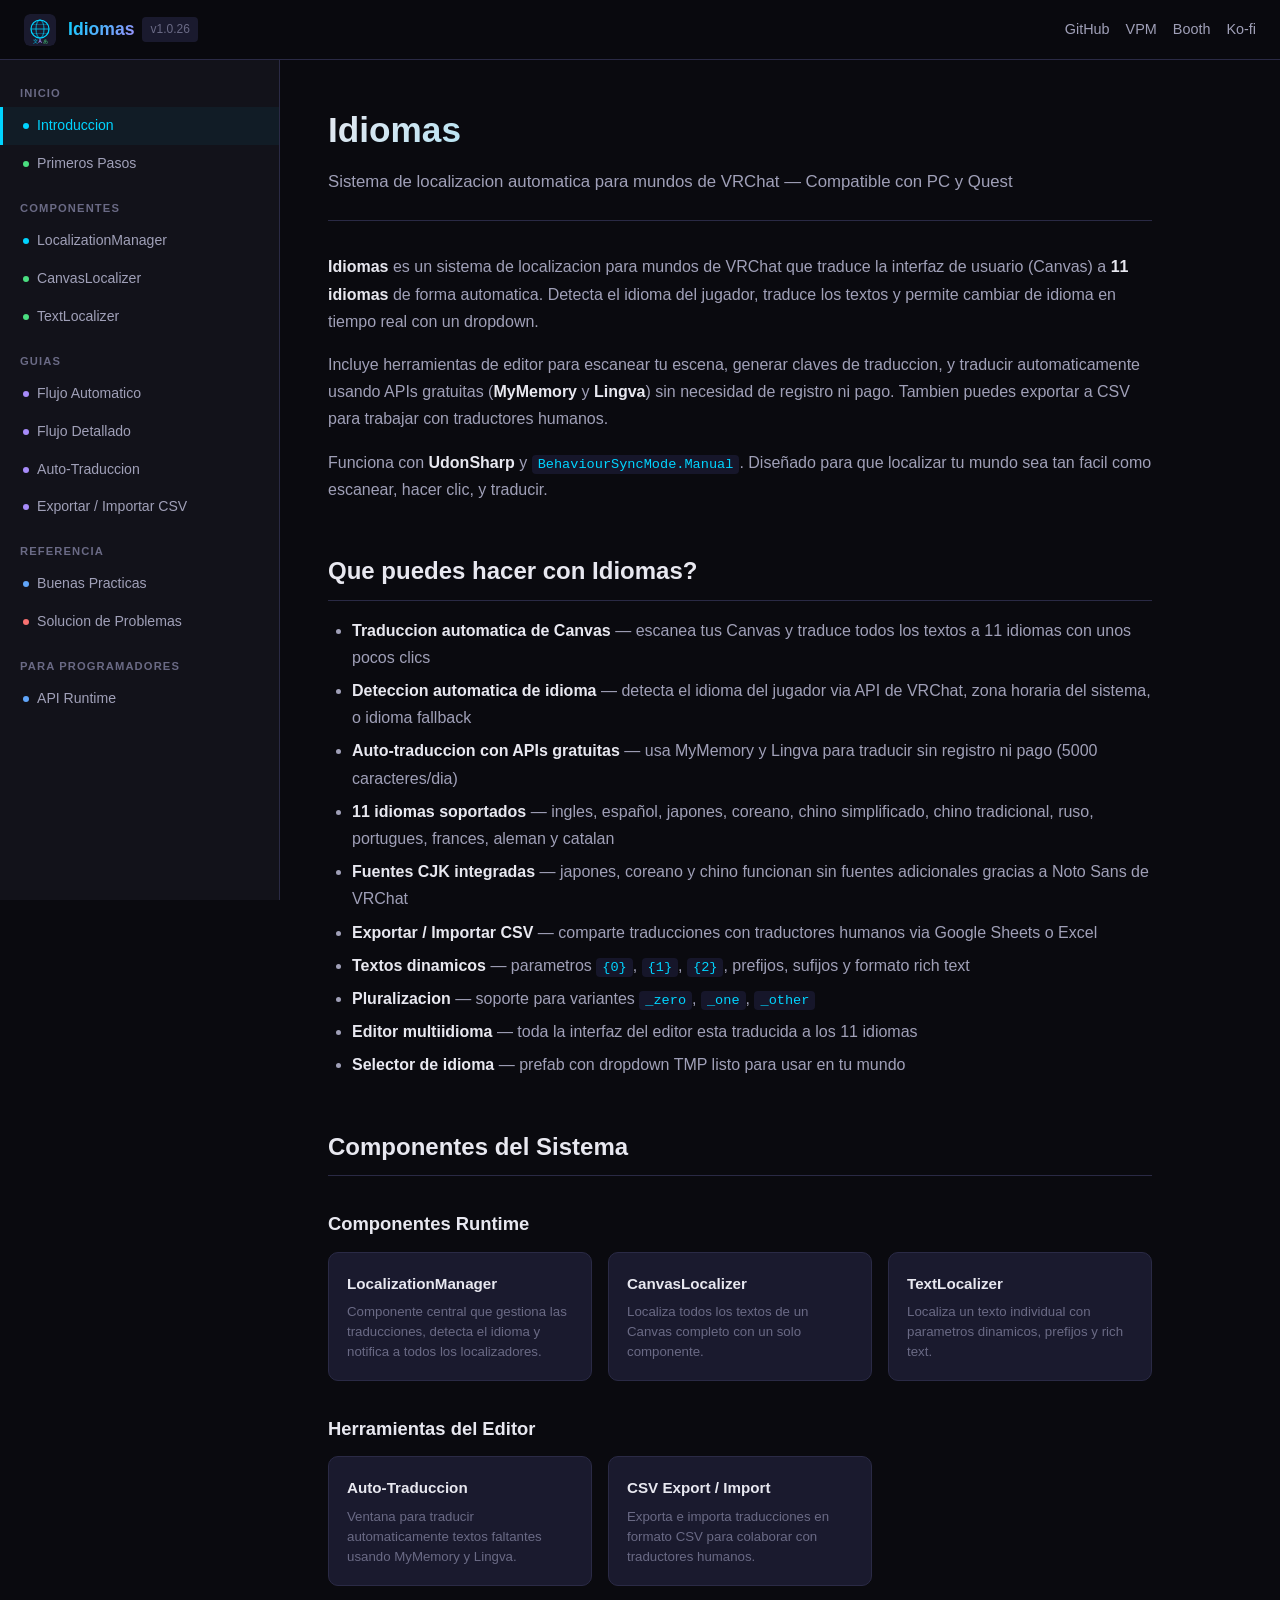
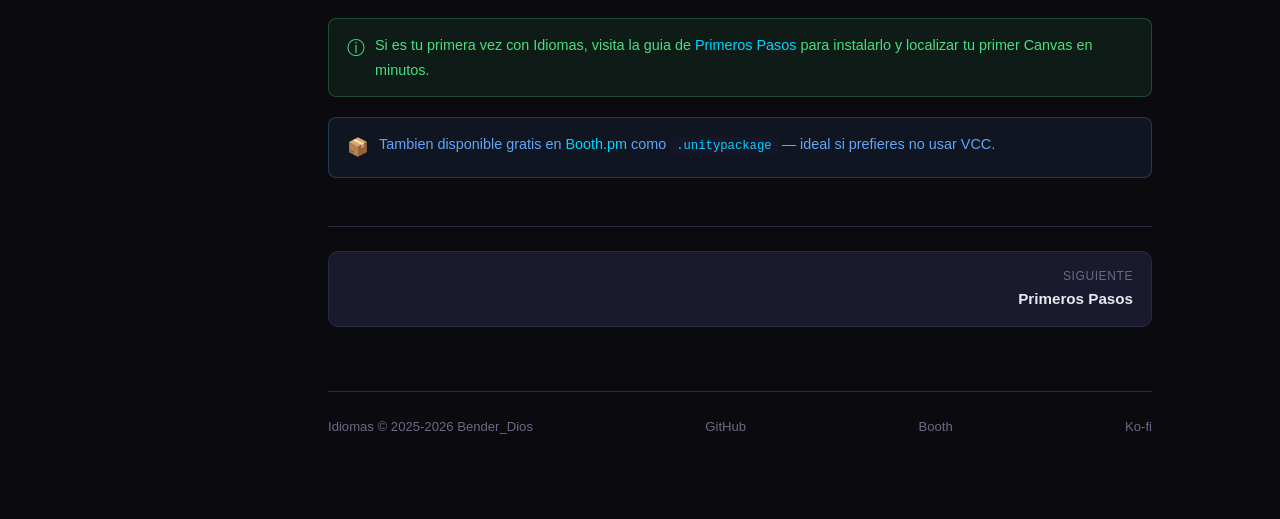
<file: index.html>
<!DOCTYPE html>
<html lang="es">
<head>
  <meta charset="UTF-8">
  <meta name="viewport" content="width=device-width, initial-scale=1.0">
  <title>Documentacion - Idiomas</title>
  <link rel="stylesheet" href="./assets/css/style.css">
  <link rel="icon" type="image/svg+xml" href="./assets/images/logo.svg">
</head>
<body>

<header class="header">
  <a href="./index.html" class="header-logo">
    <img src="./assets/images/logo.svg" alt="Idiomas"><span>Idiomas</span>
  </a>
  <span class="header-version">v1.0.26</span>
  <nav class="header-nav">
    <a href="https://github.com/emerytheec/Idiomas">GitHub</a>
    <a href="https://emerytheec.github.io/vpm-listing/">VPM</a>
    <a href="https://bender-dios.booth.pm/items/8201435">Booth</a>
    <a href="https://ko-fi.com/bender_dios">Ko-fi</a>
  </nav>
  <button class="menu-toggle">&#9776;</button>
</header>

<div class="sidebar-overlay"></div>

<aside class="sidebar">
  <div class="sidebar-section">
    <div class="sidebar-title">Inicio</div>
    <a href="./index.html" class="sidebar-link"><span class="dot dot-cyan"></span> Introduccion</a>
    <a href="./getting-started.html" class="sidebar-link"><span class="dot dot-green"></span> Primeros Pasos</a>
  </div>
  <div class="sidebar-section">
    <div class="sidebar-title">Componentes</div>
    <a href="./components/localization-manager.html" class="sidebar-link"><span class="dot dot-cyan"></span> LocalizationManager</a>
    <a href="./components/canvas-localizer.html" class="sidebar-link"><span class="dot dot-green"></span> CanvasLocalizer</a>
    <a href="./components/text-localizer.html" class="sidebar-link"><span class="dot dot-green"></span> TextLocalizer</a>
  </div>
  <div class="sidebar-section">
    <div class="sidebar-title">Guias</div>
    <a href="./guides/automatic-workflow.html" class="sidebar-link"><span class="dot dot-purple"></span> Flujo Automatico</a>
    <a href="./guides/detailed-workflow.html" class="sidebar-link"><span class="dot dot-purple"></span> Flujo Detallado</a>
    <a href="./guides/auto-translate.html" class="sidebar-link"><span class="dot dot-purple"></span> Auto-Traduccion</a>
    <a href="./guides/csv-export-import.html" class="sidebar-link"><span class="dot dot-purple"></span> Exportar / Importar CSV</a>
  </div>
  <div class="sidebar-section">
    <div class="sidebar-title">Referencia</div>
    <a href="./guides/best-practices.html" class="sidebar-link"><span class="dot dot-blue"></span> Buenas Practicas</a>
    <a href="./guides/troubleshooting.html" class="sidebar-link"><span class="dot dot-red"></span> Solucion de Problemas</a>
  </div>
  <div class="sidebar-section">
    <div class="sidebar-title">Para programadores</div>
    <a href="./api/runtime-api.html" class="sidebar-link"><span class="dot dot-blue"></span> API Runtime</a>
  </div>
</aside>

<main class="main">

  <h1>Idiomas</h1>
  <p class="page-subtitle">Sistema de localizacion automatica para mundos de VRChat &mdash; Compatible con PC y Quest</p>

  <p>
    <strong>Idiomas</strong> es un sistema de localizacion para mundos de VRChat que traduce la interfaz de usuario (Canvas) a <strong>11 idiomas</strong> de forma automatica. Detecta el idioma del jugador, traduce los textos y permite cambiar de idioma en tiempo real con un dropdown.
  </p>
  <p>
    Incluye herramientas de editor para escanear tu escena, generar claves de traduccion, y traducir automaticamente usando APIs gratuitas (<strong>MyMemory</strong> y <strong>Lingva</strong>) sin necesidad de registro ni pago. Tambien puedes exportar a CSV para trabajar con traductores humanos.
  </p>
  <p>
    Funciona con <strong>UdonSharp</strong> y <code>BehaviourSyncMode.Manual</code>. Diseñado para que localizar tu mundo sea tan facil como escanear, hacer clic, y traducir.
  </p>

  <h2>Que puedes hacer con Idiomas?</h2>
  <ul>
    <li><strong>Traduccion automatica de Canvas</strong> &mdash; escanea tus Canvas y traduce todos los textos a 11 idiomas con unos pocos clics</li>
    <li><strong>Deteccion automatica de idioma</strong> &mdash; detecta el idioma del jugador via API de VRChat, zona horaria del sistema, o idioma fallback</li>
    <li><strong>Auto-traduccion con APIs gratuitas</strong> &mdash; usa MyMemory y Lingva para traducir sin registro ni pago (5000 caracteres/dia)</li>
    <li><strong>11 idiomas soportados</strong> &mdash; ingles, español, japones, coreano, chino simplificado, chino tradicional, ruso, portugues, frances, aleman y catalan</li>
    <li><strong>Fuentes CJK integradas</strong> &mdash; japones, coreano y chino funcionan sin fuentes adicionales gracias a Noto Sans de VRChat</li>
    <li><strong>Exportar / Importar CSV</strong> &mdash; comparte traducciones con traductores humanos via Google Sheets o Excel</li>
    <li><strong>Textos dinamicos</strong> &mdash; parametros <code>{0}</code>, <code>{1}</code>, <code>{2}</code>, prefijos, sufijos y formato rich text</li>
    <li><strong>Pluralizacion</strong> &mdash; soporte para variantes <code>_zero</code>, <code>_one</code>, <code>_other</code></li>
    <li><strong>Editor multiidioma</strong> &mdash; toda la interfaz del editor esta traducida a los 11 idiomas</li>
    <li><strong>Selector de idioma</strong> &mdash; prefab con dropdown TMP listo para usar en tu mundo</li>
  </ul>

  <h2>Componentes del Sistema</h2>

  <h3>Componentes Runtime</h3>
  <div class="component-grid">
    <a href="./components/localization-manager.html" class="component-card">
      <div class="cc-name">LocalizationManager</div>
      <div class="cc-desc">Componente central que gestiona las traducciones, detecta el idioma y notifica a todos los localizadores.</div>
    </a>
    <a href="./components/canvas-localizer.html" class="component-card">
      <div class="cc-name">CanvasLocalizer</div>
      <div class="cc-desc">Localiza todos los textos de un Canvas completo con un solo componente.</div>
    </a>
    <a href="./components/text-localizer.html" class="component-card">
      <div class="cc-name">TextLocalizer</div>
      <div class="cc-desc">Localiza un texto individual con parametros dinamicos, prefijos y rich text.</div>
    </a>
  </div>

  <h3>Herramientas del Editor</h3>
  <div class="component-grid">
    <a href="./guides/auto-translate.html" class="component-card">
      <div class="cc-name">Auto-Traduccion</div>
      <div class="cc-desc">Ventana para traducir automaticamente textos faltantes usando MyMemory y Lingva.</div>
    </a>
    <a href="./guides/csv-export-import.html" class="component-card">
      <div class="cc-name">CSV Export / Import</div>
      <div class="cc-desc">Exporta e importa traducciones en formato CSV para colaborar con traductores humanos.</div>
    </a>
  </div>

  <div class="info-box tip">
    <span class="icon">&#9432;</span>
    <span>Si es tu primera vez con Idiomas, visita la guia de <a href="./getting-started.html">Primeros Pasos</a> para instalarlo y localizar tu primer Canvas en minutos.</span>
  </div>

  <div class="info-box info">
    <span class="icon">&#128230;</span>
    <span>Tambien disponible gratis en <a href="https://bender-dios.booth.pm/items/8201435">Booth.pm</a> como <code>.unitypackage</code> &mdash; ideal si prefieres no usar VCC.</span>
  </div>

  <div class="page-nav">
    <a href="./getting-started.html" class="next">
      <div class="nav-label">Siguiente</div>
      <div class="nav-title">Primeros Pasos</div>
    </a>
  </div>

  <footer class="footer">
    <span>Idiomas &copy; 2025-2026 Bender_Dios</span>
    <a href="https://github.com/emerytheec/Idiomas">GitHub</a>
    <a href="https://bender-dios.booth.pm/items/8201435">Booth</a>
    <a href="https://ko-fi.com/bender_dios">Ko-fi</a>
  </footer>
</main>

<script src="./assets/js/main.js"></script>
</body>
</html>
</file>
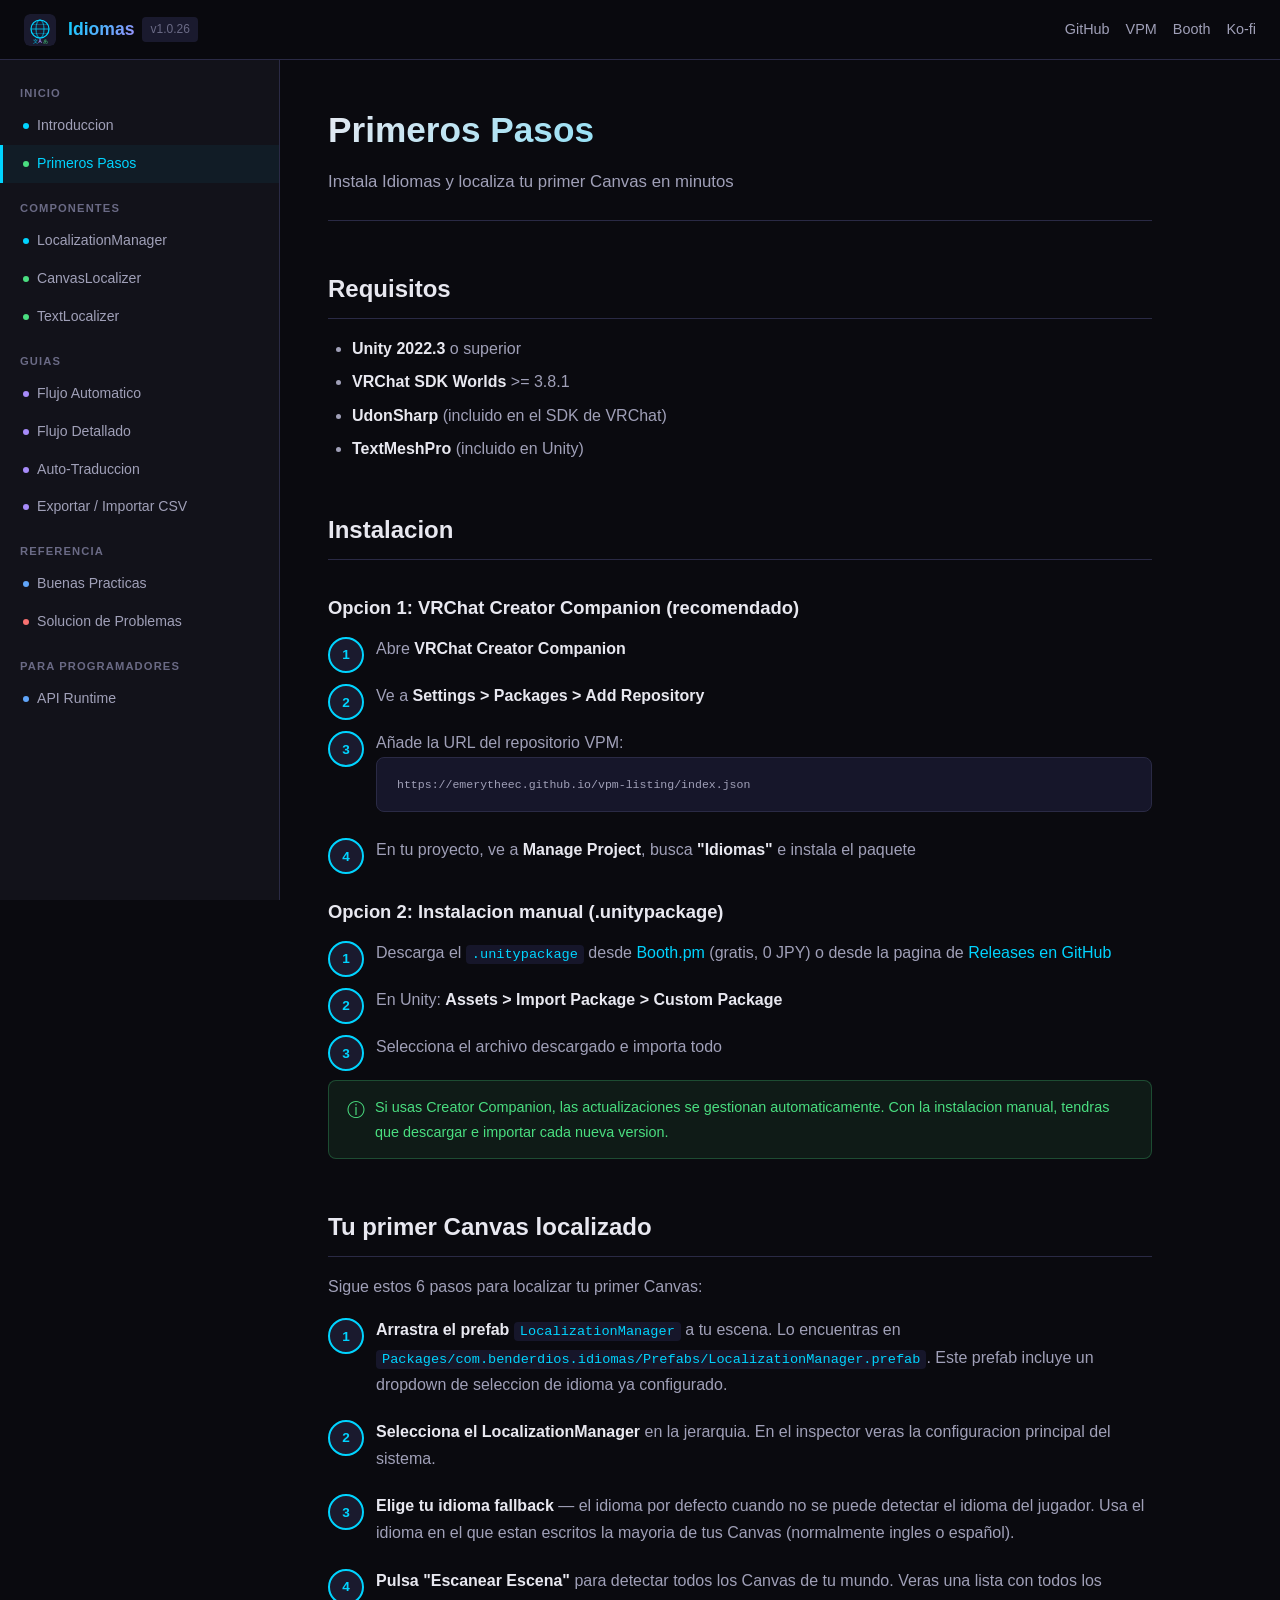
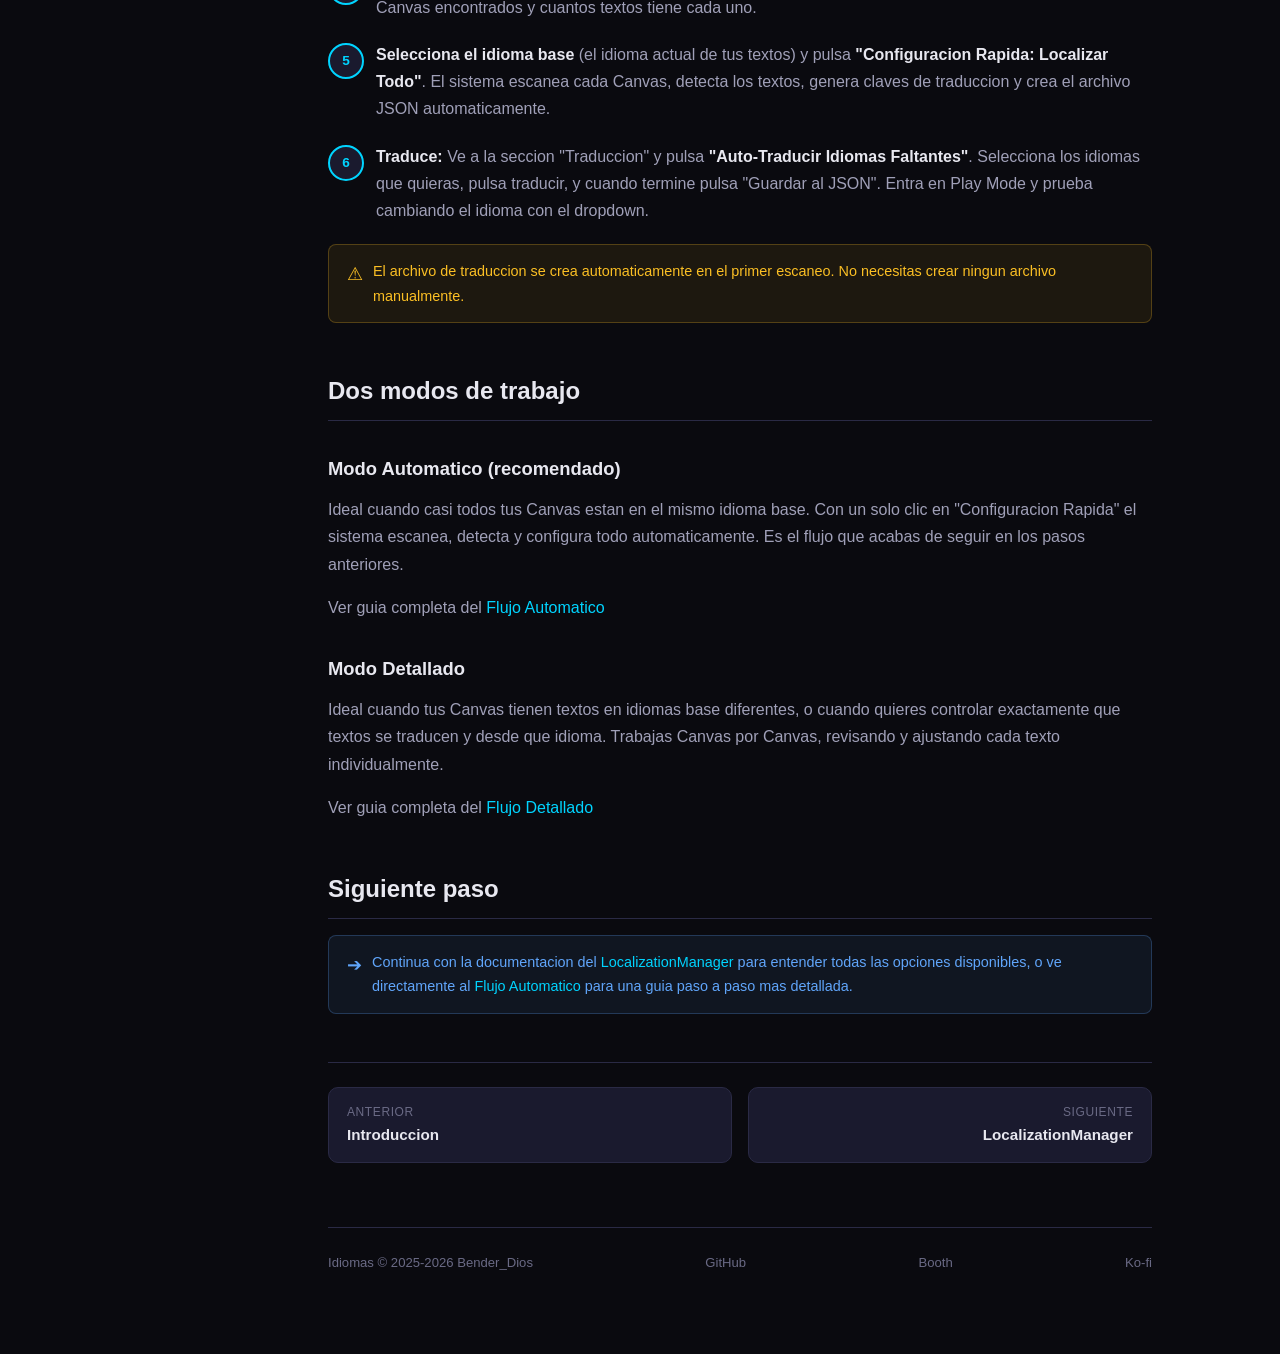
<file: getting-started.html>
<!DOCTYPE html>
<html lang="es">
<head>
  <meta charset="UTF-8">
  <meta name="viewport" content="width=device-width, initial-scale=1.0">
  <title>Primeros Pasos - Idiomas</title>
  <link rel="stylesheet" href="./assets/css/style.css">
  <link rel="icon" type="image/svg+xml" href="./assets/images/logo.svg">
</head>
<body>

<header class="header">
  <a href="./index.html" class="header-logo">
    <img src="./assets/images/logo.svg" alt="Idiomas"><span>Idiomas</span>
  </a>
  <span class="header-version">v1.0.26</span>
  <nav class="header-nav">
    <a href="https://github.com/emerytheec/Idiomas">GitHub</a>
    <a href="https://emerytheec.github.io/vpm-listing/">VPM</a>
    <a href="https://bender-dios.booth.pm/items/8201435">Booth</a>
    <a href="https://ko-fi.com/bender_dios">Ko-fi</a>
  </nav>
  <button class="menu-toggle">&#9776;</button>
</header>

<div class="sidebar-overlay"></div>

<aside class="sidebar">
  <div class="sidebar-section">
    <div class="sidebar-title">Inicio</div>
    <a href="./index.html" class="sidebar-link"><span class="dot dot-cyan"></span> Introduccion</a>
    <a href="./getting-started.html" class="sidebar-link"><span class="dot dot-green"></span> Primeros Pasos</a>
  </div>
  <div class="sidebar-section">
    <div class="sidebar-title">Componentes</div>
    <a href="./components/localization-manager.html" class="sidebar-link"><span class="dot dot-cyan"></span> LocalizationManager</a>
    <a href="./components/canvas-localizer.html" class="sidebar-link"><span class="dot dot-green"></span> CanvasLocalizer</a>
    <a href="./components/text-localizer.html" class="sidebar-link"><span class="dot dot-green"></span> TextLocalizer</a>
  </div>
  <div class="sidebar-section">
    <div class="sidebar-title">Guias</div>
    <a href="./guides/automatic-workflow.html" class="sidebar-link"><span class="dot dot-purple"></span> Flujo Automatico</a>
    <a href="./guides/detailed-workflow.html" class="sidebar-link"><span class="dot dot-purple"></span> Flujo Detallado</a>
    <a href="./guides/auto-translate.html" class="sidebar-link"><span class="dot dot-purple"></span> Auto-Traduccion</a>
    <a href="./guides/csv-export-import.html" class="sidebar-link"><span class="dot dot-purple"></span> Exportar / Importar CSV</a>
  </div>
  <div class="sidebar-section">
    <div class="sidebar-title">Referencia</div>
    <a href="./guides/best-practices.html" class="sidebar-link"><span class="dot dot-blue"></span> Buenas Practicas</a>
    <a href="./guides/troubleshooting.html" class="sidebar-link"><span class="dot dot-red"></span> Solucion de Problemas</a>
  </div>
  <div class="sidebar-section">
    <div class="sidebar-title">Para programadores</div>
    <a href="./api/runtime-api.html" class="sidebar-link"><span class="dot dot-blue"></span> API Runtime</a>
  </div>
</aside>

<main class="main">

  <h1>Primeros Pasos</h1>
  <p class="page-subtitle">Instala Idiomas y localiza tu primer Canvas en minutos</p>

  <h2>Requisitos</h2>
  <ul>
    <li><strong>Unity 2022.3</strong> o superior</li>
    <li><strong>VRChat SDK Worlds</strong> >= 3.8.1</li>
    <li><strong>UdonSharp</strong> (incluido en el SDK de VRChat)</li>
    <li><strong>TextMeshPro</strong> (incluido en Unity)</li>
  </ul>

  <h2>Instalacion</h2>

  <h3>Opcion 1: VRChat Creator Companion (recomendado)</h3>
  <ol class="steps">
    <li>Abre <strong>VRChat Creator Companion</strong></li>
    <li>Ve a <strong>Settings &gt; Packages &gt; Add Repository</strong></li>
    <li>Añade la URL del repositorio VPM:
      <pre><code>https://emerytheec.github.io/vpm-listing/index.json</code></pre>
    </li>
    <li>En tu proyecto, ve a <strong>Manage Project</strong>, busca <strong>"Idiomas"</strong> e instala el paquete</li>
  </ol>

  <h3>Opcion 2: Instalacion manual (.unitypackage)</h3>
  <ol class="steps">
    <li>Descarga el <code>.unitypackage</code> desde <a href="https://bender-dios.booth.pm/items/8201435">Booth.pm</a> (gratis, 0 JPY) o desde la pagina de <a href="https://github.com/emerytheec/Idiomas/releases">Releases en GitHub</a></li>
    <li>En Unity: <strong>Assets &gt; Import Package &gt; Custom Package</strong></li>
    <li>Selecciona el archivo descargado e importa todo</li>
  </ol>

  <div class="info-box tip">
    <span class="icon">&#9432;</span>
    <span>Si usas Creator Companion, las actualizaciones se gestionan automaticamente. Con la instalacion manual, tendras que descargar e importar cada nueva version.</span>
  </div>

  <h2>Tu primer Canvas localizado</h2>
  <p>Sigue estos 6 pasos para localizar tu primer Canvas:</p>

  <ol class="steps">
    <li><strong>Arrastra el prefab</strong> <code>LocalizationManager</code> a tu escena. Lo encuentras en <code>Packages/com.benderdios.idiomas/Prefabs/LocalizationManager.prefab</code>. Este prefab incluye un dropdown de seleccion de idioma ya configurado.</li>
    <li><strong>Selecciona el LocalizationManager</strong> en la jerarquia. En el inspector veras la configuracion principal del sistema.</li>
    <li><strong>Elige tu idioma fallback</strong> &mdash; el idioma por defecto cuando no se puede detectar el idioma del jugador. Usa el idioma en el que estan escritos la mayoria de tus Canvas (normalmente ingles o español).</li>
    <li><strong>Pulsa "Escanear Escena"</strong> para detectar todos los Canvas de tu mundo. Veras una lista con todos los Canvas encontrados y cuantos textos tiene cada uno.</li>
    <li><strong>Selecciona el idioma base</strong> (el idioma actual de tus textos) y pulsa <strong>"Configuracion Rapida: Localizar Todo"</strong>. El sistema escanea cada Canvas, detecta los textos, genera claves de traduccion y crea el archivo JSON automaticamente.</li>
    <li><strong>Traduce:</strong> Ve a la seccion "Traduccion" y pulsa <strong>"Auto-Traducir Idiomas Faltantes"</strong>. Selecciona los idiomas que quieras, pulsa traducir, y cuando termine pulsa "Guardar al JSON". Entra en Play Mode y prueba cambiando el idioma con el dropdown.</li>
  </ol>

  <div class="info-box warning">
    <span class="icon">&#9888;</span>
    <span>El archivo de traduccion se crea automaticamente en el primer escaneo. No necesitas crear ningun archivo manualmente.</span>
  </div>

  <h2>Dos modos de trabajo</h2>

  <h3>Modo Automatico (recomendado)</h3>
  <p>
    Ideal cuando casi todos tus Canvas estan en el mismo idioma base. Con un solo clic en "Configuracion Rapida" el sistema escanea, detecta y configura todo automaticamente. Es el flujo que acabas de seguir en los pasos anteriores.
  </p>
  <p>Ver guia completa del <a href="./guides/automatic-workflow.html">Flujo Automatico</a></p>

  <h3>Modo Detallado</h3>
  <p>
    Ideal cuando tus Canvas tienen textos en idiomas base diferentes, o cuando quieres controlar exactamente que textos se traducen y desde que idioma. Trabajas Canvas por Canvas, revisando y ajustando cada texto individualmente.
  </p>
  <p>Ver guia completa del <a href="./guides/detailed-workflow.html">Flujo Detallado</a></p>

  <h2>Siguiente paso</h2>
  <div class="info-box info">
    <span class="icon">&#10132;</span>
    <span>Continua con la documentacion del <a href="./components/localization-manager.html">LocalizationManager</a> para entender todas las opciones disponibles, o ve directamente al <a href="./guides/automatic-workflow.html">Flujo Automatico</a> para una guia paso a paso mas detallada.</span>
  </div>

  <div class="page-nav">
    <a href="./index.html" class="prev">
      <div class="nav-label">Anterior</div>
      <div class="nav-title">Introduccion</div>
    </a>
    <a href="./components/localization-manager.html" class="next">
      <div class="nav-label">Siguiente</div>
      <div class="nav-title">LocalizationManager</div>
    </a>
  </div>

  <footer class="footer">
    <span>Idiomas &copy; 2025-2026 Bender_Dios</span>
    <a href="https://github.com/emerytheec/Idiomas">GitHub</a>
    <a href="https://bender-dios.booth.pm/items/8201435">Booth</a>
    <a href="https://ko-fi.com/bender_dios">Ko-fi</a>
  </footer>
</main>

<script src="./assets/js/main.js"></script>
</body>
</html>
</file>
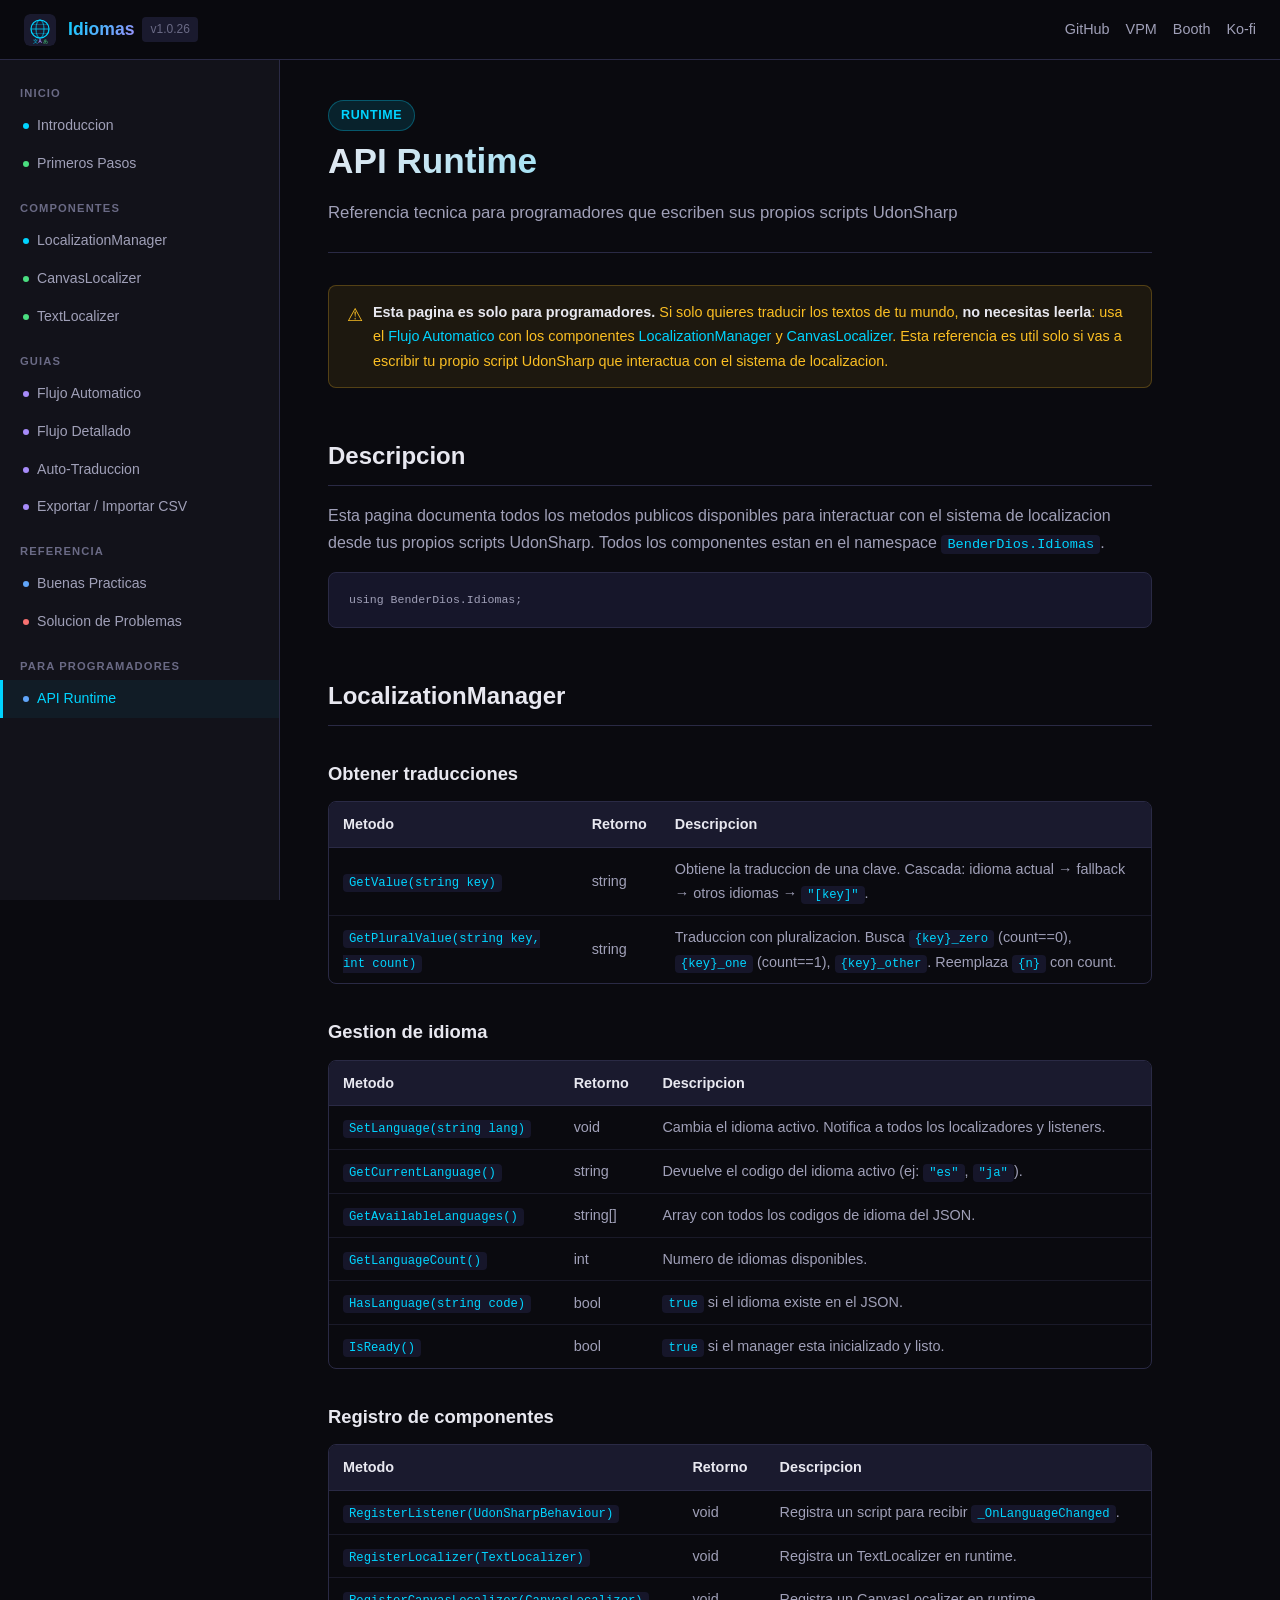
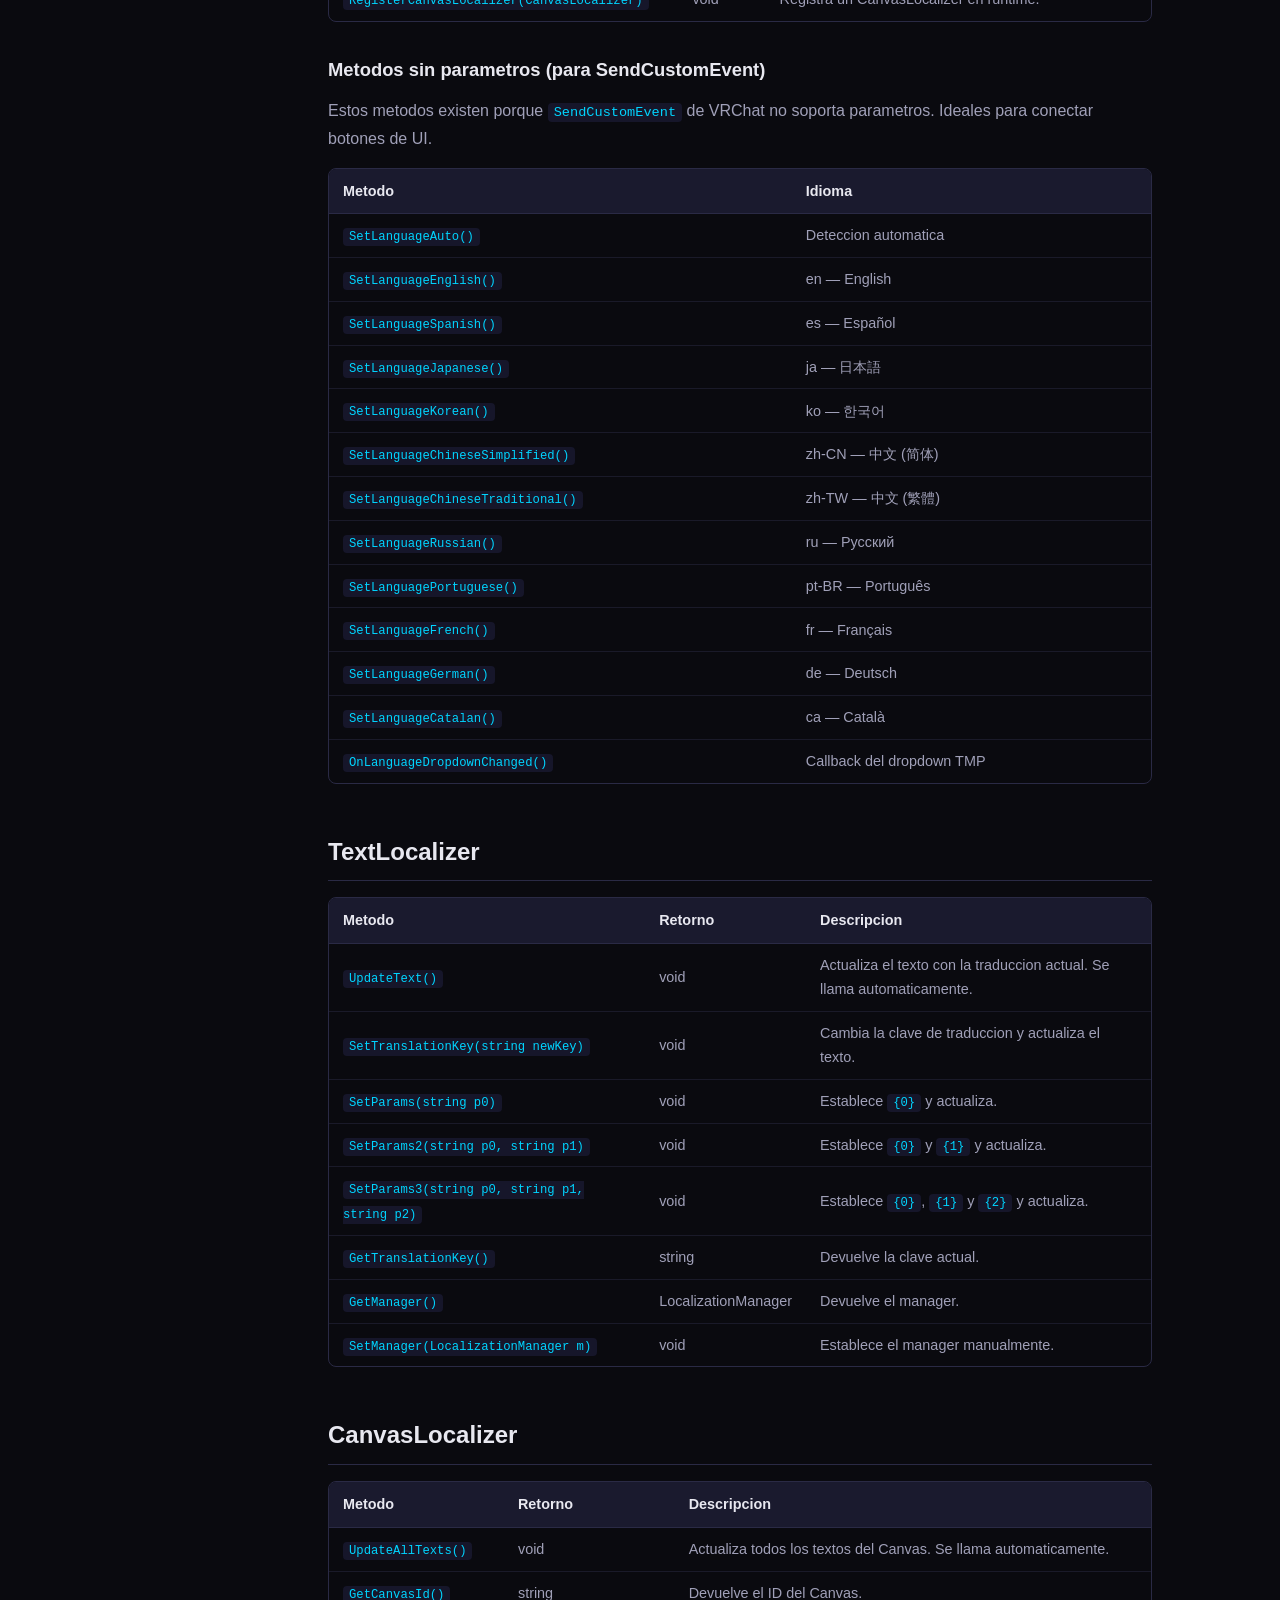
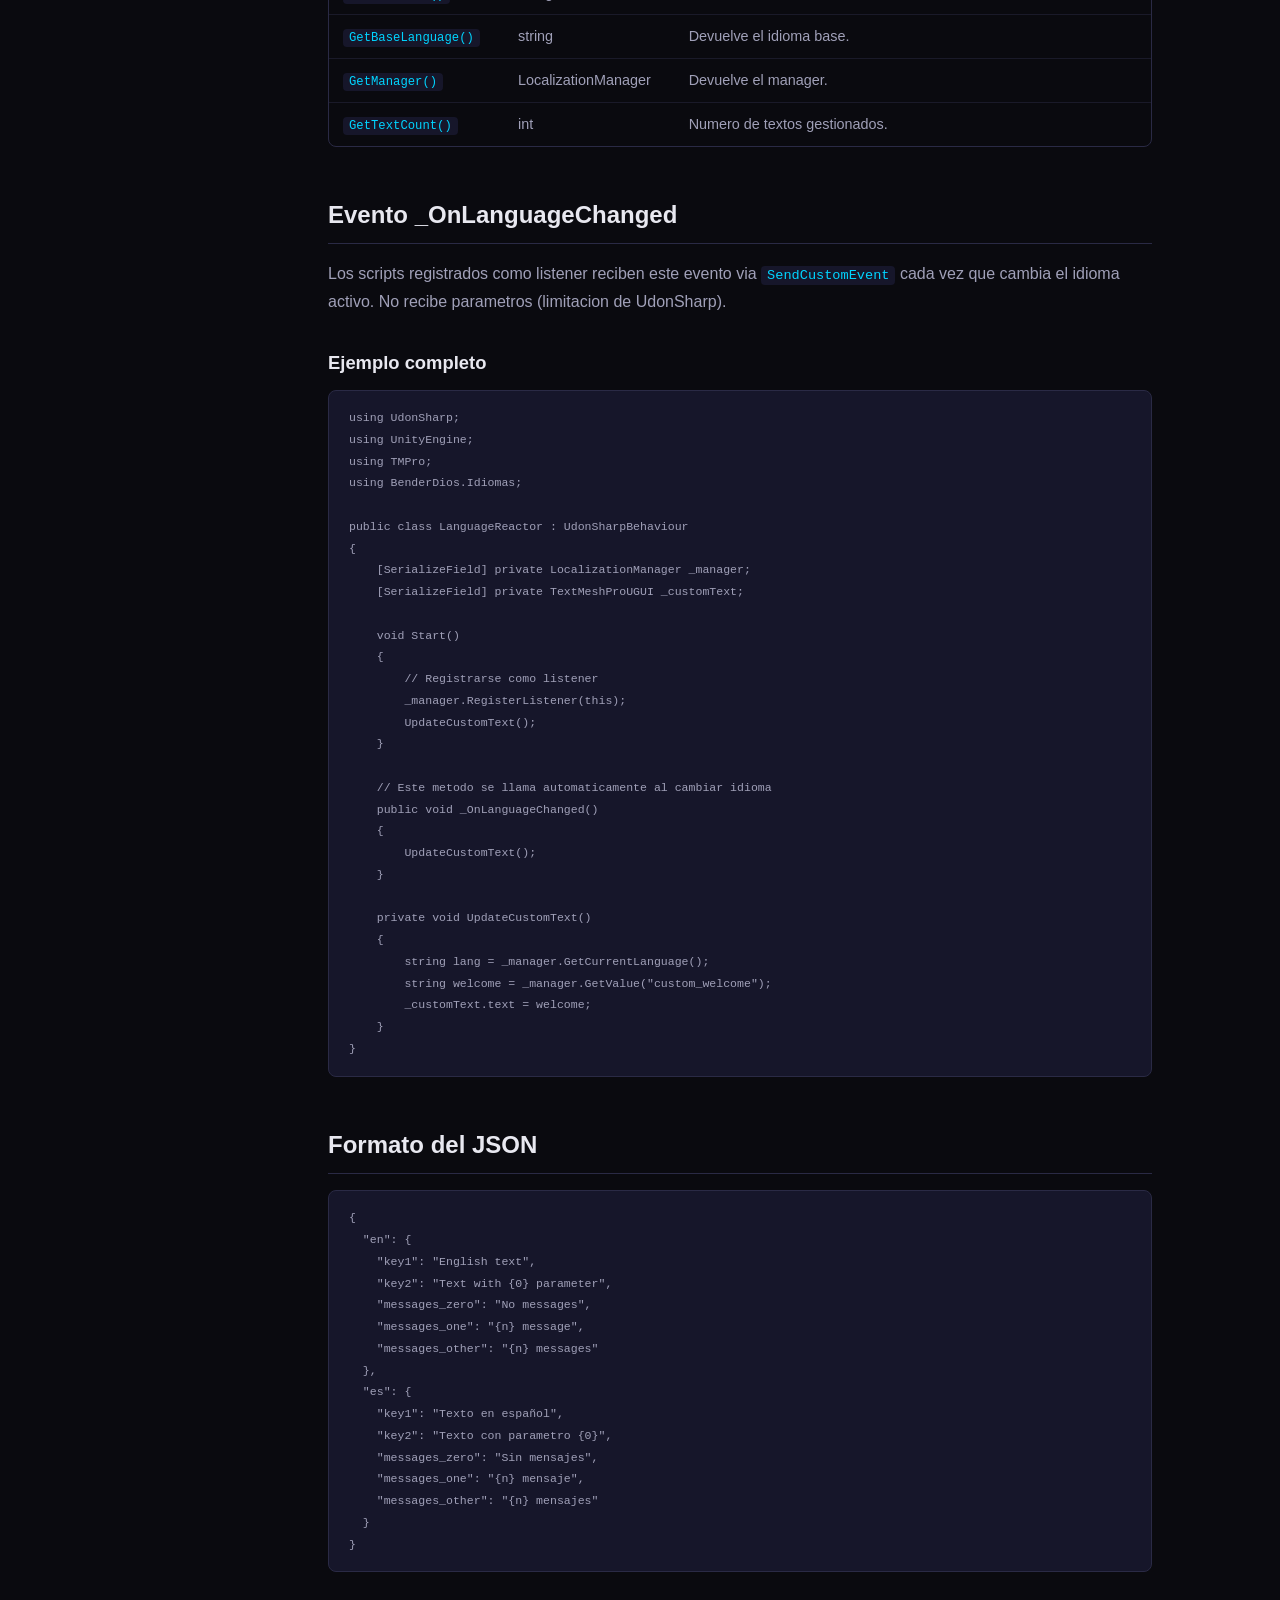
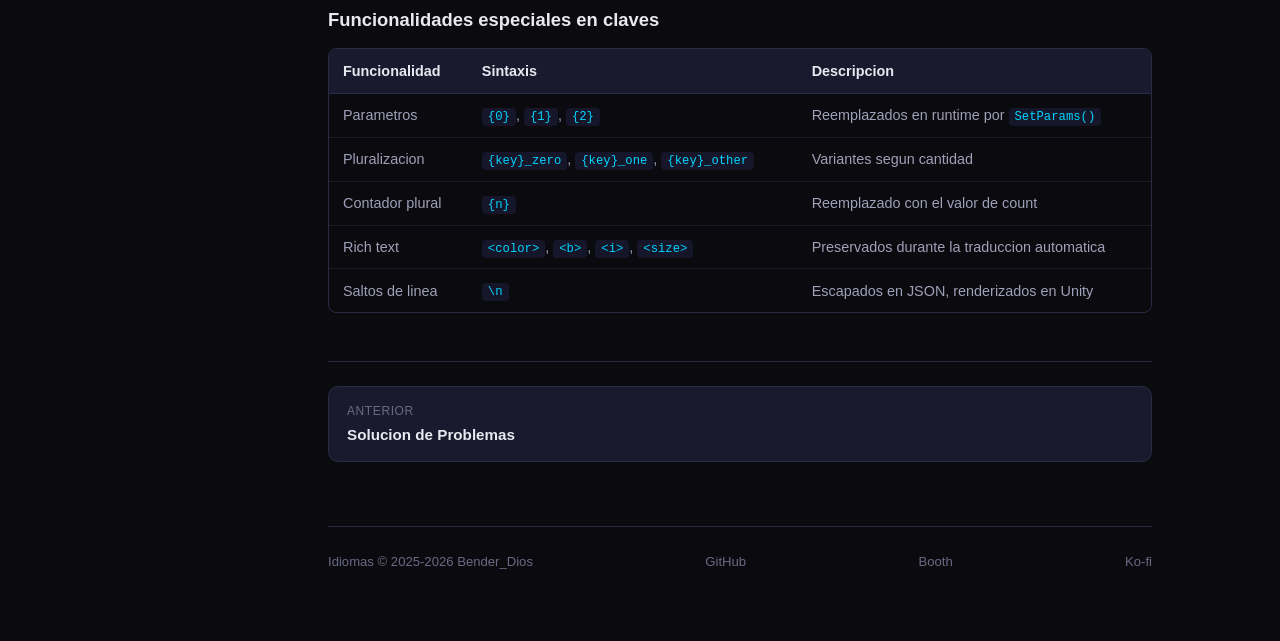
<file: api/runtime-api.html>
<!DOCTYPE html>
<html lang="es">
<head>
  <meta charset="UTF-8">
  <meta name="viewport" content="width=device-width, initial-scale=1.0">
  <title>API Runtime - Idiomas</title>
  <link rel="stylesheet" href="../assets/css/style.css">
  <link rel="icon" type="image/svg+xml" href="../assets/images/logo.svg">
</head>
<body>

<header class="header">
  <a href="../index.html" class="header-logo">
    <img src="../assets/images/logo.svg" alt="Idiomas"><span>Idiomas</span>
  </a>
  <span class="header-version">v1.0.26</span>
  <nav class="header-nav">
    <a href="https://github.com/emerytheec/Idiomas">GitHub</a>
    <a href="https://emerytheec.github.io/vpm-listing/">VPM</a>
    <a href="https://bender-dios.booth.pm/items/8201435">Booth</a>
    <a href="https://ko-fi.com/bender_dios">Ko-fi</a>
  </nav>
  <button class="menu-toggle">&#9776;</button>
</header>

<div class="sidebar-overlay"></div>

<aside class="sidebar">
  <div class="sidebar-section">
    <div class="sidebar-title">Inicio</div>
    <a href="../index.html" class="sidebar-link"><span class="dot dot-cyan"></span> Introduccion</a>
    <a href="../getting-started.html" class="sidebar-link"><span class="dot dot-green"></span> Primeros Pasos</a>
  </div>
  <div class="sidebar-section">
    <div class="sidebar-title">Componentes</div>
    <a href="../components/localization-manager.html" class="sidebar-link"><span class="dot dot-cyan"></span> LocalizationManager</a>
    <a href="../components/canvas-localizer.html" class="sidebar-link"><span class="dot dot-green"></span> CanvasLocalizer</a>
    <a href="../components/text-localizer.html" class="sidebar-link"><span class="dot dot-green"></span> TextLocalizer</a>
  </div>
  <div class="sidebar-section">
    <div class="sidebar-title">Guias</div>
    <a href="../guides/automatic-workflow.html" class="sidebar-link"><span class="dot dot-purple"></span> Flujo Automatico</a>
    <a href="../guides/detailed-workflow.html" class="sidebar-link"><span class="dot dot-purple"></span> Flujo Detallado</a>
    <a href="../guides/auto-translate.html" class="sidebar-link"><span class="dot dot-purple"></span> Auto-Traduccion</a>
    <a href="../guides/csv-export-import.html" class="sidebar-link"><span class="dot dot-purple"></span> Exportar / Importar CSV</a>
  </div>
  <div class="sidebar-section">
    <div class="sidebar-title">Referencia</div>
    <a href="../guides/best-practices.html" class="sidebar-link"><span class="dot dot-blue"></span> Buenas Practicas</a>
    <a href="../guides/troubleshooting.html" class="sidebar-link"><span class="dot dot-red"></span> Solucion de Problemas</a>
  </div>
  <div class="sidebar-section">
    <div class="sidebar-title">Para programadores</div>
    <a href="./runtime-api.html" class="sidebar-link"><span class="dot dot-blue"></span> API Runtime</a>
  </div>
</aside>

<main class="main">

  <span class="component-badge badge-runtime">Runtime</span>
  <h1>API Runtime</h1>
  <p class="page-subtitle">Referencia tecnica para programadores que escriben sus propios scripts UdonSharp</p>

  <div class="info-box warning">
    <span class="icon">&#9888;</span>
    <span><strong>Esta pagina es solo para programadores.</strong> Si solo quieres traducir los textos de tu mundo, <strong>no necesitas leerla</strong>: usa el <a href="../guides/automatic-workflow.html">Flujo Automatico</a> con los componentes <a href="../components/localization-manager.html">LocalizationManager</a> y <a href="../components/canvas-localizer.html">CanvasLocalizer</a>. Esta referencia es util solo si vas a escribir tu propio script UdonSharp que interactua con el sistema de localizacion.</span>
  </div>

  <h2>Descripcion</h2>
  <p>
    Esta pagina documenta todos los metodos publicos disponibles para interactuar con el sistema de localizacion desde tus propios scripts UdonSharp. Todos los componentes estan en el namespace <code>BenderDios.Idiomas</code>.
  </p>

  <pre><code>using BenderDios.Idiomas;</code></pre>

  <h2>LocalizationManager</h2>

  <h3>Obtener traducciones</h3>
  <div class="table-wrapper">
    <table>
      <thead>
        <tr><th>Metodo</th><th>Retorno</th><th>Descripcion</th></tr>
      </thead>
      <tbody>
        <tr>
          <td><code>GetValue(string key)</code></td>
          <td>string</td>
          <td>Obtiene la traduccion de una clave. Cascada: idioma actual &rarr; fallback &rarr; otros idiomas &rarr; <code>"[key]"</code>.</td>
        </tr>
        <tr>
          <td><code>GetPluralValue(string key, int count)</code></td>
          <td>string</td>
          <td>Traduccion con pluralizacion. Busca <code>{key}_zero</code> (count==0), <code>{key}_one</code> (count==1), <code>{key}_other</code>. Reemplaza <code>{n}</code> con count.</td>
        </tr>
      </tbody>
    </table>
  </div>

  <h3>Gestion de idioma</h3>
  <div class="table-wrapper">
    <table>
      <thead>
        <tr><th>Metodo</th><th>Retorno</th><th>Descripcion</th></tr>
      </thead>
      <tbody>
        <tr>
          <td><code>SetLanguage(string lang)</code></td>
          <td>void</td>
          <td>Cambia el idioma activo. Notifica a todos los localizadores y listeners.</td>
        </tr>
        <tr>
          <td><code>GetCurrentLanguage()</code></td>
          <td>string</td>
          <td>Devuelve el codigo del idioma activo (ej: <code>"es"</code>, <code>"ja"</code>).</td>
        </tr>
        <tr>
          <td><code>GetAvailableLanguages()</code></td>
          <td>string[]</td>
          <td>Array con todos los codigos de idioma del JSON.</td>
        </tr>
        <tr>
          <td><code>GetLanguageCount()</code></td>
          <td>int</td>
          <td>Numero de idiomas disponibles.</td>
        </tr>
        <tr>
          <td><code>HasLanguage(string code)</code></td>
          <td>bool</td>
          <td><code>true</code> si el idioma existe en el JSON.</td>
        </tr>
        <tr>
          <td><code>IsReady()</code></td>
          <td>bool</td>
          <td><code>true</code> si el manager esta inicializado y listo.</td>
        </tr>
      </tbody>
    </table>
  </div>

  <h3>Registro de componentes</h3>
  <div class="table-wrapper">
    <table>
      <thead>
        <tr><th>Metodo</th><th>Retorno</th><th>Descripcion</th></tr>
      </thead>
      <tbody>
        <tr>
          <td><code>RegisterListener(UdonSharpBehaviour)</code></td>
          <td>void</td>
          <td>Registra un script para recibir <code>_OnLanguageChanged</code>.</td>
        </tr>
        <tr>
          <td><code>RegisterLocalizer(TextLocalizer)</code></td>
          <td>void</td>
          <td>Registra un TextLocalizer en runtime.</td>
        </tr>
        <tr>
          <td><code>RegisterCanvasLocalizer(CanvasLocalizer)</code></td>
          <td>void</td>
          <td>Registra un CanvasLocalizer en runtime.</td>
        </tr>
      </tbody>
    </table>
  </div>

  <h3>Metodos sin parametros (para SendCustomEvent)</h3>
  <p>
    Estos metodos existen porque <code>SendCustomEvent</code> de VRChat no soporta parametros. Ideales para conectar botones de UI.
  </p>

  <div class="table-wrapper">
    <table>
      <thead>
        <tr><th>Metodo</th><th>Idioma</th></tr>
      </thead>
      <tbody>
        <tr><td><code>SetLanguageAuto()</code></td><td>Deteccion automatica</td></tr>
        <tr><td><code>SetLanguageEnglish()</code></td><td>en &mdash; English</td></tr>
        <tr><td><code>SetLanguageSpanish()</code></td><td>es &mdash; Español</td></tr>
        <tr><td><code>SetLanguageJapanese()</code></td><td>ja &mdash; 日本語</td></tr>
        <tr><td><code>SetLanguageKorean()</code></td><td>ko &mdash; 한국어</td></tr>
        <tr><td><code>SetLanguageChineseSimplified()</code></td><td>zh-CN &mdash; 中文 (简体)</td></tr>
        <tr><td><code>SetLanguageChineseTraditional()</code></td><td>zh-TW &mdash; 中文 (繁體)</td></tr>
        <tr><td><code>SetLanguageRussian()</code></td><td>ru &mdash; Русский</td></tr>
        <tr><td><code>SetLanguagePortuguese()</code></td><td>pt-BR &mdash; Português</td></tr>
        <tr><td><code>SetLanguageFrench()</code></td><td>fr &mdash; Français</td></tr>
        <tr><td><code>SetLanguageGerman()</code></td><td>de &mdash; Deutsch</td></tr>
        <tr><td><code>SetLanguageCatalan()</code></td><td>ca &mdash; Català</td></tr>
        <tr><td><code>OnLanguageDropdownChanged()</code></td><td>Callback del dropdown TMP</td></tr>
      </tbody>
    </table>
  </div>

  <h2>TextLocalizer</h2>

  <div class="table-wrapper">
    <table>
      <thead>
        <tr><th>Metodo</th><th>Retorno</th><th>Descripcion</th></tr>
      </thead>
      <tbody>
        <tr>
          <td><code>UpdateText()</code></td>
          <td>void</td>
          <td>Actualiza el texto con la traduccion actual. Se llama automaticamente.</td>
        </tr>
        <tr>
          <td><code>SetTranslationKey(string newKey)</code></td>
          <td>void</td>
          <td>Cambia la clave de traduccion y actualiza el texto.</td>
        </tr>
        <tr>
          <td><code>SetParams(string p0)</code></td>
          <td>void</td>
          <td>Establece <code>{0}</code> y actualiza.</td>
        </tr>
        <tr>
          <td><code>SetParams2(string p0, string p1)</code></td>
          <td>void</td>
          <td>Establece <code>{0}</code> y <code>{1}</code> y actualiza.</td>
        </tr>
        <tr>
          <td><code>SetParams3(string p0, string p1, string p2)</code></td>
          <td>void</td>
          <td>Establece <code>{0}</code>, <code>{1}</code> y <code>{2}</code> y actualiza.</td>
        </tr>
        <tr>
          <td><code>GetTranslationKey()</code></td>
          <td>string</td>
          <td>Devuelve la clave actual.</td>
        </tr>
        <tr>
          <td><code>GetManager()</code></td>
          <td>LocalizationManager</td>
          <td>Devuelve el manager.</td>
        </tr>
        <tr>
          <td><code>SetManager(LocalizationManager m)</code></td>
          <td>void</td>
          <td>Establece el manager manualmente.</td>
        </tr>
      </tbody>
    </table>
  </div>

  <h2>CanvasLocalizer</h2>

  <div class="table-wrapper">
    <table>
      <thead>
        <tr><th>Metodo</th><th>Retorno</th><th>Descripcion</th></tr>
      </thead>
      <tbody>
        <tr>
          <td><code>UpdateAllTexts()</code></td>
          <td>void</td>
          <td>Actualiza todos los textos del Canvas. Se llama automaticamente.</td>
        </tr>
        <tr>
          <td><code>GetCanvasId()</code></td>
          <td>string</td>
          <td>Devuelve el ID del Canvas.</td>
        </tr>
        <tr>
          <td><code>GetBaseLanguage()</code></td>
          <td>string</td>
          <td>Devuelve el idioma base.</td>
        </tr>
        <tr>
          <td><code>GetManager()</code></td>
          <td>LocalizationManager</td>
          <td>Devuelve el manager.</td>
        </tr>
        <tr>
          <td><code>GetTextCount()</code></td>
          <td>int</td>
          <td>Numero de textos gestionados.</td>
        </tr>
      </tbody>
    </table>
  </div>

  <h2>Evento _OnLanguageChanged</h2>
  <p>
    Los scripts registrados como listener reciben este evento via <code>SendCustomEvent</code> cada vez que cambia el idioma activo. No recibe parametros (limitacion de UdonSharp).
  </p>

  <h3>Ejemplo completo</h3>
  <pre><code>using UdonSharp;
using UnityEngine;
using TMPro;
using BenderDios.Idiomas;

public class LanguageReactor : UdonSharpBehaviour
{
    [SerializeField] private LocalizationManager _manager;
    [SerializeField] private TextMeshProUGUI _customText;

    void Start()
    {
        // Registrarse como listener
        _manager.RegisterListener(this);
        UpdateCustomText();
    }

    // Este metodo se llama automaticamente al cambiar idioma
    public void _OnLanguageChanged()
    {
        UpdateCustomText();
    }

    private void UpdateCustomText()
    {
        string lang = _manager.GetCurrentLanguage();
        string welcome = _manager.GetValue("custom_welcome");
        _customText.text = welcome;
    }
}</code></pre>

  <h2>Formato del JSON</h2>
  <pre><code>{
  "en": {
    "key1": "English text",
    "key2": "Text with {0} parameter",
    "messages_zero": "No messages",
    "messages_one": "{n} message",
    "messages_other": "{n} messages"
  },
  "es": {
    "key1": "Texto en español",
    "key2": "Texto con parametro {0}",
    "messages_zero": "Sin mensajes",
    "messages_one": "{n} mensaje",
    "messages_other": "{n} mensajes"
  }
}</code></pre>

  <h3>Funcionalidades especiales en claves</h3>
  <div class="table-wrapper">
    <table>
      <thead>
        <tr><th>Funcionalidad</th><th>Sintaxis</th><th>Descripcion</th></tr>
      </thead>
      <tbody>
        <tr>
          <td>Parametros</td>
          <td><code>{0}</code>, <code>{1}</code>, <code>{2}</code></td>
          <td>Reemplazados en runtime por <code>SetParams()</code></td>
        </tr>
        <tr>
          <td>Pluralizacion</td>
          <td><code>{key}_zero</code>, <code>{key}_one</code>, <code>{key}_other</code></td>
          <td>Variantes segun cantidad</td>
        </tr>
        <tr>
          <td>Contador plural</td>
          <td><code>{n}</code></td>
          <td>Reemplazado con el valor de count</td>
        </tr>
        <tr>
          <td>Rich text</td>
          <td><code>&lt;color&gt;</code>, <code>&lt;b&gt;</code>, <code>&lt;i&gt;</code>, <code>&lt;size&gt;</code></td>
          <td>Preservados durante la traduccion automatica</td>
        </tr>
        <tr>
          <td>Saltos de linea</td>
          <td><code>\n</code></td>
          <td>Escapados en JSON, renderizados en Unity</td>
        </tr>
      </tbody>
    </table>
  </div>

  <div class="page-nav">
    <a href="../guides/troubleshooting.html" class="prev">
      <div class="nav-label">Anterior</div>
      <div class="nav-title">Solucion de Problemas</div>
    </a>
  </div>

  <footer class="footer">
    <span>Idiomas &copy; 2025-2026 Bender_Dios</span>
    <a href="https://github.com/emerytheec/Idiomas">GitHub</a>
    <a href="https://bender-dios.booth.pm/items/8201435">Booth</a>
    <a href="https://ko-fi.com/bender_dios">Ko-fi</a>
  </footer>
</main>

<script src="../assets/js/main.js"></script>
</body>
</html>
</file>
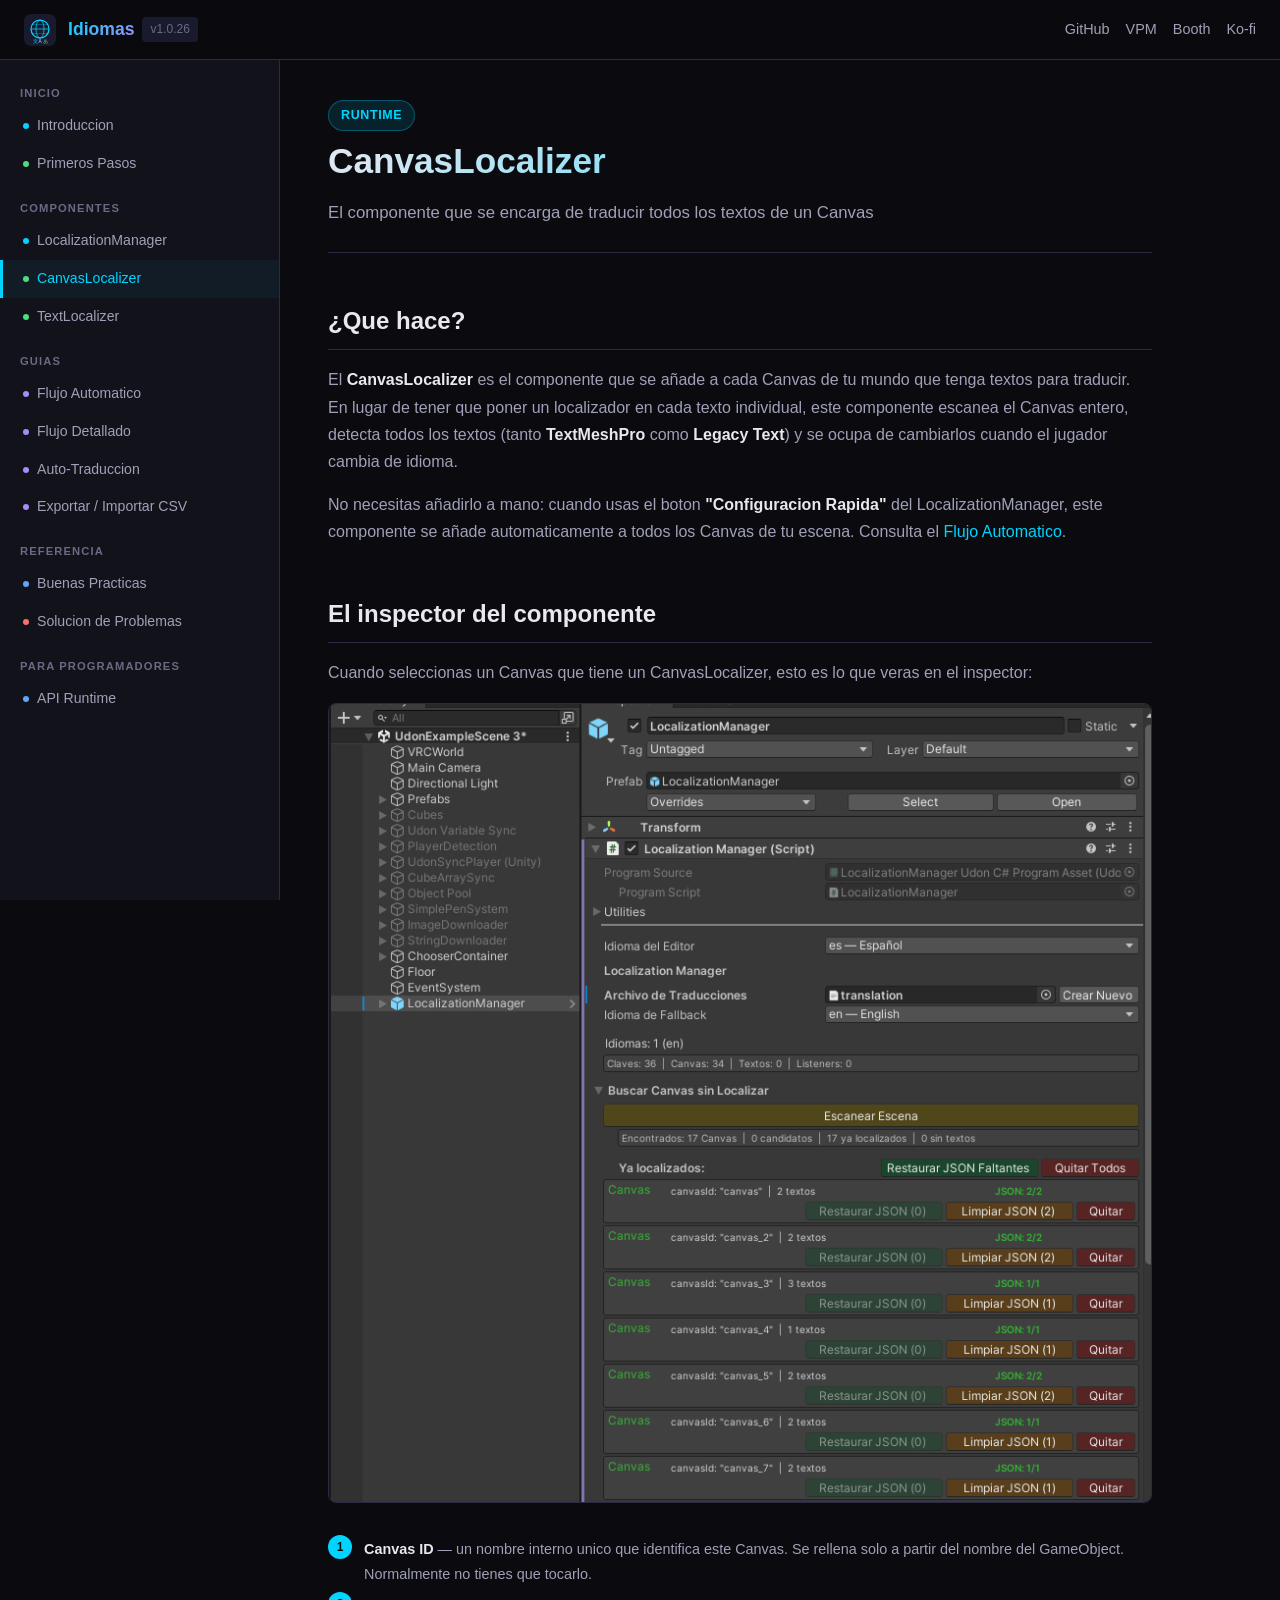
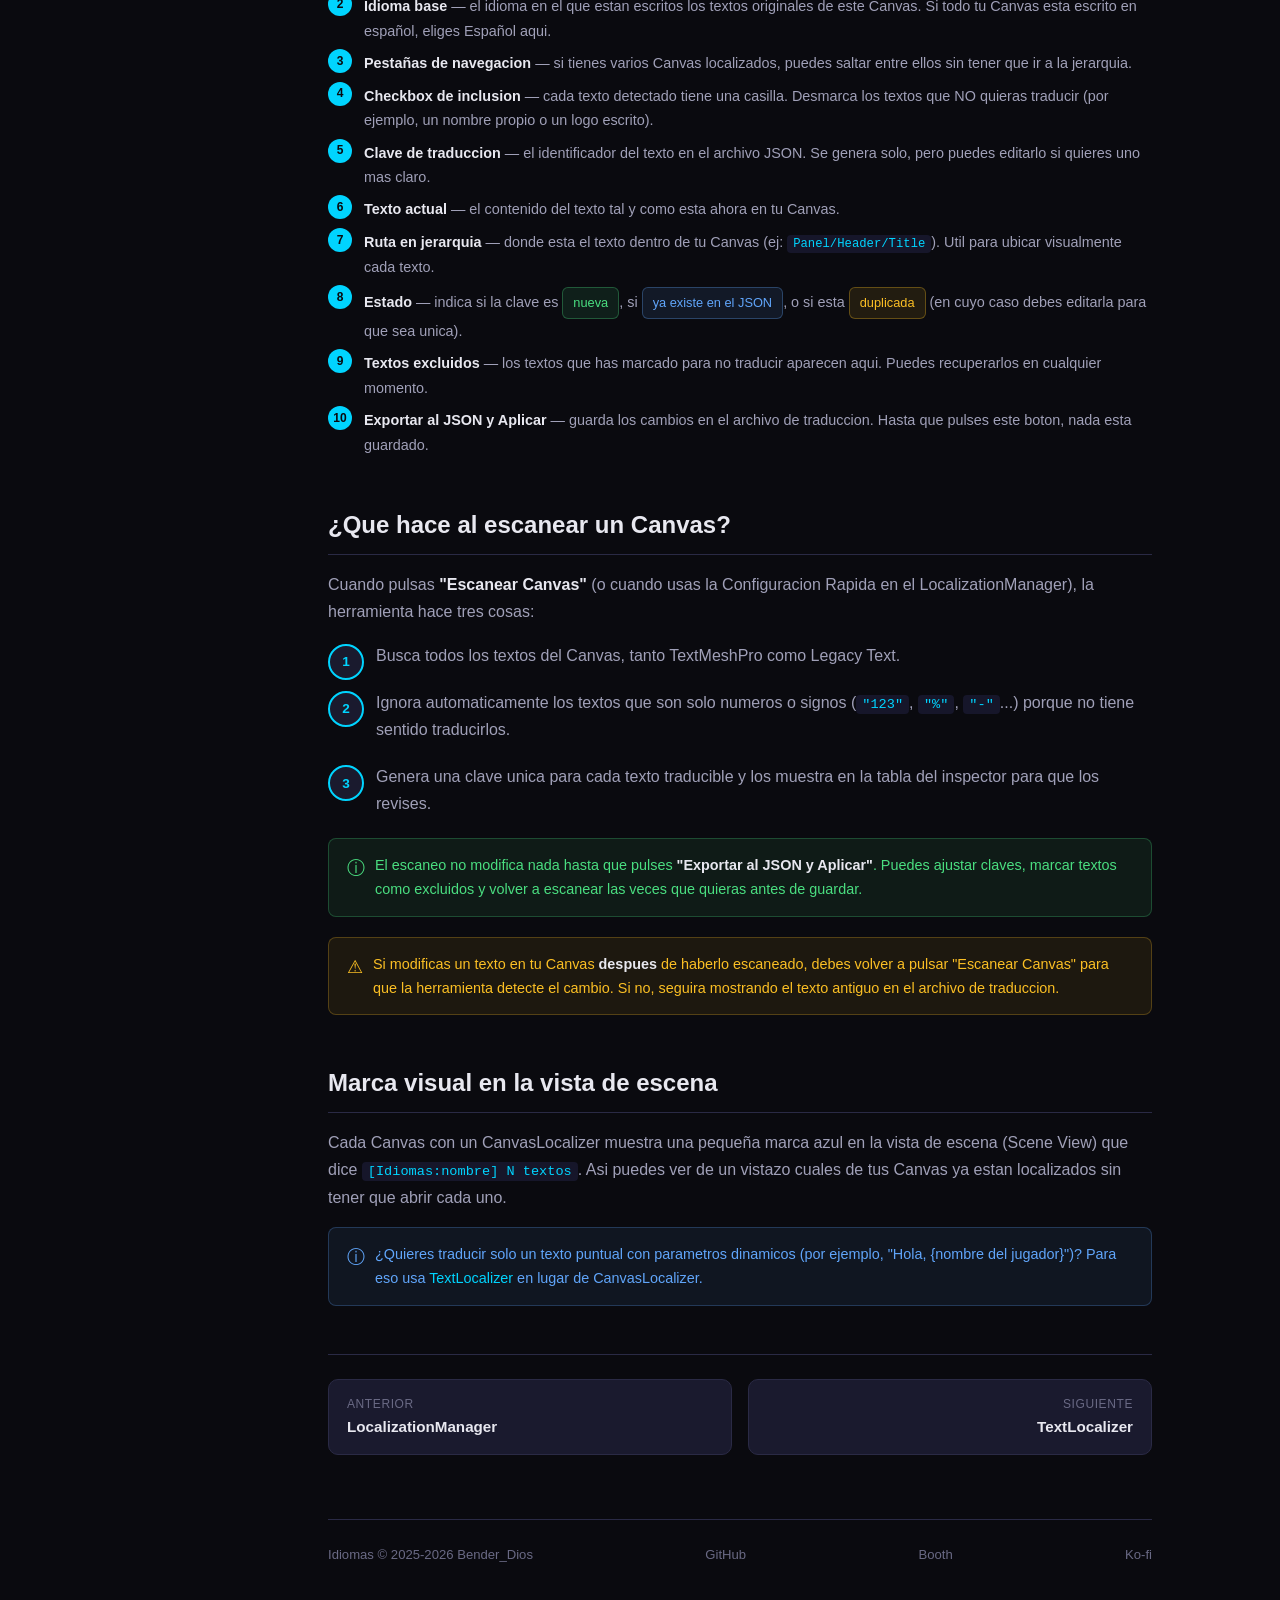
<file: components/canvas-localizer.html>
<!DOCTYPE html>
<html lang="es">
<head>
  <meta charset="UTF-8">
  <meta name="viewport" content="width=device-width, initial-scale=1.0">
  <title>CanvasLocalizer - Idiomas</title>
  <link rel="stylesheet" href="../assets/css/style.css">
  <link rel="icon" type="image/svg+xml" href="../assets/images/logo.svg">
</head>
<body>

<header class="header">
  <a href="../index.html" class="header-logo">
    <img src="../assets/images/logo.svg" alt="Idiomas"><span>Idiomas</span>
  </a>
  <span class="header-version">v1.0.26</span>
  <nav class="header-nav">
    <a href="https://github.com/emerytheec/Idiomas">GitHub</a>
    <a href="https://emerytheec.github.io/vpm-listing/">VPM</a>
    <a href="https://bender-dios.booth.pm/items/8201435">Booth</a>
    <a href="https://ko-fi.com/bender_dios">Ko-fi</a>
  </nav>
  <button class="menu-toggle">&#9776;</button>
</header>

<div class="sidebar-overlay"></div>

<aside class="sidebar">
  <div class="sidebar-section">
    <div class="sidebar-title">Inicio</div>
    <a href="../index.html" class="sidebar-link"><span class="dot dot-cyan"></span> Introduccion</a>
    <a href="../getting-started.html" class="sidebar-link"><span class="dot dot-green"></span> Primeros Pasos</a>
  </div>
  <div class="sidebar-section">
    <div class="sidebar-title">Componentes</div>
    <a href="./localization-manager.html" class="sidebar-link"><span class="dot dot-cyan"></span> LocalizationManager</a>
    <a href="./canvas-localizer.html" class="sidebar-link"><span class="dot dot-green"></span> CanvasLocalizer</a>
    <a href="./text-localizer.html" class="sidebar-link"><span class="dot dot-green"></span> TextLocalizer</a>
  </div>
  <div class="sidebar-section">
    <div class="sidebar-title">Guias</div>
    <a href="../guides/automatic-workflow.html" class="sidebar-link"><span class="dot dot-purple"></span> Flujo Automatico</a>
    <a href="../guides/detailed-workflow.html" class="sidebar-link"><span class="dot dot-purple"></span> Flujo Detallado</a>
    <a href="../guides/auto-translate.html" class="sidebar-link"><span class="dot dot-purple"></span> Auto-Traduccion</a>
    <a href="../guides/csv-export-import.html" class="sidebar-link"><span class="dot dot-purple"></span> Exportar / Importar CSV</a>
  </div>
  <div class="sidebar-section">
    <div class="sidebar-title">Referencia</div>
    <a href="../guides/best-practices.html" class="sidebar-link"><span class="dot dot-blue"></span> Buenas Practicas</a>
    <a href="../guides/troubleshooting.html" class="sidebar-link"><span class="dot dot-red"></span> Solucion de Problemas</a>
  </div>
  <div class="sidebar-section">
    <div class="sidebar-title">Para programadores</div>
    <a href="../api/runtime-api.html" class="sidebar-link"><span class="dot dot-blue"></span> API Runtime</a>
  </div>
</aside>

<main class="main">

  <span class="component-badge badge-runtime">Runtime</span>
  <h1>CanvasLocalizer</h1>
  <p class="page-subtitle">El componente que se encarga de traducir todos los textos de un Canvas</p>

  <h2>¿Que hace?</h2>
  <p>
    El <strong>CanvasLocalizer</strong> es el componente que se añade a cada Canvas de tu mundo que tenga textos para traducir. En lugar de tener que poner un localizador en cada texto individual, este componente escanea el Canvas entero, detecta todos los textos (tanto <strong>TextMeshPro</strong> como <strong>Legacy Text</strong>) y se ocupa de cambiarlos cuando el jugador cambia de idioma.
  </p>
  <p>
    No necesitas añadirlo a mano: cuando usas el boton <strong>"Configuracion Rapida"</strong> del LocalizationManager, este componente se añade automaticamente a todos los Canvas de tu escena. Consulta el <a href="../guides/automatic-workflow.html">Flujo Automatico</a>.
  </p>

  <h2>El inspector del componente</h2>
  <p>
    Cuando seleccionas un Canvas que tiene un CanvasLocalizer, esto es lo que veras en el inspector:
  </p>

  <div class="screenshot-container">
    <img src="../assets/images/screenshots/cl-scan-results.png" alt="Inspector CanvasLocalizer">
  </div>

  <div class="annotation-list">
    <span class="annotation-number">1</span>
    <span class="annotation-text"><strong>Canvas ID</strong> &mdash; un nombre interno unico que identifica este Canvas. Se rellena solo a partir del nombre del GameObject. Normalmente no tienes que tocarlo.</span>
    <span class="annotation-number">2</span>
    <span class="annotation-text"><strong>Idioma base</strong> &mdash; el idioma en el que estan escritos los textos originales de este Canvas. Si todo tu Canvas esta escrito en español, eliges Español aqui.</span>
    <span class="annotation-number">3</span>
    <span class="annotation-text"><strong>Pestañas de navegacion</strong> &mdash; si tienes varios Canvas localizados, puedes saltar entre ellos sin tener que ir a la jerarquia.</span>
    <span class="annotation-number">4</span>
    <span class="annotation-text"><strong>Checkbox de inclusion</strong> &mdash; cada texto detectado tiene una casilla. Desmarca los textos que NO quieras traducir (por ejemplo, un nombre propio o un logo escrito).</span>
    <span class="annotation-number">5</span>
    <span class="annotation-text"><strong>Clave de traduccion</strong> &mdash; el identificador del texto en el archivo JSON. Se genera solo, pero puedes editarlo si quieres uno mas claro.</span>
    <span class="annotation-number">6</span>
    <span class="annotation-text"><strong>Texto actual</strong> &mdash; el contenido del texto tal y como esta ahora en tu Canvas.</span>
    <span class="annotation-number">7</span>
    <span class="annotation-text"><strong>Ruta en jerarquia</strong> &mdash; donde esta el texto dentro de tu Canvas (ej: <code>Panel/Header/Title</code>). Util para ubicar visualmente cada texto.</span>
    <span class="annotation-number">8</span>
    <span class="annotation-text"><strong>Estado</strong> &mdash; indica si la clave es <span class="btn-ref btn-green">nueva</span>, si <span class="btn-ref btn-blue">ya existe en el JSON</span>, o si esta <span class="btn-ref btn-yellow">duplicada</span> (en cuyo caso debes editarla para que sea unica).</span>
    <span class="annotation-number">9</span>
    <span class="annotation-text"><strong>Textos excluidos</strong> &mdash; los textos que has marcado para no traducir aparecen aqui. Puedes recuperarlos en cualquier momento.</span>
    <span class="annotation-number">10</span>
    <span class="annotation-text"><strong>Exportar al JSON y Aplicar</strong> &mdash; guarda los cambios en el archivo de traduccion. Hasta que pulses este boton, nada esta guardado.</span>
  </div>

  <h2>¿Que hace al escanear un Canvas?</h2>
  <p>
    Cuando pulsas <strong>"Escanear Canvas"</strong> (o cuando usas la Configuracion Rapida en el LocalizationManager), la herramienta hace tres cosas:
  </p>
  <ol class="steps">
    <li>Busca todos los textos del Canvas, tanto TextMeshPro como Legacy Text.</li>
    <li>Ignora automaticamente los textos que son solo numeros o signos (<code>"123"</code>, <code>"%"</code>, <code>"-"</code>...) porque no tiene sentido traducirlos.</li>
    <li>Genera una clave unica para cada texto traducible y los muestra en la tabla del inspector para que los revises.</li>
  </ol>

  <div class="info-box tip">
    <span class="icon">&#9432;</span>
    <span>El escaneo no modifica nada hasta que pulses <strong>"Exportar al JSON y Aplicar"</strong>. Puedes ajustar claves, marcar textos como excluidos y volver a escanear las veces que quieras antes de guardar.</span>
  </div>

  <div class="info-box warning">
    <span class="icon">&#9888;</span>
    <span>Si modificas un texto en tu Canvas <strong>despues</strong> de haberlo escaneado, debes volver a pulsar "Escanear Canvas" para que la herramienta detecte el cambio. Si no, seguira mostrando el texto antiguo en el archivo de traduccion.</span>
  </div>

  <h2>Marca visual en la vista de escena</h2>
  <p>
    Cada Canvas con un CanvasLocalizer muestra una pequeña marca azul en la vista de escena (Scene View) que dice <code>[Idiomas:nombre] N textos</code>. Asi puedes ver de un vistazo cuales de tus Canvas ya estan localizados sin tener que abrir cada uno.
  </p>

  <div class="info-box info">
    <span class="icon">&#9432;</span>
    <span>¿Quieres traducir solo un texto puntual con parametros dinamicos (por ejemplo, "Hola, {nombre del jugador}")? Para eso usa <a href="./text-localizer.html">TextLocalizer</a> en lugar de CanvasLocalizer.</span>
  </div>

  <div class="page-nav">
    <a href="./localization-manager.html" class="prev">
      <div class="nav-label">Anterior</div>
      <div class="nav-title">LocalizationManager</div>
    </a>
    <a href="./text-localizer.html" class="next">
      <div class="nav-label">Siguiente</div>
      <div class="nav-title">TextLocalizer</div>
    </a>
  </div>

  <footer class="footer">
    <span>Idiomas &copy; 2025-2026 Bender_Dios</span>
    <a href="https://github.com/emerytheec/Idiomas">GitHub</a>
    <a href="https://bender-dios.booth.pm/items/8201435">Booth</a>
    <a href="https://ko-fi.com/bender_dios">Ko-fi</a>
  </footer>
</main>

<script src="../assets/js/main.js"></script>
</body>
</html>
</file>
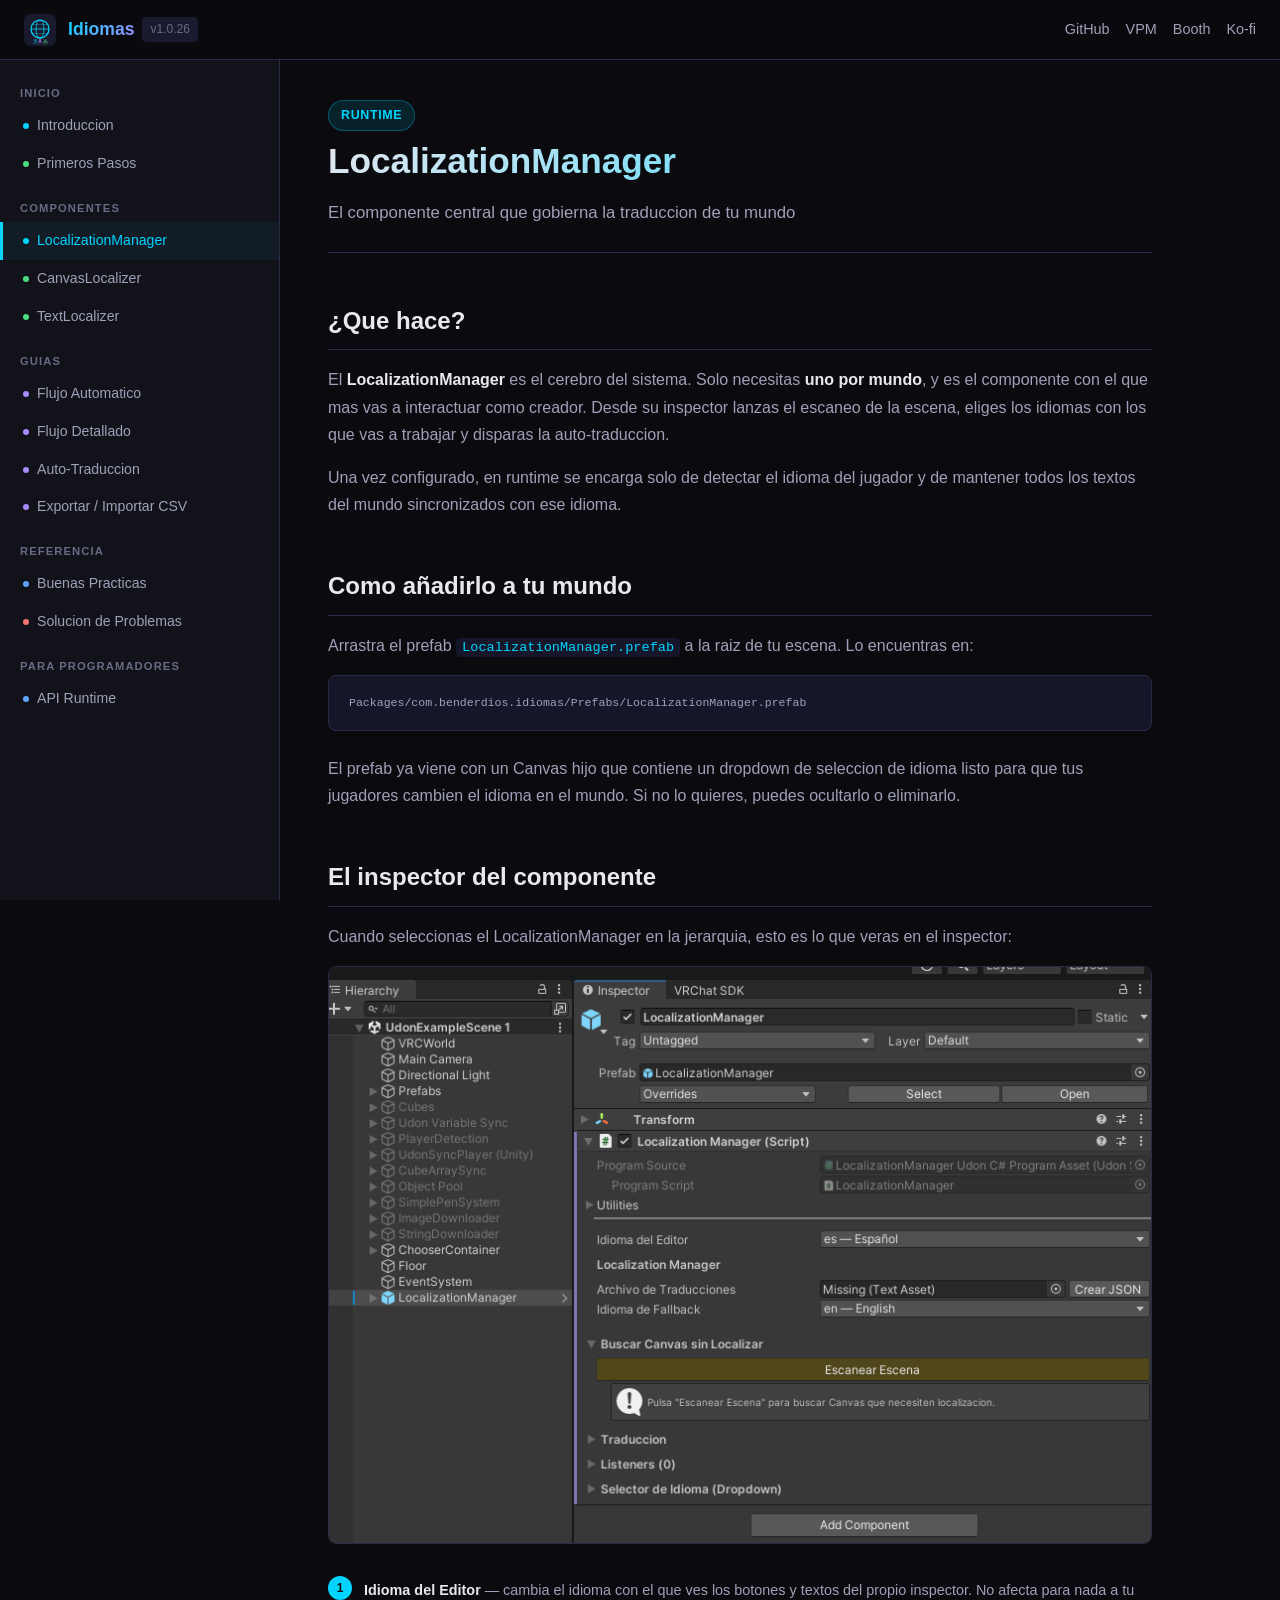
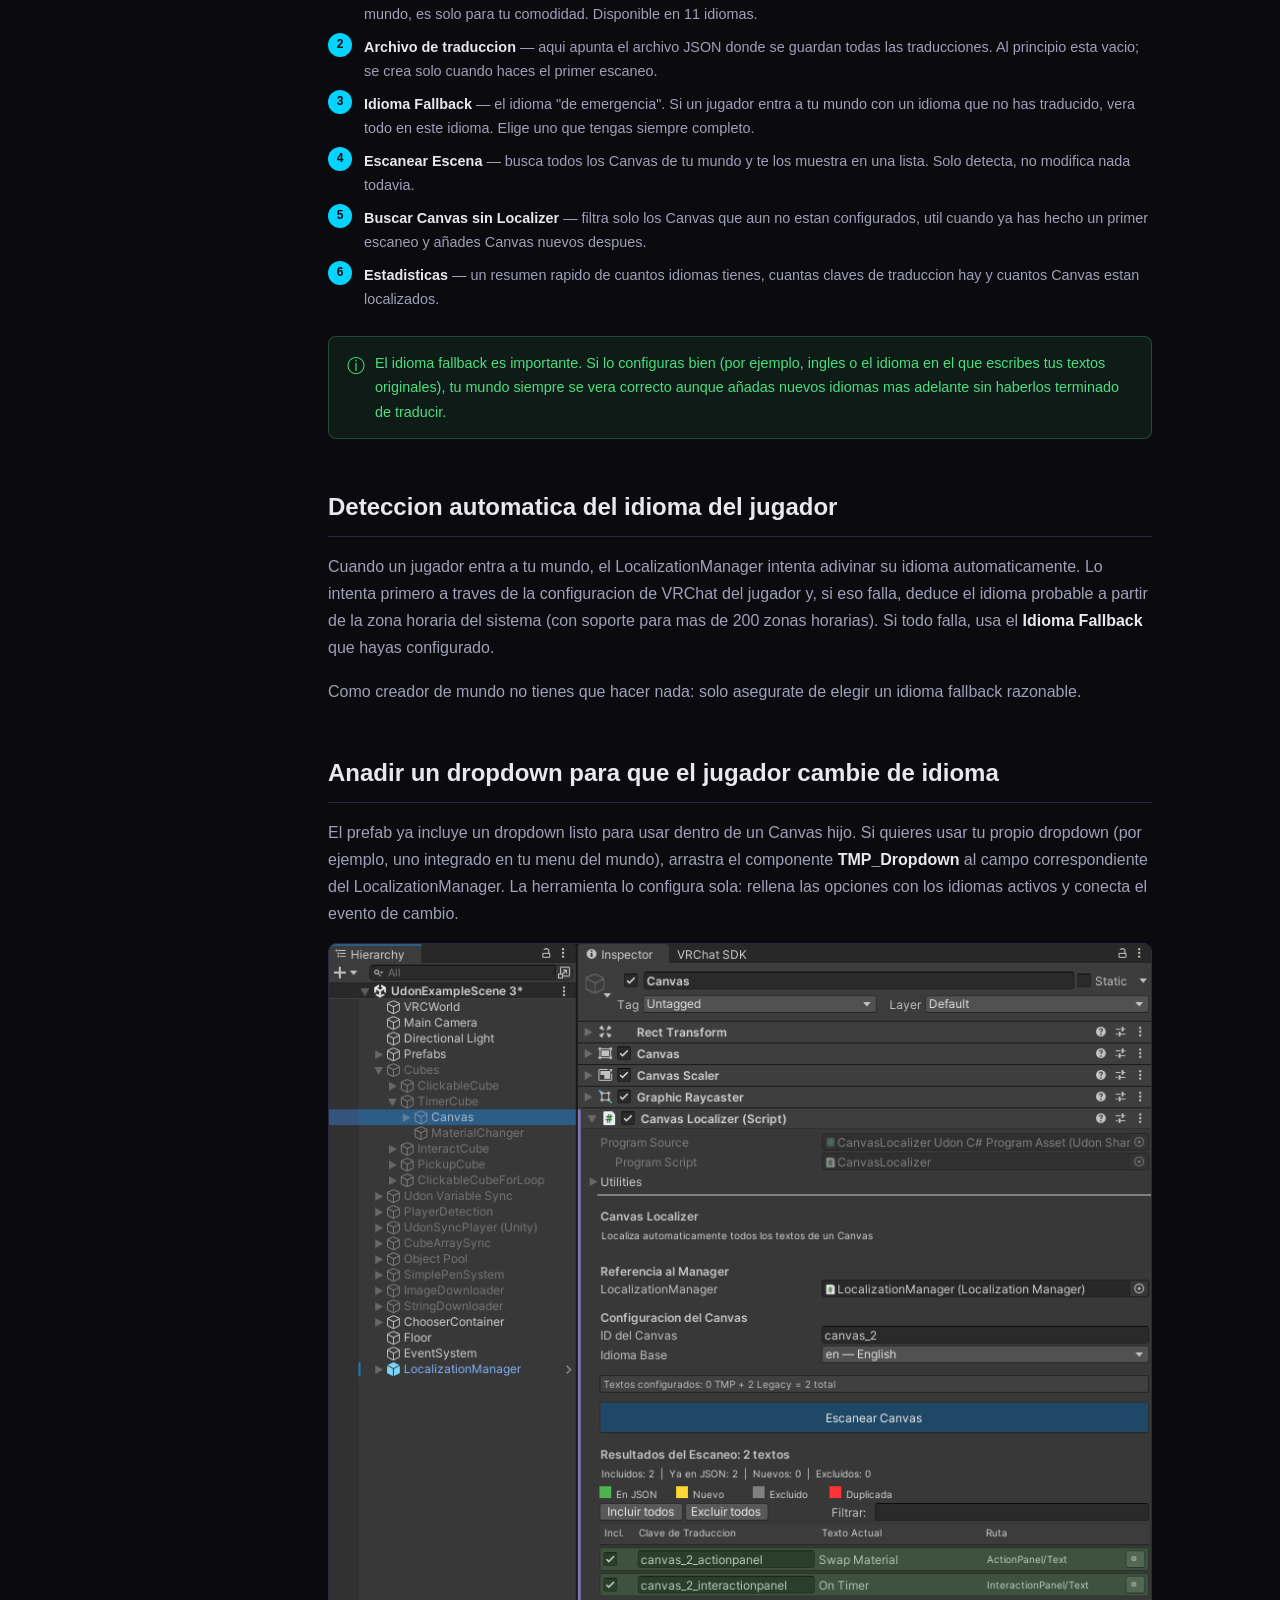
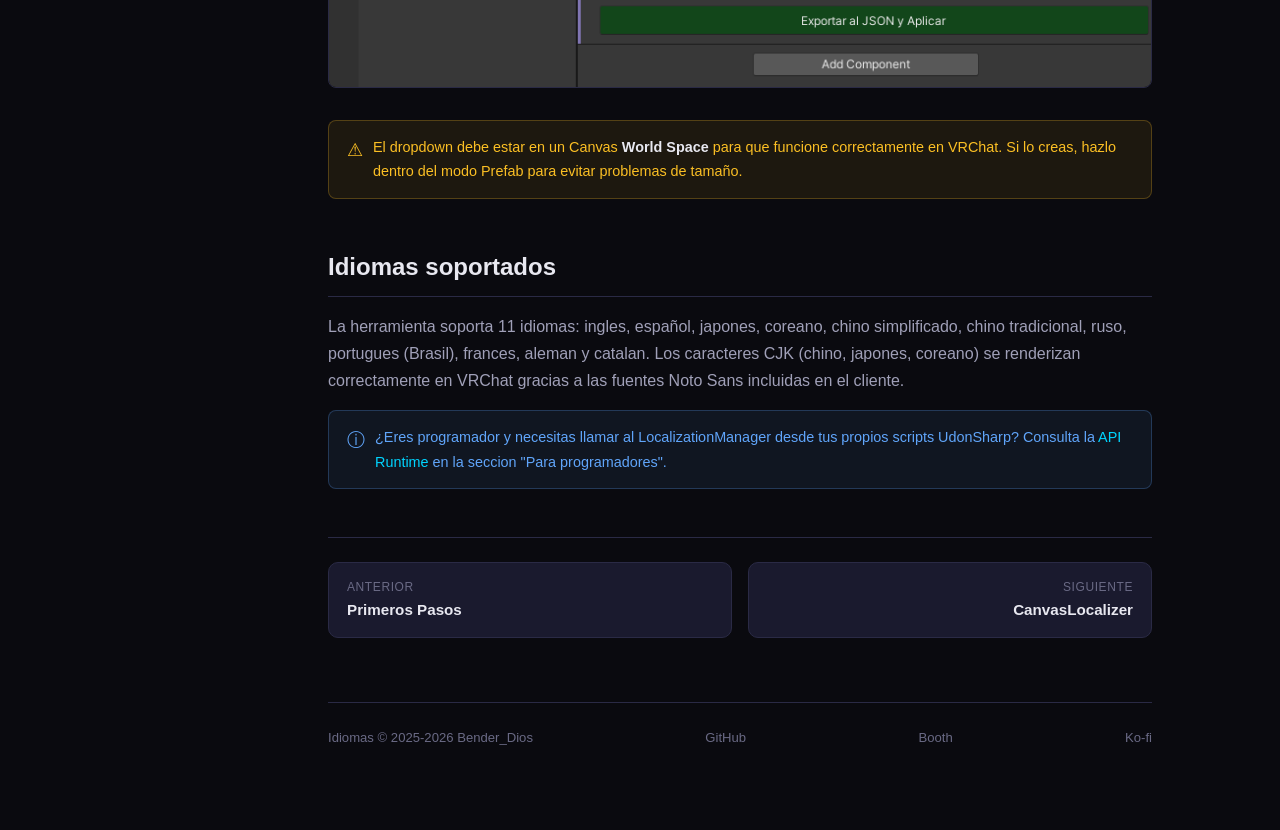
<file: components/localization-manager.html>
<!DOCTYPE html>
<html lang="es">
<head>
  <meta charset="UTF-8">
  <meta name="viewport" content="width=device-width, initial-scale=1.0">
  <title>LocalizationManager - Idiomas</title>
  <link rel="stylesheet" href="../assets/css/style.css">
  <link rel="icon" type="image/svg+xml" href="../assets/images/logo.svg">
</head>
<body>

<header class="header">
  <a href="../index.html" class="header-logo">
    <img src="../assets/images/logo.svg" alt="Idiomas"><span>Idiomas</span>
  </a>
  <span class="header-version">v1.0.26</span>
  <nav class="header-nav">
    <a href="https://github.com/emerytheec/Idiomas">GitHub</a>
    <a href="https://emerytheec.github.io/vpm-listing/">VPM</a>
    <a href="https://bender-dios.booth.pm/items/8201435">Booth</a>
    <a href="https://ko-fi.com/bender_dios">Ko-fi</a>
  </nav>
  <button class="menu-toggle">&#9776;</button>
</header>

<div class="sidebar-overlay"></div>

<aside class="sidebar">
  <div class="sidebar-section">
    <div class="sidebar-title">Inicio</div>
    <a href="../index.html" class="sidebar-link"><span class="dot dot-cyan"></span> Introduccion</a>
    <a href="../getting-started.html" class="sidebar-link"><span class="dot dot-green"></span> Primeros Pasos</a>
  </div>
  <div class="sidebar-section">
    <div class="sidebar-title">Componentes</div>
    <a href="./localization-manager.html" class="sidebar-link"><span class="dot dot-cyan"></span> LocalizationManager</a>
    <a href="./canvas-localizer.html" class="sidebar-link"><span class="dot dot-green"></span> CanvasLocalizer</a>
    <a href="./text-localizer.html" class="sidebar-link"><span class="dot dot-green"></span> TextLocalizer</a>
  </div>
  <div class="sidebar-section">
    <div class="sidebar-title">Guias</div>
    <a href="../guides/automatic-workflow.html" class="sidebar-link"><span class="dot dot-purple"></span> Flujo Automatico</a>
    <a href="../guides/detailed-workflow.html" class="sidebar-link"><span class="dot dot-purple"></span> Flujo Detallado</a>
    <a href="../guides/auto-translate.html" class="sidebar-link"><span class="dot dot-purple"></span> Auto-Traduccion</a>
    <a href="../guides/csv-export-import.html" class="sidebar-link"><span class="dot dot-purple"></span> Exportar / Importar CSV</a>
  </div>
  <div class="sidebar-section">
    <div class="sidebar-title">Referencia</div>
    <a href="../guides/best-practices.html" class="sidebar-link"><span class="dot dot-blue"></span> Buenas Practicas</a>
    <a href="../guides/troubleshooting.html" class="sidebar-link"><span class="dot dot-red"></span> Solucion de Problemas</a>
  </div>
  <div class="sidebar-section">
    <div class="sidebar-title">Para programadores</div>
    <a href="../api/runtime-api.html" class="sidebar-link"><span class="dot dot-blue"></span> API Runtime</a>
  </div>
</aside>

<main class="main">

  <span class="component-badge badge-runtime">Runtime</span>
  <h1>LocalizationManager</h1>
  <p class="page-subtitle">El componente central que gobierna la traduccion de tu mundo</p>

  <h2>¿Que hace?</h2>
  <p>
    El <strong>LocalizationManager</strong> es el cerebro del sistema. Solo necesitas <strong>uno por mundo</strong>, y es el componente con el que mas vas a interactuar como creador. Desde su inspector lanzas el escaneo de la escena, eliges los idiomas con los que vas a trabajar y disparas la auto-traduccion.
  </p>
  <p>
    Una vez configurado, en runtime se encarga solo de detectar el idioma del jugador y de mantener todos los textos del mundo sincronizados con ese idioma.
  </p>

  <h2>Como añadirlo a tu mundo</h2>
  <p>
    Arrastra el prefab <code>LocalizationManager.prefab</code> a la raiz de tu escena. Lo encuentras en:
  </p>
  <pre><code>Packages/com.benderdios.idiomas/Prefabs/LocalizationManager.prefab</code></pre>
  <p>
    El prefab ya viene con un Canvas hijo que contiene un dropdown de seleccion de idioma listo para que tus jugadores cambien el idioma en el mundo. Si no lo quieres, puedes ocultarlo o eliminarlo.
  </p>

  <h2>El inspector del componente</h2>
  <p>
    Cuando seleccionas el LocalizationManager en la jerarquia, esto es lo que veras en el inspector:
  </p>

  <div class="screenshot-container">
    <img src="../assets/images/screenshots/lm-inspector-basic.png" alt="Inspector LocalizationManager">
  </div>

  <div class="annotation-list">
    <span class="annotation-number">1</span>
    <span class="annotation-text"><strong>Idioma del Editor</strong> &mdash; cambia el idioma con el que ves los botones y textos del propio inspector. No afecta para nada a tu mundo, es solo para tu comodidad. Disponible en 11 idiomas.</span>
    <span class="annotation-number">2</span>
    <span class="annotation-text"><strong>Archivo de traduccion</strong> &mdash; aqui apunta el archivo JSON donde se guardan todas las traducciones. Al principio esta vacio; se crea solo cuando haces el primer escaneo.</span>
    <span class="annotation-number">3</span>
    <span class="annotation-text"><strong>Idioma Fallback</strong> &mdash; el idioma "de emergencia". Si un jugador entra a tu mundo con un idioma que no has traducido, vera todo en este idioma. Elige uno que tengas siempre completo.</span>
    <span class="annotation-number">4</span>
    <span class="annotation-text"><strong>Escanear Escena</strong> &mdash; busca todos los Canvas de tu mundo y te los muestra en una lista. Solo detecta, no modifica nada todavia.</span>
    <span class="annotation-number">5</span>
    <span class="annotation-text"><strong>Buscar Canvas sin Localizer</strong> &mdash; filtra solo los Canvas que aun no estan configurados, util cuando ya has hecho un primer escaneo y añades Canvas nuevos despues.</span>
    <span class="annotation-number">6</span>
    <span class="annotation-text"><strong>Estadisticas</strong> &mdash; un resumen rapido de cuantos idiomas tienes, cuantas claves de traduccion hay y cuantos Canvas estan localizados.</span>
  </div>

  <div class="info-box tip">
    <span class="icon">&#9432;</span>
    <span>El idioma fallback es importante. Si lo configuras bien (por ejemplo, ingles o el idioma en el que escribes tus textos originales), tu mundo siempre se vera correcto aunque añadas nuevos idiomas mas adelante sin haberlos terminado de traducir.</span>
  </div>

  <h2>Deteccion automatica del idioma del jugador</h2>
  <p>
    Cuando un jugador entra a tu mundo, el LocalizationManager intenta adivinar su idioma automaticamente. Lo intenta primero a traves de la configuracion de VRChat del jugador y, si eso falla, deduce el idioma probable a partir de la zona horaria del sistema (con soporte para mas de 200 zonas horarias). Si todo falla, usa el <strong>Idioma Fallback</strong> que hayas configurado.
  </p>
  <p>
    Como creador de mundo no tienes que hacer nada: solo asegurate de elegir un idioma fallback razonable.
  </p>

  <h2>Anadir un dropdown para que el jugador cambie de idioma</h2>
  <p>
    El prefab ya incluye un dropdown listo para usar dentro de un Canvas hijo. Si quieres usar tu propio dropdown (por ejemplo, uno integrado en tu menu del mundo), arrastra el componente <strong>TMP_Dropdown</strong> al campo correspondiente del LocalizationManager. La herramienta lo configura sola: rellena las opciones con los idiomas activos y conecta el evento de cambio.
  </p>

  <div class="screenshot-container">
    <img src="../assets/images/screenshots/cl-dropdown-setup.png" alt="Configuracion del Dropdown">
  </div>

  <div class="info-box warning">
    <span class="icon">&#9888;</span>
    <span>El dropdown debe estar en un Canvas <strong>World Space</strong> para que funcione correctamente en VRChat. Si lo creas, hazlo dentro del modo Prefab para evitar problemas de tamaño.</span>
  </div>

  <h2>Idiomas soportados</h2>
  <p>
    La herramienta soporta 11 idiomas: ingles, español, japones, coreano, chino simplificado, chino tradicional, ruso, portugues (Brasil), frances, aleman y catalan. Los caracteres CJK (chino, japones, coreano) se renderizan correctamente en VRChat gracias a las fuentes Noto Sans incluidas en el cliente.
  </p>

  <div class="info-box info">
    <span class="icon">&#9432;</span>
    <span>¿Eres programador y necesitas llamar al LocalizationManager desde tus propios scripts UdonSharp? Consulta la <a href="../api/runtime-api.html">API Runtime</a> en la seccion "Para programadores".</span>
  </div>

  <div class="page-nav">
    <a href="../getting-started.html" class="prev">
      <div class="nav-label">Anterior</div>
      <div class="nav-title">Primeros Pasos</div>
    </a>
    <a href="./canvas-localizer.html" class="next">
      <div class="nav-label">Siguiente</div>
      <div class="nav-title">CanvasLocalizer</div>
    </a>
  </div>

  <footer class="footer">
    <span>Idiomas &copy; 2025-2026 Bender_Dios</span>
    <a href="https://github.com/emerytheec/Idiomas">GitHub</a>
    <a href="https://bender-dios.booth.pm/items/8201435">Booth</a>
    <a href="https://ko-fi.com/bender_dios">Ko-fi</a>
  </footer>
</main>

<script src="../assets/js/main.js"></script>
</body>
</html>
</file>
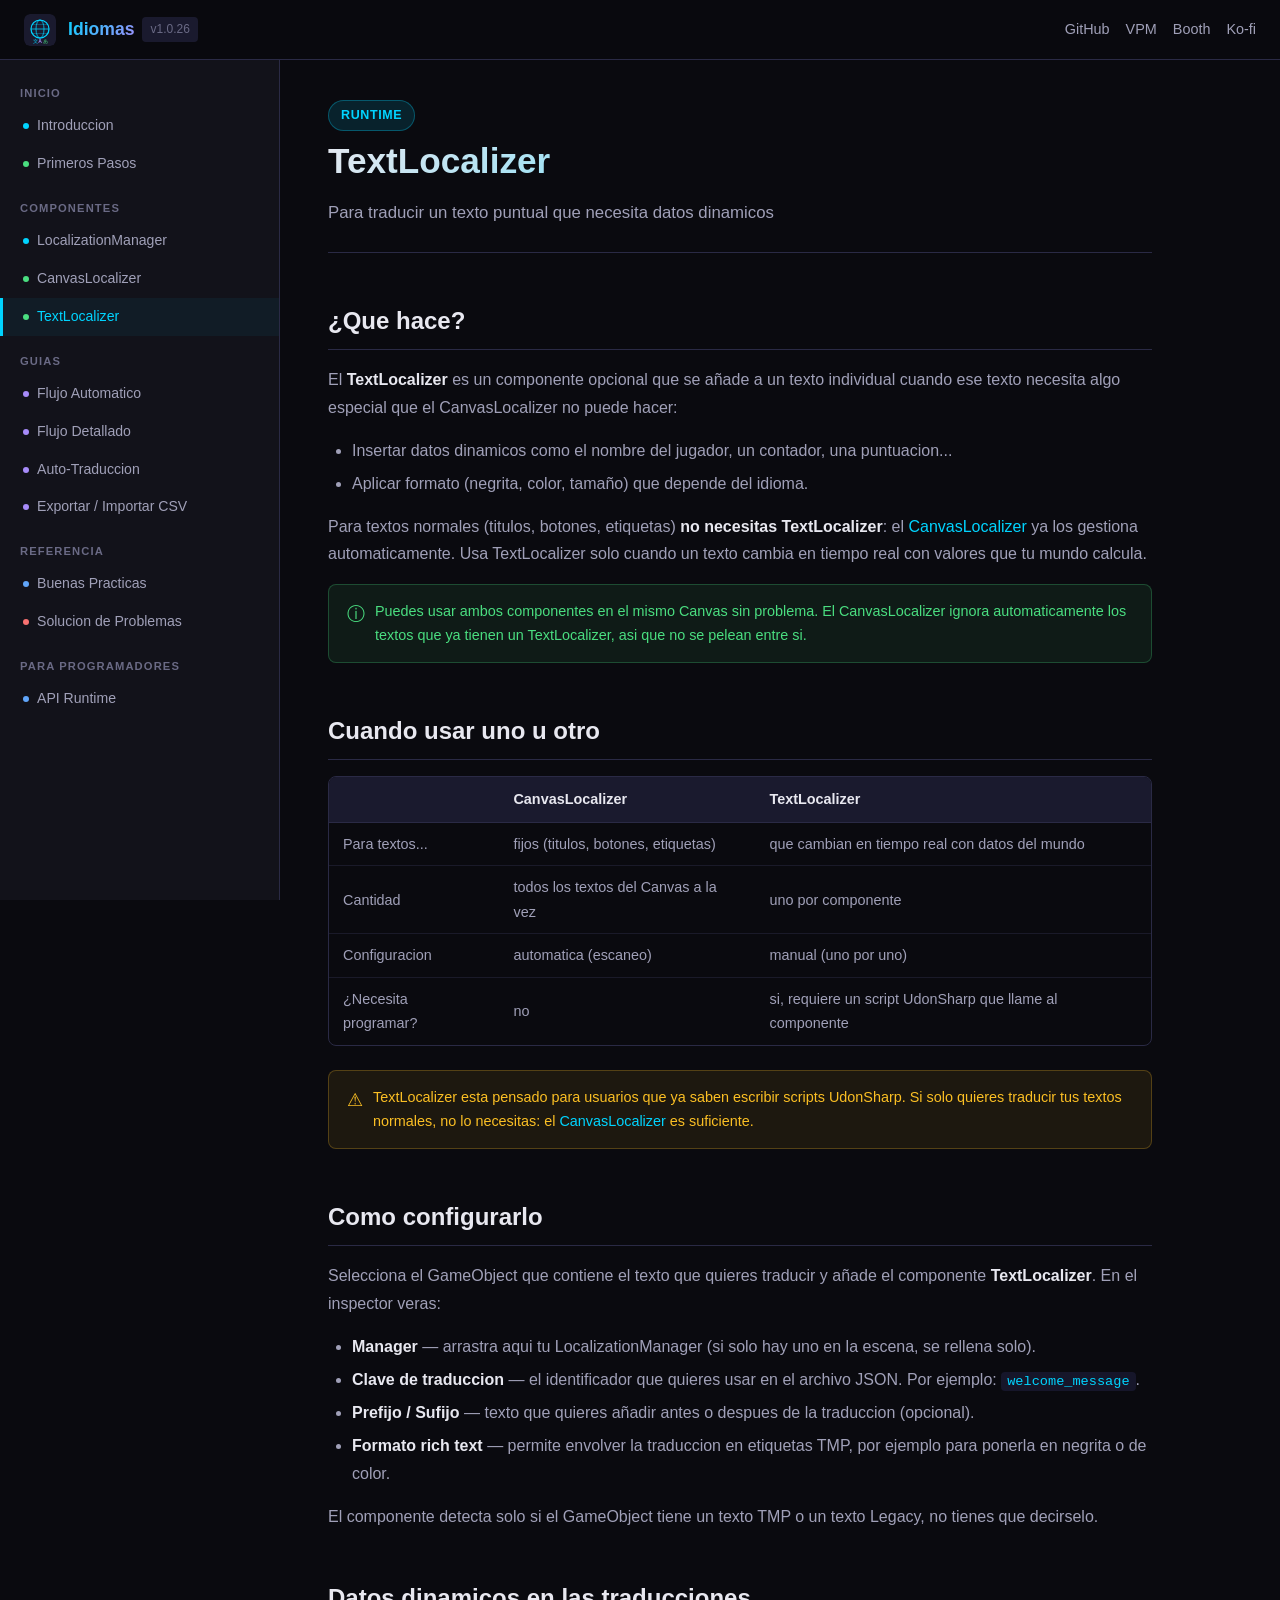
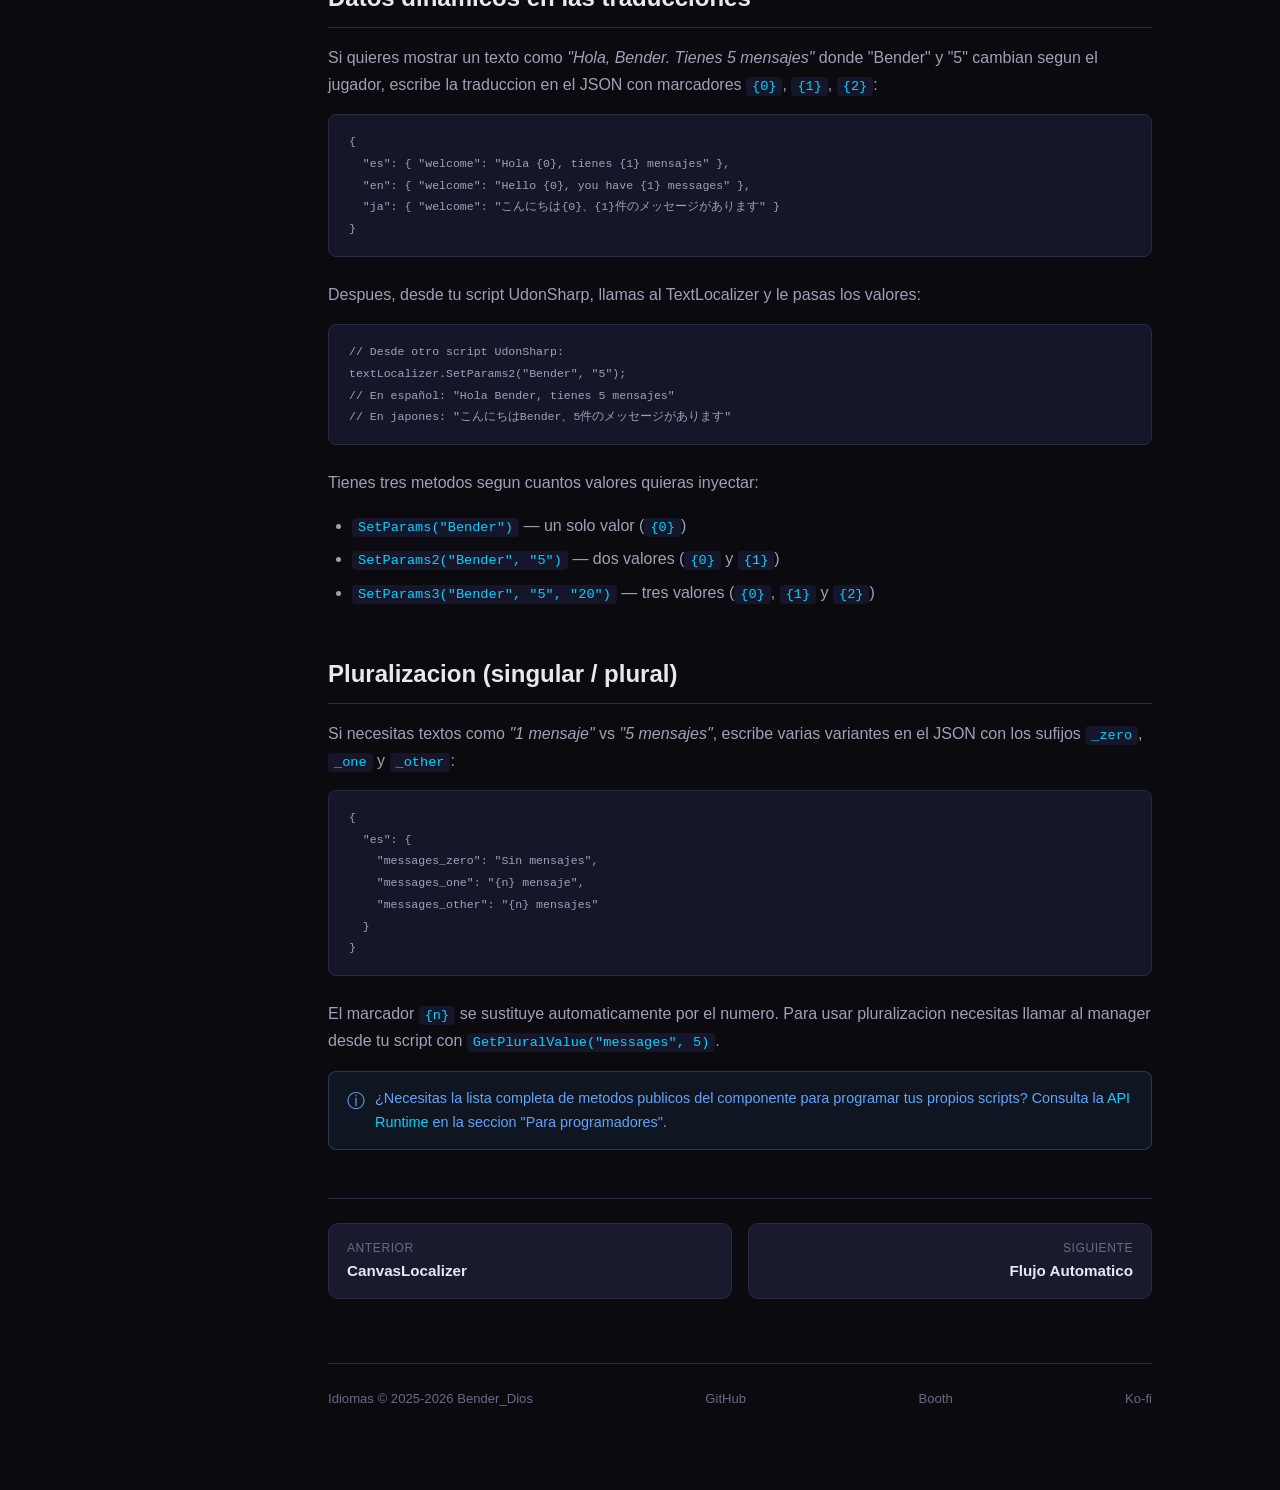
<file: components/text-localizer.html>
<!DOCTYPE html>
<html lang="es">
<head>
  <meta charset="UTF-8">
  <meta name="viewport" content="width=device-width, initial-scale=1.0">
  <title>TextLocalizer - Idiomas</title>
  <link rel="stylesheet" href="../assets/css/style.css">
  <link rel="icon" type="image/svg+xml" href="../assets/images/logo.svg">
</head>
<body>

<header class="header">
  <a href="../index.html" class="header-logo">
    <img src="../assets/images/logo.svg" alt="Idiomas"><span>Idiomas</span>
  </a>
  <span class="header-version">v1.0.26</span>
  <nav class="header-nav">
    <a href="https://github.com/emerytheec/Idiomas">GitHub</a>
    <a href="https://emerytheec.github.io/vpm-listing/">VPM</a>
    <a href="https://bender-dios.booth.pm/items/8201435">Booth</a>
    <a href="https://ko-fi.com/bender_dios">Ko-fi</a>
  </nav>
  <button class="menu-toggle">&#9776;</button>
</header>

<div class="sidebar-overlay"></div>

<aside class="sidebar">
  <div class="sidebar-section">
    <div class="sidebar-title">Inicio</div>
    <a href="../index.html" class="sidebar-link"><span class="dot dot-cyan"></span> Introduccion</a>
    <a href="../getting-started.html" class="sidebar-link"><span class="dot dot-green"></span> Primeros Pasos</a>
  </div>
  <div class="sidebar-section">
    <div class="sidebar-title">Componentes</div>
    <a href="./localization-manager.html" class="sidebar-link"><span class="dot dot-cyan"></span> LocalizationManager</a>
    <a href="./canvas-localizer.html" class="sidebar-link"><span class="dot dot-green"></span> CanvasLocalizer</a>
    <a href="./text-localizer.html" class="sidebar-link"><span class="dot dot-green"></span> TextLocalizer</a>
  </div>
  <div class="sidebar-section">
    <div class="sidebar-title">Guias</div>
    <a href="../guides/automatic-workflow.html" class="sidebar-link"><span class="dot dot-purple"></span> Flujo Automatico</a>
    <a href="../guides/detailed-workflow.html" class="sidebar-link"><span class="dot dot-purple"></span> Flujo Detallado</a>
    <a href="../guides/auto-translate.html" class="sidebar-link"><span class="dot dot-purple"></span> Auto-Traduccion</a>
    <a href="../guides/csv-export-import.html" class="sidebar-link"><span class="dot dot-purple"></span> Exportar / Importar CSV</a>
  </div>
  <div class="sidebar-section">
    <div class="sidebar-title">Referencia</div>
    <a href="../guides/best-practices.html" class="sidebar-link"><span class="dot dot-blue"></span> Buenas Practicas</a>
    <a href="../guides/troubleshooting.html" class="sidebar-link"><span class="dot dot-red"></span> Solucion de Problemas</a>
  </div>
  <div class="sidebar-section">
    <div class="sidebar-title">Para programadores</div>
    <a href="../api/runtime-api.html" class="sidebar-link"><span class="dot dot-blue"></span> API Runtime</a>
  </div>
</aside>

<main class="main">

  <span class="component-badge badge-runtime">Runtime</span>
  <h1>TextLocalizer</h1>
  <p class="page-subtitle">Para traducir un texto puntual que necesita datos dinamicos</p>

  <h2>¿Que hace?</h2>
  <p>
    El <strong>TextLocalizer</strong> es un componente opcional que se añade a un texto individual cuando ese texto necesita algo especial que el CanvasLocalizer no puede hacer:
  </p>
  <ul>
    <li>Insertar datos dinamicos como el nombre del jugador, un contador, una puntuacion...</li>
    <li>Aplicar formato (negrita, color, tamaño) que depende del idioma.</li>
  </ul>
  <p>
    Para textos normales (titulos, botones, etiquetas) <strong>no necesitas TextLocalizer</strong>: el <a href="./canvas-localizer.html">CanvasLocalizer</a> ya los gestiona automaticamente. Usa TextLocalizer solo cuando un texto cambia en tiempo real con valores que tu mundo calcula.
  </p>

  <div class="info-box tip">
    <span class="icon">&#9432;</span>
    <span>Puedes usar ambos componentes en el mismo Canvas sin problema. El CanvasLocalizer ignora automaticamente los textos que ya tienen un TextLocalizer, asi que no se pelean entre si.</span>
  </div>

  <h2>Cuando usar uno u otro</h2>
  <div class="table-wrapper">
    <table>
      <thead>
        <tr><th></th><th>CanvasLocalizer</th><th>TextLocalizer</th></tr>
      </thead>
      <tbody>
        <tr>
          <td>Para textos...</td>
          <td>fijos (titulos, botones, etiquetas)</td>
          <td>que cambian en tiempo real con datos del mundo</td>
        </tr>
        <tr>
          <td>Cantidad</td>
          <td>todos los textos del Canvas a la vez</td>
          <td>uno por componente</td>
        </tr>
        <tr>
          <td>Configuracion</td>
          <td>automatica (escaneo)</td>
          <td>manual (uno por uno)</td>
        </tr>
        <tr>
          <td>¿Necesita programar?</td>
          <td>no</td>
          <td>si, requiere un script UdonSharp que llame al componente</td>
        </tr>
      </tbody>
    </table>
  </div>

  <div class="info-box warning">
    <span class="icon">&#9888;</span>
    <span>TextLocalizer esta pensado para usuarios que ya saben escribir scripts UdonSharp. Si solo quieres traducir tus textos normales, no lo necesitas: el <a href="./canvas-localizer.html">CanvasLocalizer</a> es suficiente.</span>
  </div>

  <h2>Como configurarlo</h2>
  <p>
    Selecciona el GameObject que contiene el texto que quieres traducir y añade el componente <strong>TextLocalizer</strong>. En el inspector veras:
  </p>
  <ul>
    <li><strong>Manager</strong> &mdash; arrastra aqui tu LocalizationManager (si solo hay uno en la escena, se rellena solo).</li>
    <li><strong>Clave de traduccion</strong> &mdash; el identificador que quieres usar en el archivo JSON. Por ejemplo: <code>welcome_message</code>.</li>
    <li><strong>Prefijo / Sufijo</strong> &mdash; texto que quieres añadir antes o despues de la traduccion (opcional).</li>
    <li><strong>Formato rich text</strong> &mdash; permite envolver la traduccion en etiquetas TMP, por ejemplo para ponerla en negrita o de color.</li>
  </ul>
  <p>
    El componente detecta solo si el GameObject tiene un texto TMP o un texto Legacy, no tienes que decirselo.
  </p>

  <h2>Datos dinamicos en las traducciones</h2>
  <p>
    Si quieres mostrar un texto como <em>"Hola, Bender. Tienes 5 mensajes"</em> donde "Bender" y "5" cambian segun el jugador, escribe la traduccion en el JSON con marcadores <code>{0}</code>, <code>{1}</code>, <code>{2}</code>:
  </p>

  <pre><code>{
  "es": { "welcome": "Hola {0}, tienes {1} mensajes" },
  "en": { "welcome": "Hello {0}, you have {1} messages" },
  "ja": { "welcome": "こんにちは{0}、{1}件のメッセージがあります" }
}</code></pre>

  <p>
    Despues, desde tu script UdonSharp, llamas al TextLocalizer y le pasas los valores:
  </p>

  <pre><code>// Desde otro script UdonSharp:
textLocalizer.SetParams2("Bender", "5");
// En español: "Hola Bender, tienes 5 mensajes"
// En japones: "こんにちはBender、5件のメッセージがあります"</code></pre>

  <p>Tienes tres metodos segun cuantos valores quieras inyectar:</p>
  <ul>
    <li><code>SetParams("Bender")</code> &mdash; un solo valor (<code>{0}</code>)</li>
    <li><code>SetParams2("Bender", "5")</code> &mdash; dos valores (<code>{0}</code> y <code>{1}</code>)</li>
    <li><code>SetParams3("Bender", "5", "20")</code> &mdash; tres valores (<code>{0}</code>, <code>{1}</code> y <code>{2}</code>)</li>
  </ul>

  <h2>Pluralizacion (singular / plural)</h2>
  <p>
    Si necesitas textos como <em>"1 mensaje"</em> vs <em>"5 mensajes"</em>, escribe varias variantes en el JSON con los sufijos <code>_zero</code>, <code>_one</code> y <code>_other</code>:
  </p>

  <pre><code>{
  "es": {
    "messages_zero": "Sin mensajes",
    "messages_one": "{n} mensaje",
    "messages_other": "{n} mensajes"
  }
}</code></pre>

  <p>
    El marcador <code>{n}</code> se sustituye automaticamente por el numero. Para usar pluralizacion necesitas llamar al manager desde tu script con <code>GetPluralValue("messages", 5)</code>.
  </p>

  <div class="info-box info">
    <span class="icon">&#9432;</span>
    <span>¿Necesitas la lista completa de metodos publicos del componente para programar tus propios scripts? Consulta la <a href="../api/runtime-api.html">API Runtime</a> en la seccion "Para programadores".</span>
  </div>

  <div class="page-nav">
    <a href="./canvas-localizer.html" class="prev">
      <div class="nav-label">Anterior</div>
      <div class="nav-title">CanvasLocalizer</div>
    </a>
    <a href="../guides/automatic-workflow.html" class="next">
      <div class="nav-label">Siguiente</div>
      <div class="nav-title">Flujo Automatico</div>
    </a>
  </div>

  <footer class="footer">
    <span>Idiomas &copy; 2025-2026 Bender_Dios</span>
    <a href="https://github.com/emerytheec/Idiomas">GitHub</a>
    <a href="https://bender-dios.booth.pm/items/8201435">Booth</a>
    <a href="https://ko-fi.com/bender_dios">Ko-fi</a>
  </footer>
</main>

<script src="../assets/js/main.js"></script>
</body>
</html>
</file>
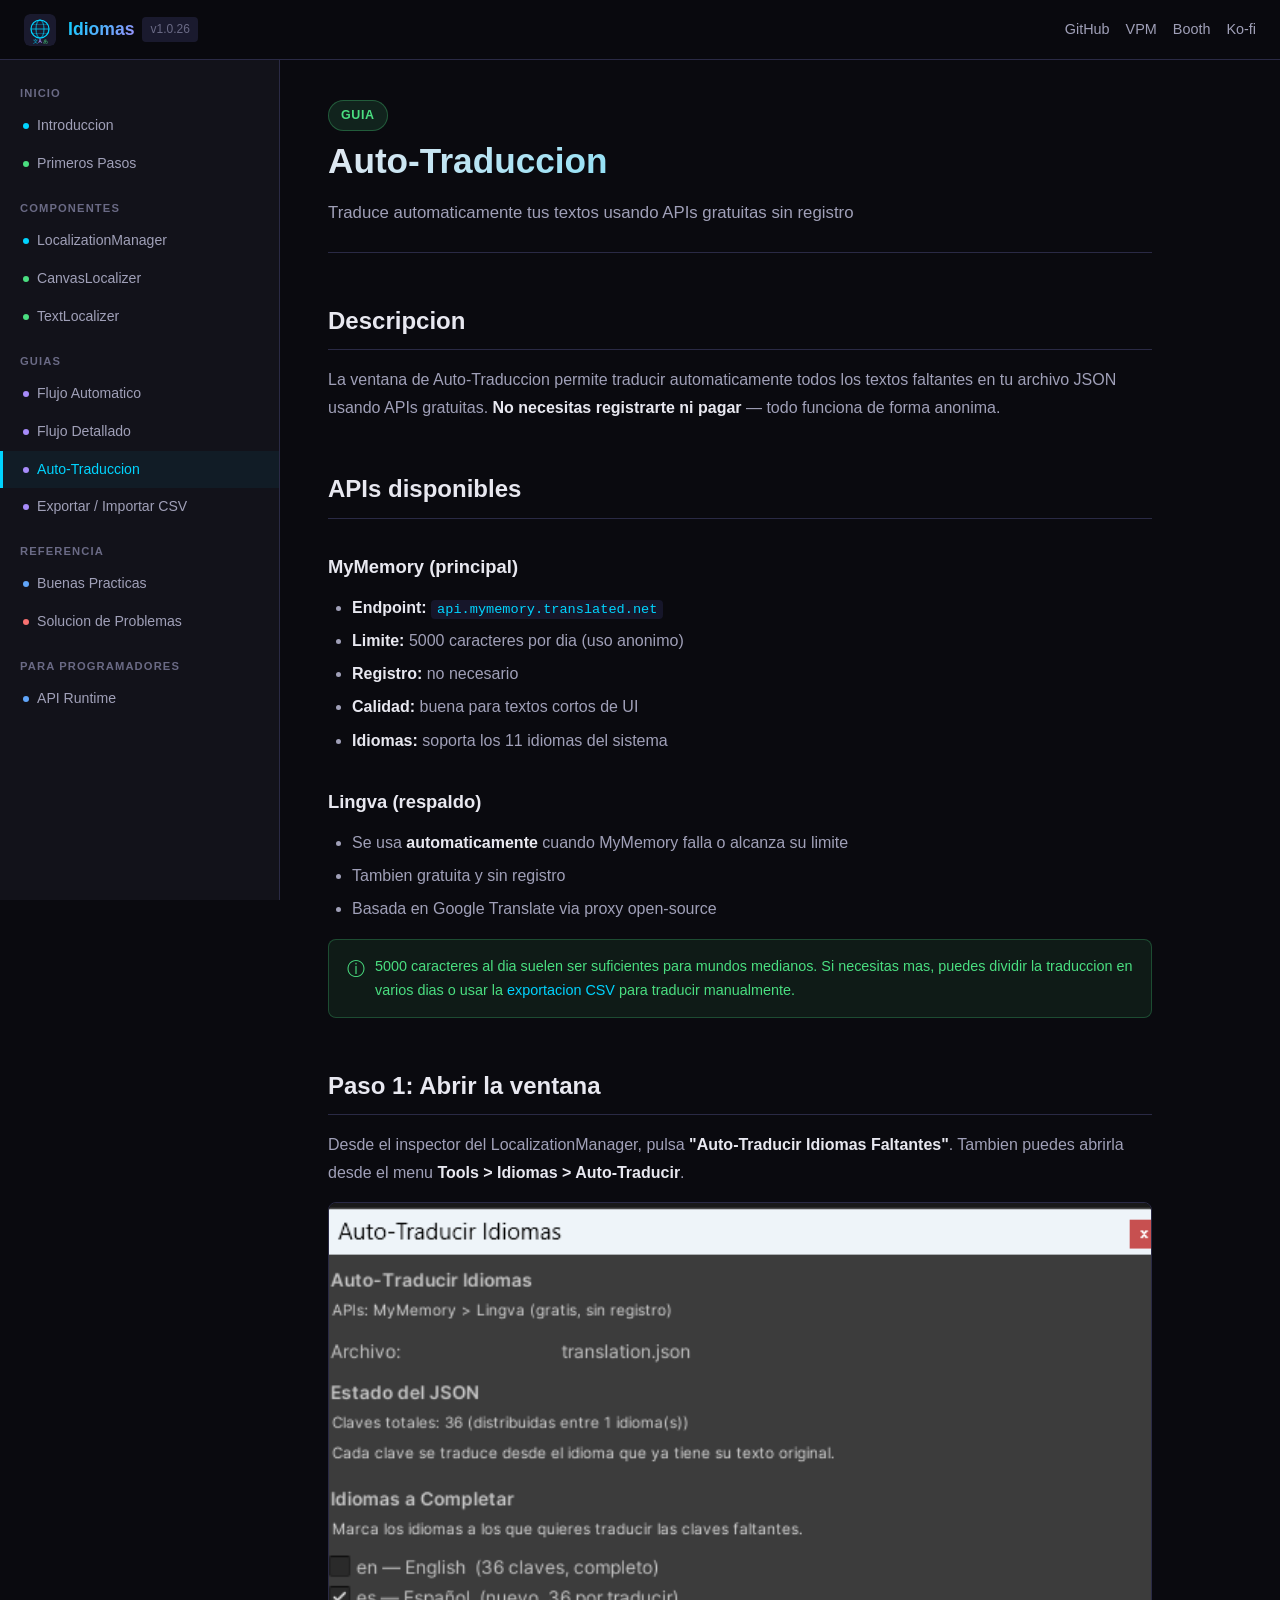
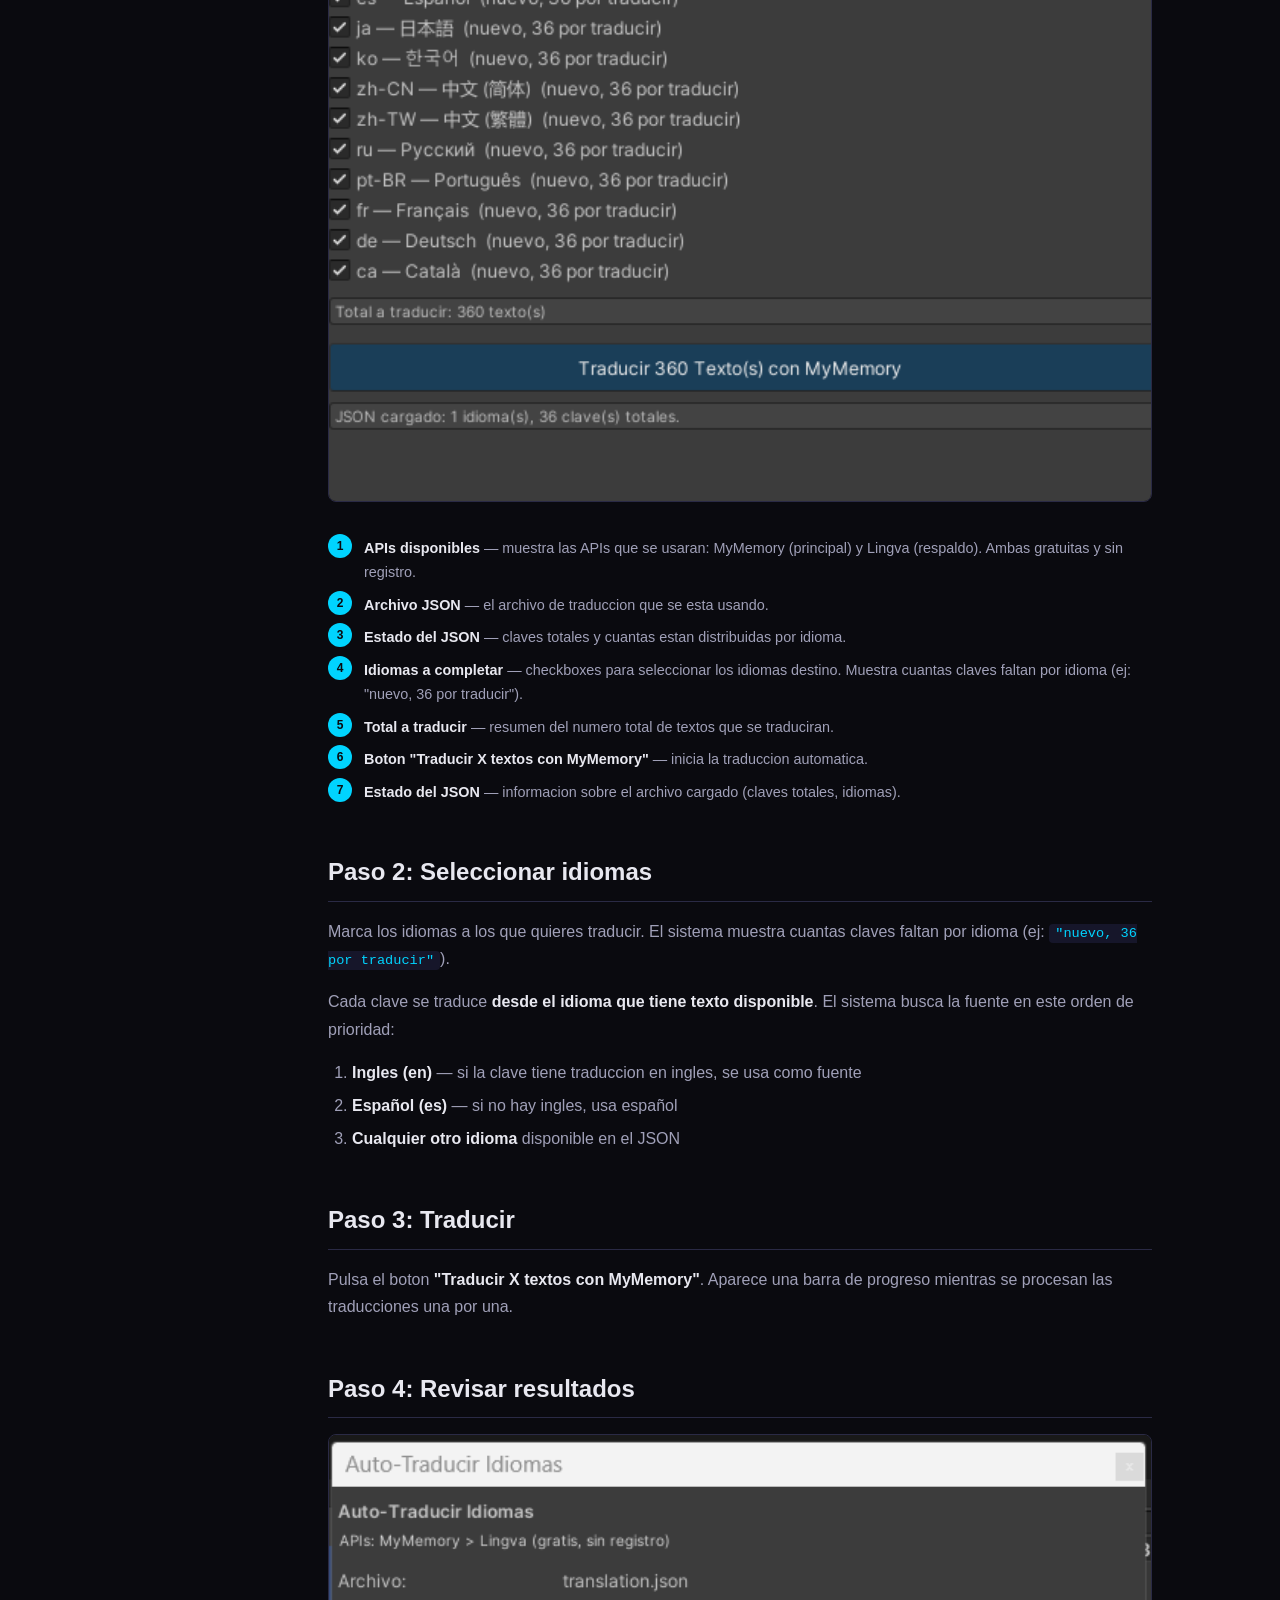
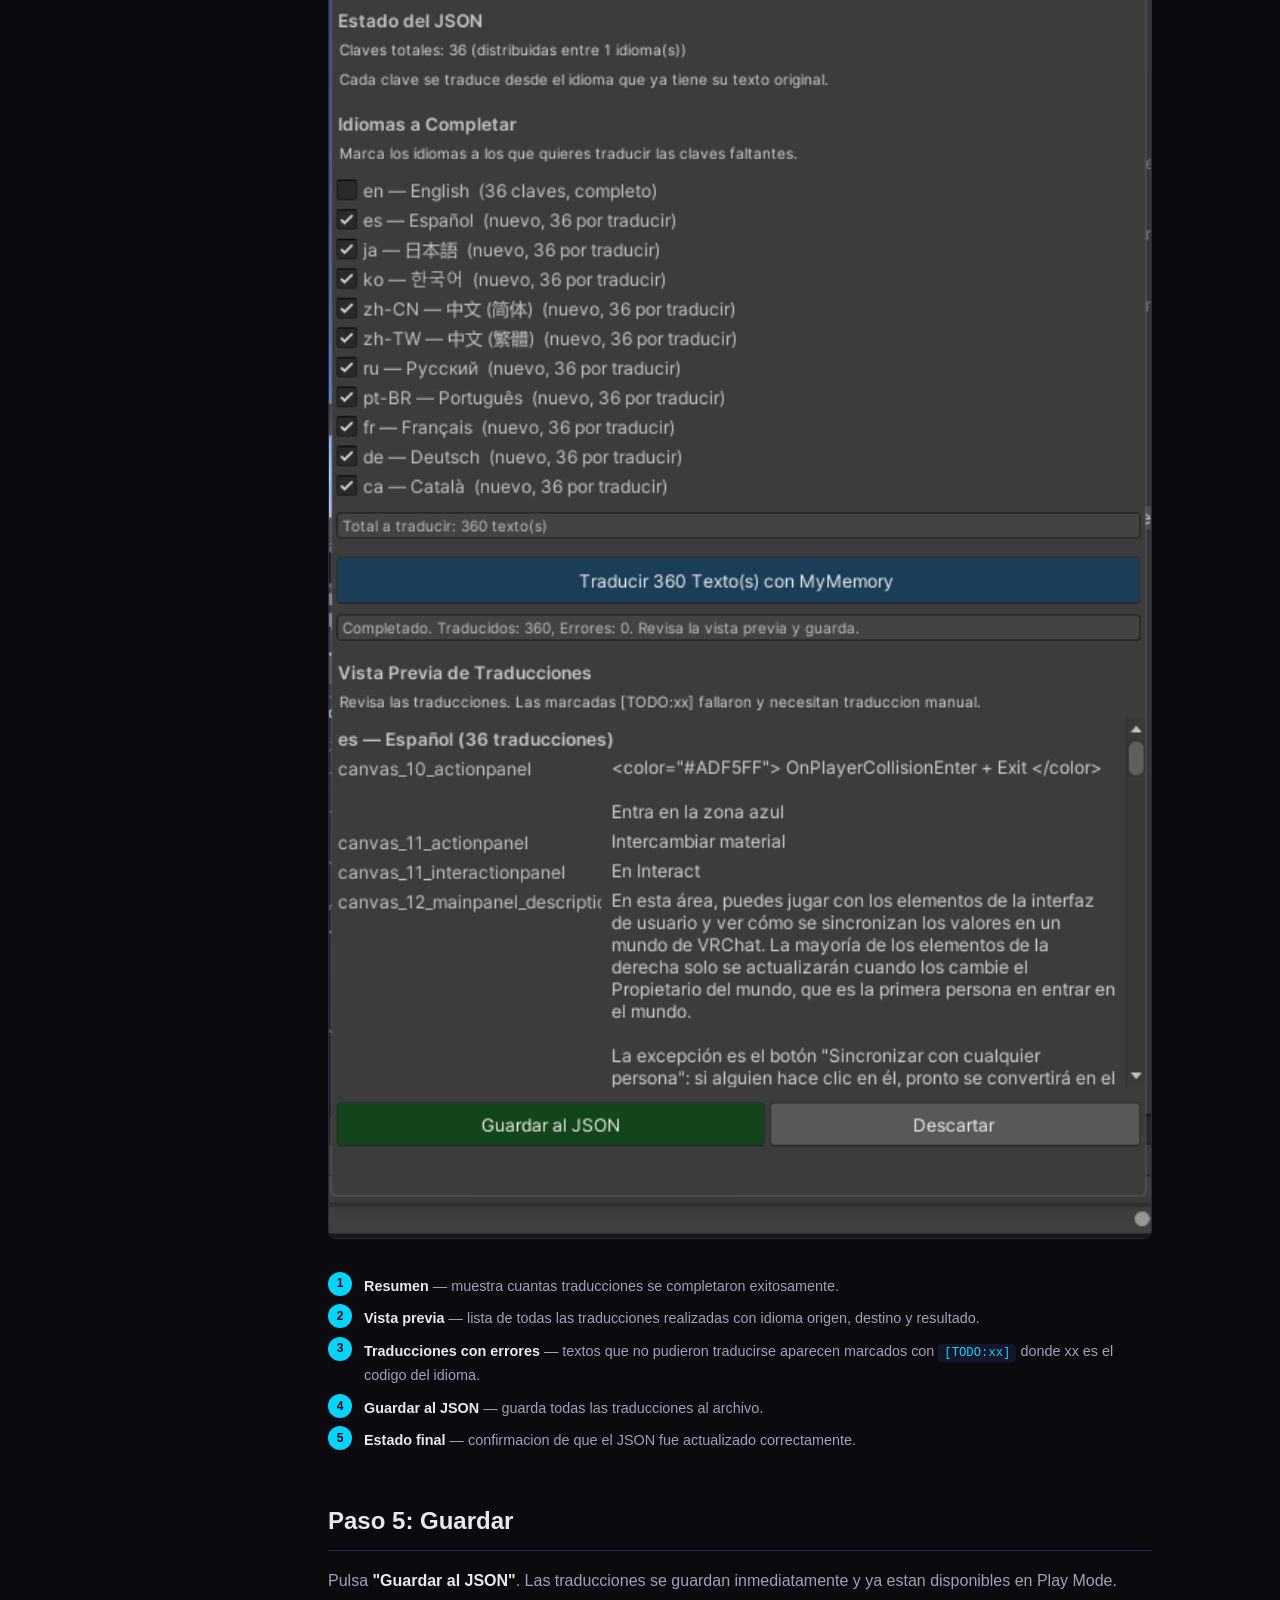
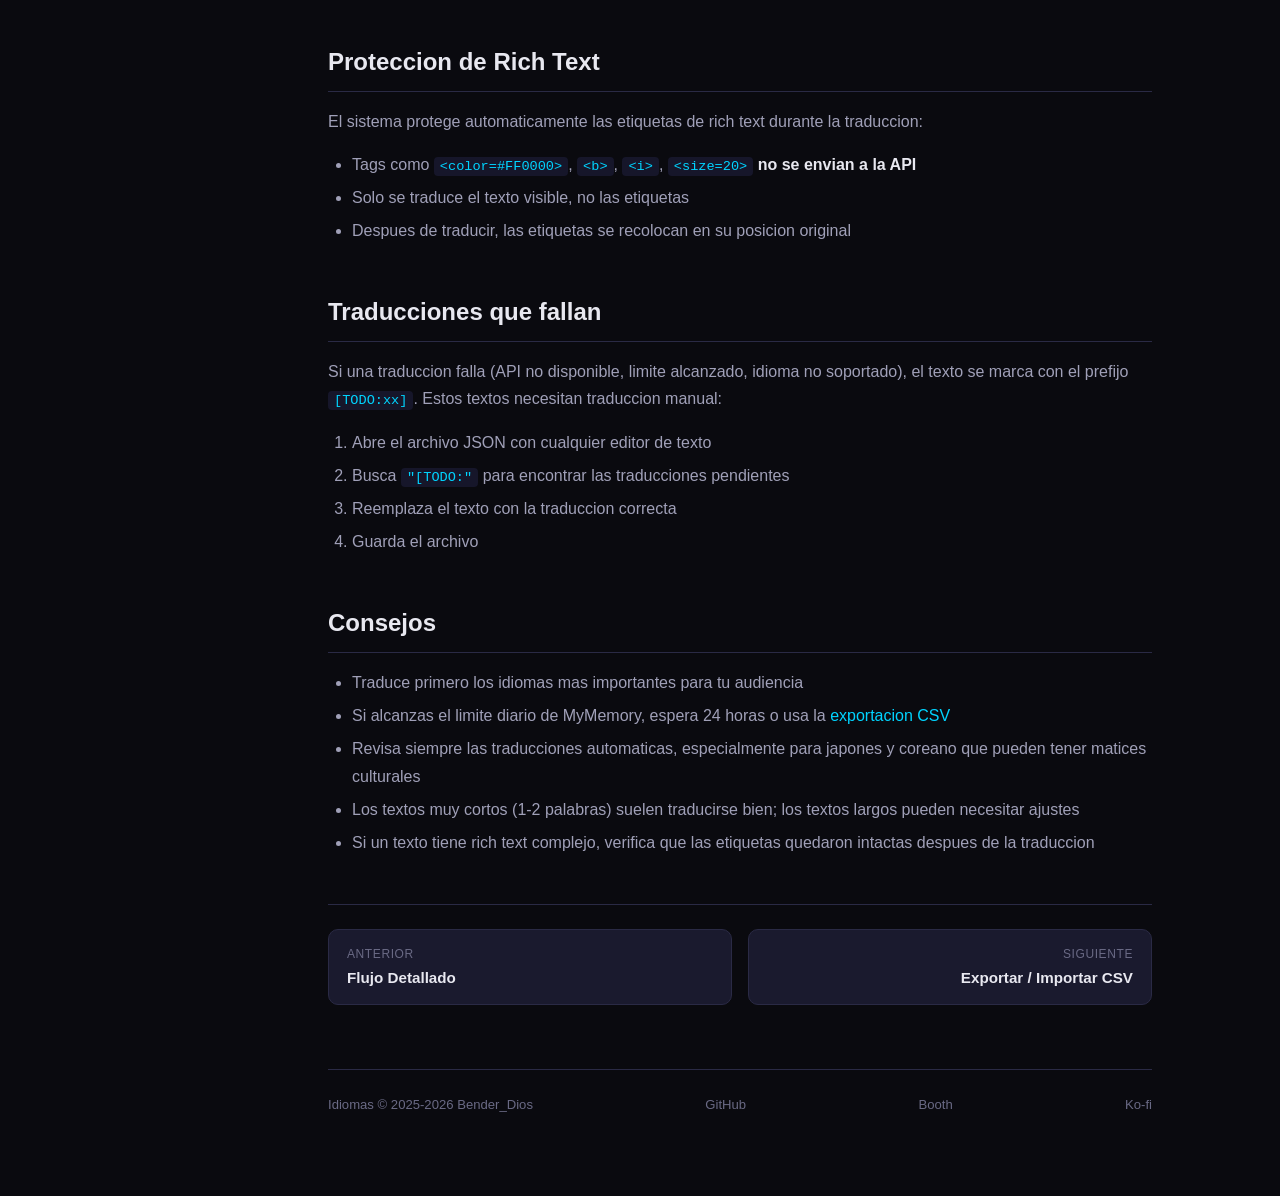
<file: guides/auto-translate.html>
<!DOCTYPE html>
<html lang="es">
<head>
  <meta charset="UTF-8">
  <meta name="viewport" content="width=device-width, initial-scale=1.0">
  <title>Auto-Traduccion - Idiomas</title>
  <link rel="stylesheet" href="../assets/css/style.css">
  <link rel="icon" type="image/svg+xml" href="../assets/images/logo.svg">
</head>
<body>

<header class="header">
  <a href="../index.html" class="header-logo">
    <img src="../assets/images/logo.svg" alt="Idiomas"><span>Idiomas</span>
  </a>
  <span class="header-version">v1.0.26</span>
  <nav class="header-nav">
    <a href="https://github.com/emerytheec/Idiomas">GitHub</a>
    <a href="https://emerytheec.github.io/vpm-listing/">VPM</a>
    <a href="https://bender-dios.booth.pm/items/8201435">Booth</a>
    <a href="https://ko-fi.com/bender_dios">Ko-fi</a>
  </nav>
  <button class="menu-toggle">&#9776;</button>
</header>

<div class="sidebar-overlay"></div>

<aside class="sidebar">
  <div class="sidebar-section">
    <div class="sidebar-title">Inicio</div>
    <a href="../index.html" class="sidebar-link"><span class="dot dot-cyan"></span> Introduccion</a>
    <a href="../getting-started.html" class="sidebar-link"><span class="dot dot-green"></span> Primeros Pasos</a>
  </div>
  <div class="sidebar-section">
    <div class="sidebar-title">Componentes</div>
    <a href="../components/localization-manager.html" class="sidebar-link"><span class="dot dot-cyan"></span> LocalizationManager</a>
    <a href="../components/canvas-localizer.html" class="sidebar-link"><span class="dot dot-green"></span> CanvasLocalizer</a>
    <a href="../components/text-localizer.html" class="sidebar-link"><span class="dot dot-green"></span> TextLocalizer</a>
  </div>
  <div class="sidebar-section">
    <div class="sidebar-title">Guias</div>
    <a href="./automatic-workflow.html" class="sidebar-link"><span class="dot dot-purple"></span> Flujo Automatico</a>
    <a href="./detailed-workflow.html" class="sidebar-link"><span class="dot dot-purple"></span> Flujo Detallado</a>
    <a href="./auto-translate.html" class="sidebar-link"><span class="dot dot-purple"></span> Auto-Traduccion</a>
    <a href="./csv-export-import.html" class="sidebar-link"><span class="dot dot-purple"></span> Exportar / Importar CSV</a>
  </div>
  <div class="sidebar-section">
    <div class="sidebar-title">Referencia</div>
    <a href="./best-practices.html" class="sidebar-link"><span class="dot dot-blue"></span> Buenas Practicas</a>
    <a href="./troubleshooting.html" class="sidebar-link"><span class="dot dot-red"></span> Solucion de Problemas</a>
  </div>
  <div class="sidebar-section">
    <div class="sidebar-title">Para programadores</div>
    <a href="../api/runtime-api.html" class="sidebar-link"><span class="dot dot-blue"></span> API Runtime</a>
  </div>
</aside>

<main class="main">

  <span class="component-badge badge-guide">Guia</span>
  <h1>Auto-Traduccion</h1>
  <p class="page-subtitle">Traduce automaticamente tus textos usando APIs gratuitas sin registro</p>

  <h2>Descripcion</h2>
  <p>
    La ventana de Auto-Traduccion permite traducir automaticamente todos los textos faltantes en tu archivo JSON usando APIs gratuitas. <strong>No necesitas registrarte ni pagar</strong> &mdash; todo funciona de forma anonima.
  </p>

  <h2>APIs disponibles</h2>

  <h3>MyMemory (principal)</h3>
  <ul>
    <li><strong>Endpoint:</strong> <code>api.mymemory.translated.net</code></li>
    <li><strong>Limite:</strong> 5000 caracteres por dia (uso anonimo)</li>
    <li><strong>Registro:</strong> no necesario</li>
    <li><strong>Calidad:</strong> buena para textos cortos de UI</li>
    <li><strong>Idiomas:</strong> soporta los 11 idiomas del sistema</li>
  </ul>

  <h3>Lingva (respaldo)</h3>
  <ul>
    <li>Se usa <strong>automaticamente</strong> cuando MyMemory falla o alcanza su limite</li>
    <li>Tambien gratuita y sin registro</li>
    <li>Basada en Google Translate via proxy open-source</li>
  </ul>

  <div class="info-box tip">
    <span class="icon">&#9432;</span>
    <span>5000 caracteres al dia suelen ser suficientes para mundos medianos. Si necesitas mas, puedes dividir la traduccion en varios dias o usar la <a href="./csv-export-import.html">exportacion CSV</a> para traducir manualmente.</span>
  </div>

  <h2>Paso 1: Abrir la ventana</h2>
  <p>
    Desde el inspector del LocalizationManager, pulsa <strong>"Auto-Traducir Idiomas Faltantes"</strong>. Tambien puedes abrirla desde el menu <strong>Tools &gt; Idiomas &gt; Auto-Traducir</strong>.
  </p>

  <div class="screenshot-container">
    <img src="../assets/images/screenshots/at-language-setup.png" alt="Ventana de Auto-Traduccion">  </div>

  <div class="annotation-list">
    <span class="annotation-number">1</span>
    <span class="annotation-text"><strong>APIs disponibles</strong> &mdash; muestra las APIs que se usaran: MyMemory (principal) y Lingva (respaldo). Ambas gratuitas y sin registro.</span>
    <span class="annotation-number">2</span>
    <span class="annotation-text"><strong>Archivo JSON</strong> &mdash; el archivo de traduccion que se esta usando.</span>
    <span class="annotation-number">3</span>
    <span class="annotation-text"><strong>Estado del JSON</strong> &mdash; claves totales y cuantas estan distribuidas por idioma.</span>
    <span class="annotation-number">4</span>
    <span class="annotation-text"><strong>Idiomas a completar</strong> &mdash; checkboxes para seleccionar los idiomas destino. Muestra cuantas claves faltan por idioma (ej: "nuevo, 36 por traducir").</span>
    <span class="annotation-number">5</span>
    <span class="annotation-text"><strong>Total a traducir</strong> &mdash; resumen del numero total de textos que se traduciran.</span>
    <span class="annotation-number">6</span>
    <span class="annotation-text"><strong>Boton "Traducir X textos con MyMemory"</strong> &mdash; inicia la traduccion automatica.</span>
    <span class="annotation-number">7</span>
    <span class="annotation-text"><strong>Estado del JSON</strong> &mdash; informacion sobre el archivo cargado (claves totales, idiomas).</span>
  </div>

  <h2>Paso 2: Seleccionar idiomas</h2>
  <p>
    Marca los idiomas a los que quieres traducir. El sistema muestra cuantas claves faltan por idioma (ej: <code>"nuevo, 36 por traducir"</code>).
  </p>
  <p>
    Cada clave se traduce <strong>desde el idioma que tiene texto disponible</strong>. El sistema busca la fuente en este orden de prioridad:
  </p>
  <ol>
    <li><strong>Ingles (en)</strong> &mdash; si la clave tiene traduccion en ingles, se usa como fuente</li>
    <li><strong>Español (es)</strong> &mdash; si no hay ingles, usa español</li>
    <li><strong>Cualquier otro idioma</strong> disponible en el JSON</li>
  </ol>

  <h2>Paso 3: Traducir</h2>
  <p>
    Pulsa el boton <strong>"Traducir X textos con MyMemory"</strong>. Aparece una barra de progreso mientras se procesan las traducciones una por una.
  </p>

  <h2>Paso 4: Revisar resultados</h2>

  <div class="screenshot-container">
    <img src="../assets/images/screenshots/at-translation-results.png" alt="Resultados de la traduccion">  </div>

  <div class="annotation-list">
    <span class="annotation-number">1</span>
    <span class="annotation-text"><strong>Resumen</strong> &mdash; muestra cuantas traducciones se completaron exitosamente.</span>
    <span class="annotation-number">2</span>
    <span class="annotation-text"><strong>Vista previa</strong> &mdash; lista de todas las traducciones realizadas con idioma origen, destino y resultado.</span>
    <span class="annotation-number">3</span>
    <span class="annotation-text"><strong>Traducciones con errores</strong> &mdash; textos que no pudieron traducirse aparecen marcados con <code>[TODO:xx]</code> donde xx es el codigo del idioma.</span>
    <span class="annotation-number">4</span>
    <span class="annotation-text"><strong>Guardar al JSON</strong> &mdash; guarda todas las traducciones al archivo.</span>
    <span class="annotation-number">5</span>
    <span class="annotation-text"><strong>Estado final</strong> &mdash; confirmacion de que el JSON fue actualizado correctamente.</span>
  </div>

  <h2>Paso 5: Guardar</h2>
  <p>
    Pulsa <strong>"Guardar al JSON"</strong>. Las traducciones se guardan inmediatamente y ya estan disponibles en Play Mode.
  </p>

  <h2>Proteccion de Rich Text</h2>
  <p>El sistema protege automaticamente las etiquetas de rich text durante la traduccion:</p>
  <ul>
    <li>Tags como <code>&lt;color=#FF0000&gt;</code>, <code>&lt;b&gt;</code>, <code>&lt;i&gt;</code>, <code>&lt;size=20&gt;</code> <strong>no se envian a la API</strong></li>
    <li>Solo se traduce el texto visible, no las etiquetas</li>
    <li>Despues de traducir, las etiquetas se recolocan en su posicion original</li>
  </ul>

  <h2>Traducciones que fallan</h2>
  <p>
    Si una traduccion falla (API no disponible, limite alcanzado, idioma no soportado), el texto se marca con el prefijo <code>[TODO:xx]</code>. Estos textos necesitan traduccion manual:
  </p>
  <ol>
    <li>Abre el archivo JSON con cualquier editor de texto</li>
    <li>Busca <code>"[TODO:"</code> para encontrar las traducciones pendientes</li>
    <li>Reemplaza el texto con la traduccion correcta</li>
    <li>Guarda el archivo</li>
  </ol>

  <h2>Consejos</h2>
  <ul>
    <li>Traduce primero los idiomas mas importantes para tu audiencia</li>
    <li>Si alcanzas el limite diario de MyMemory, espera 24 horas o usa la <a href="./csv-export-import.html">exportacion CSV</a></li>
    <li>Revisa siempre las traducciones automaticas, especialmente para japones y coreano que pueden tener matices culturales</li>
    <li>Los textos muy cortos (1-2 palabras) suelen traducirse bien; los textos largos pueden necesitar ajustes</li>
    <li>Si un texto tiene rich text complejo, verifica que las etiquetas quedaron intactas despues de la traduccion</li>
  </ul>

  <div class="page-nav">
    <a href="./detailed-workflow.html" class="prev">
      <div class="nav-label">Anterior</div>
      <div class="nav-title">Flujo Detallado</div>
    </a>
    <a href="./csv-export-import.html" class="next">
      <div class="nav-label">Siguiente</div>
      <div class="nav-title">Exportar / Importar CSV</div>
    </a>
  </div>

  <footer class="footer">
    <span>Idiomas &copy; 2025-2026 Bender_Dios</span>
    <a href="https://github.com/emerytheec/Idiomas">GitHub</a>
    <a href="https://bender-dios.booth.pm/items/8201435">Booth</a>
    <a href="https://ko-fi.com/bender_dios">Ko-fi</a>
  </footer>
</main>

<script src="../assets/js/main.js"></script>
</body>
</html>
</file>
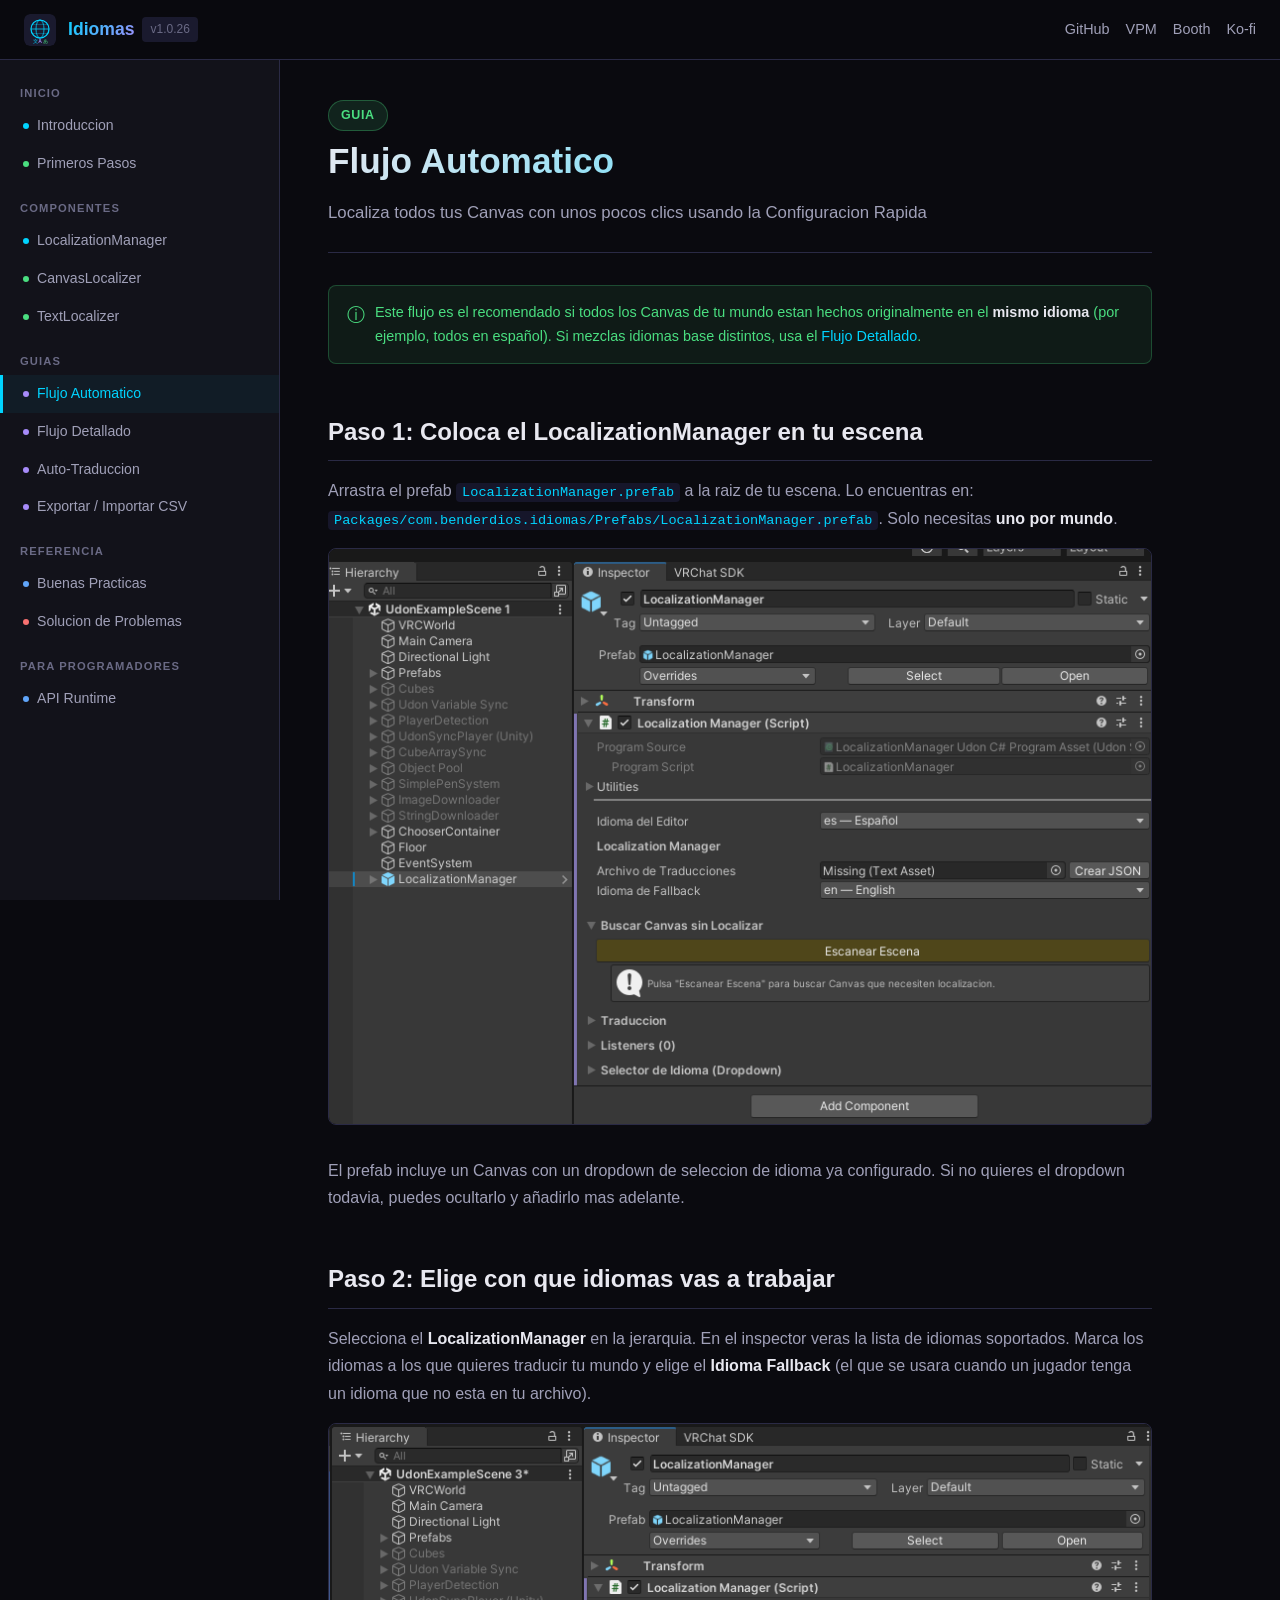
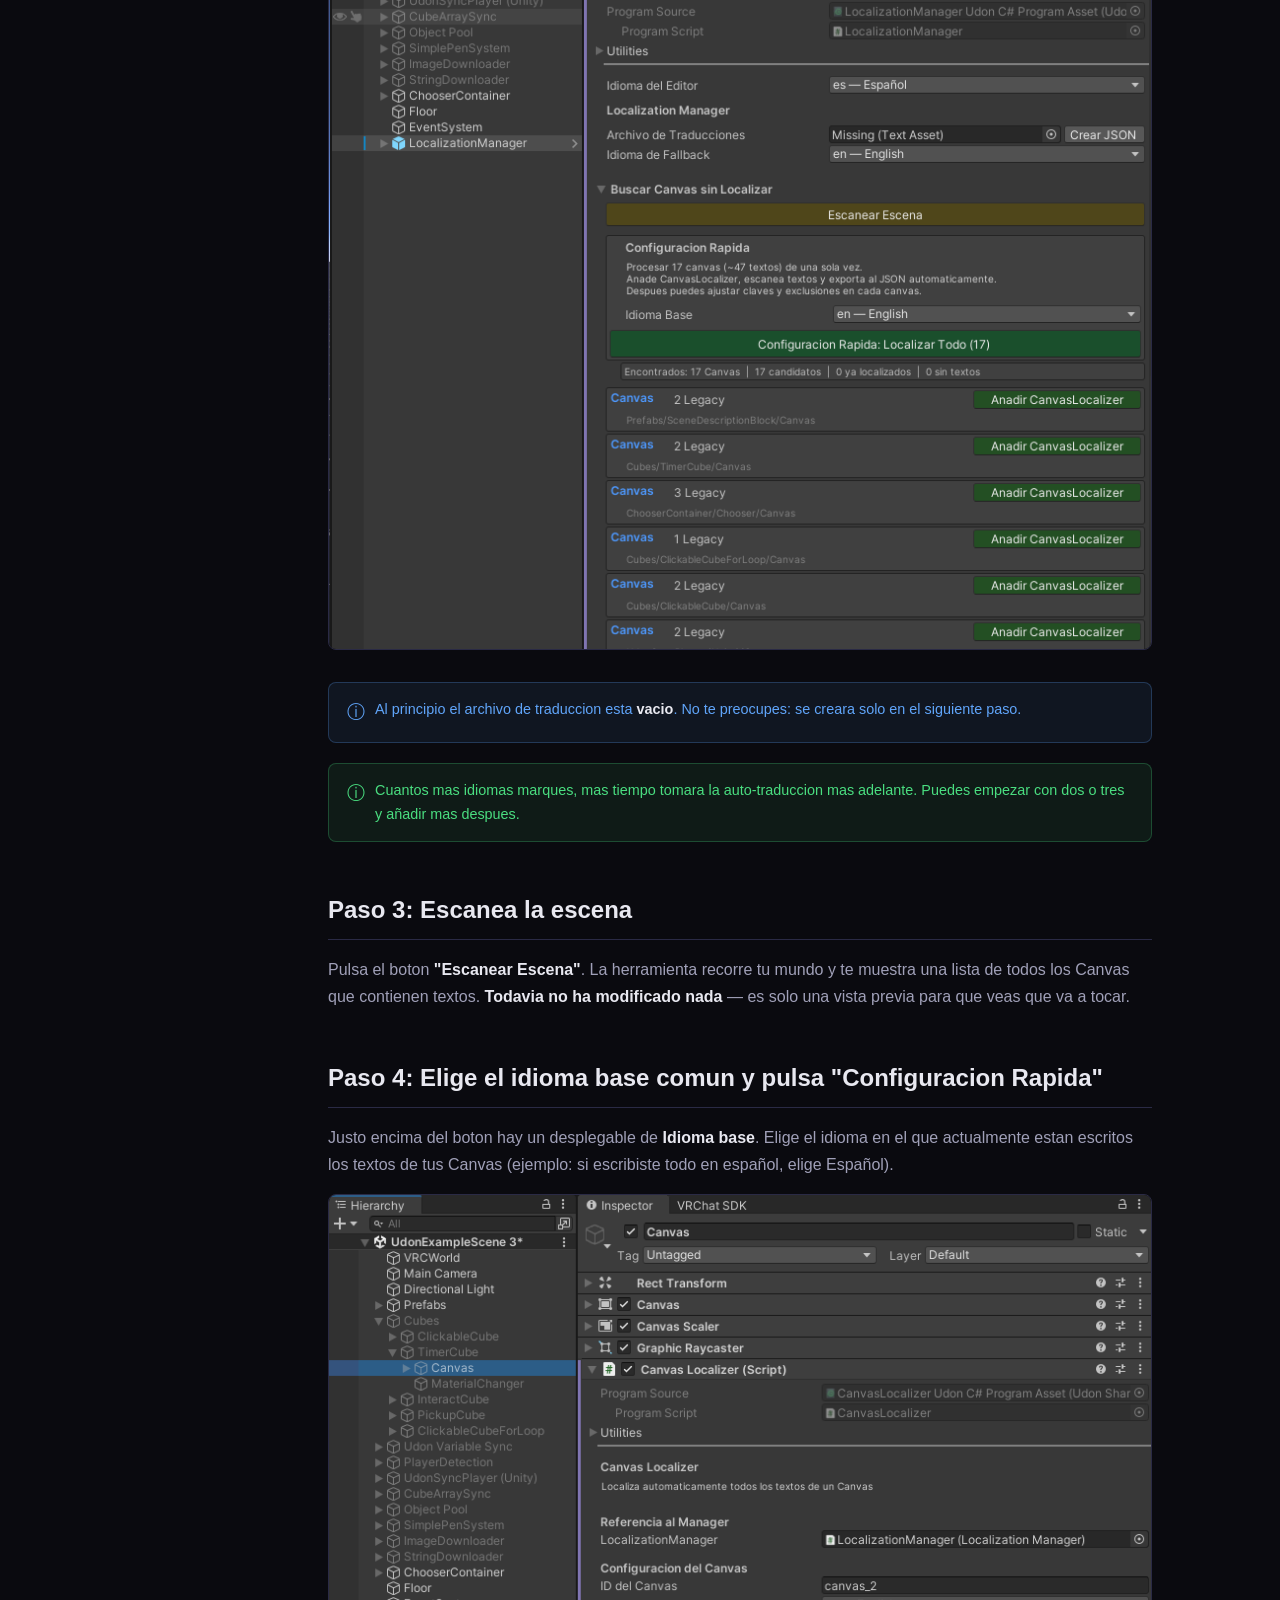
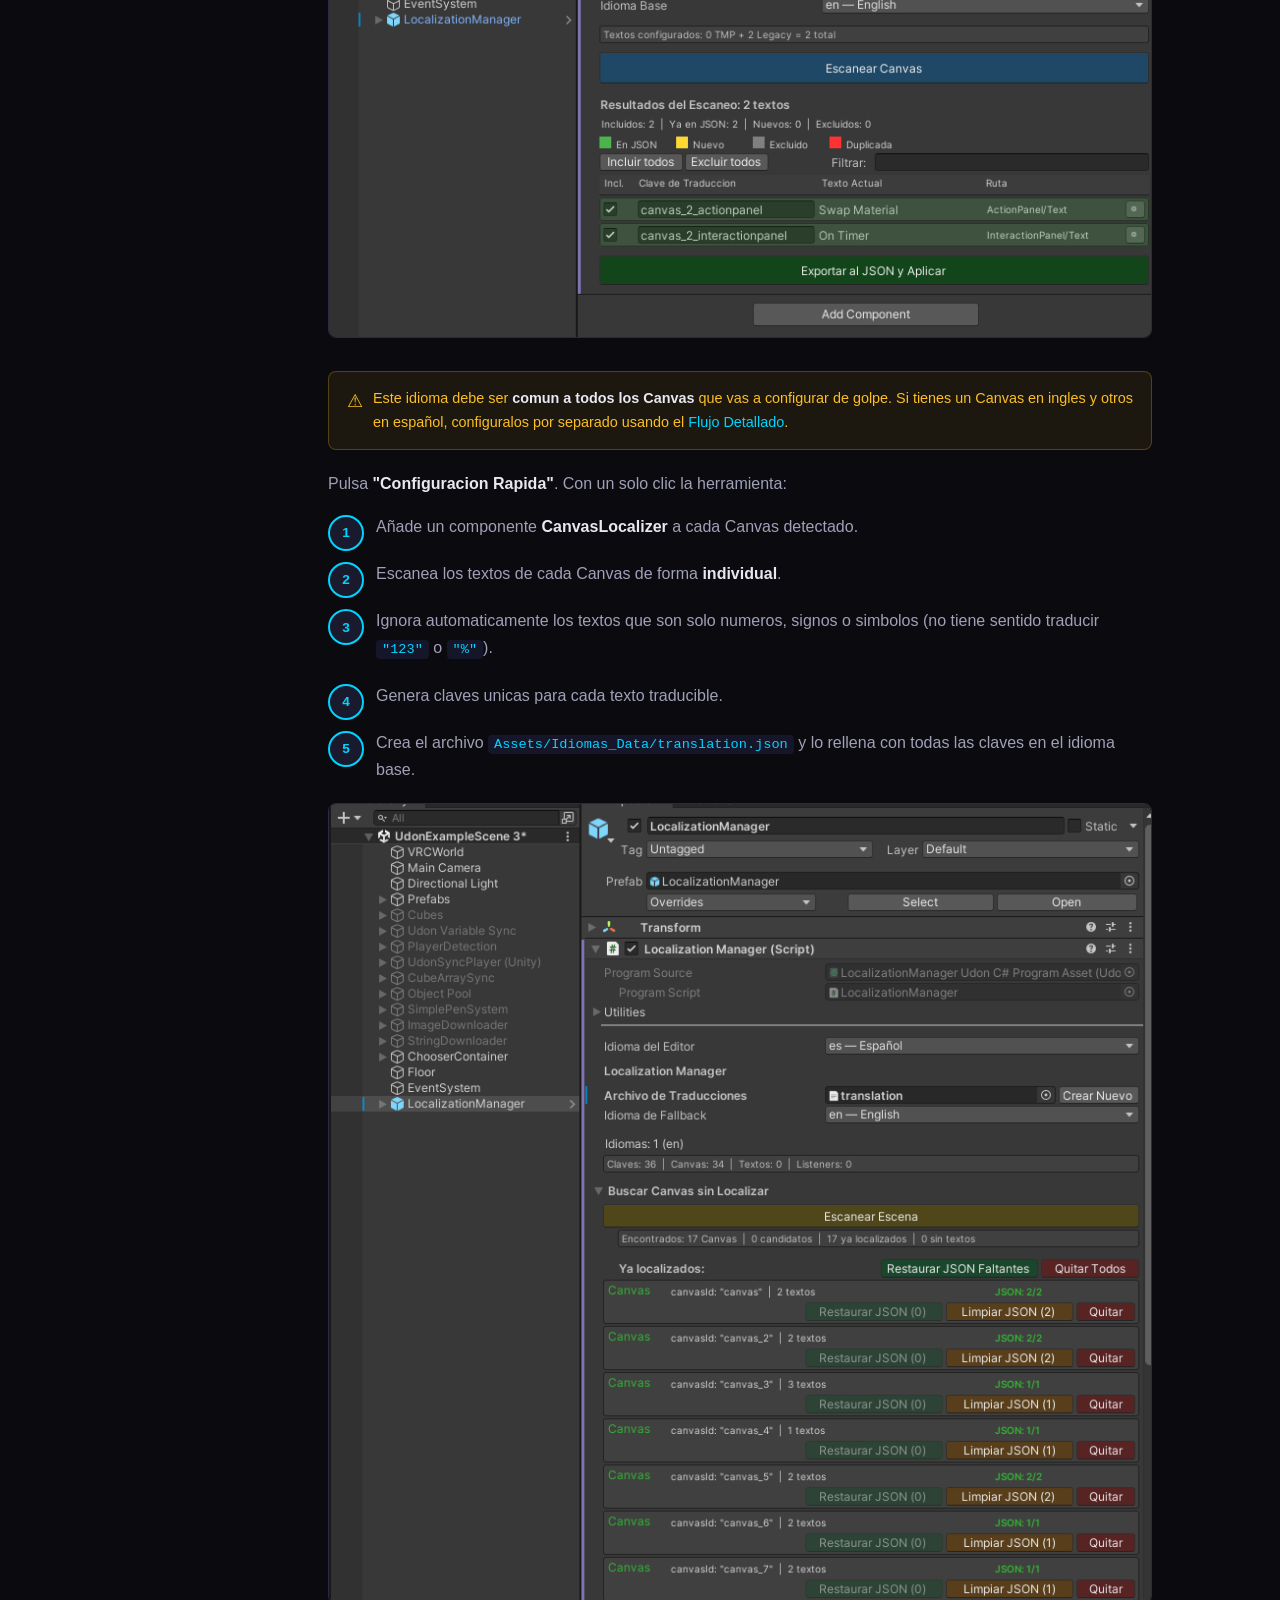
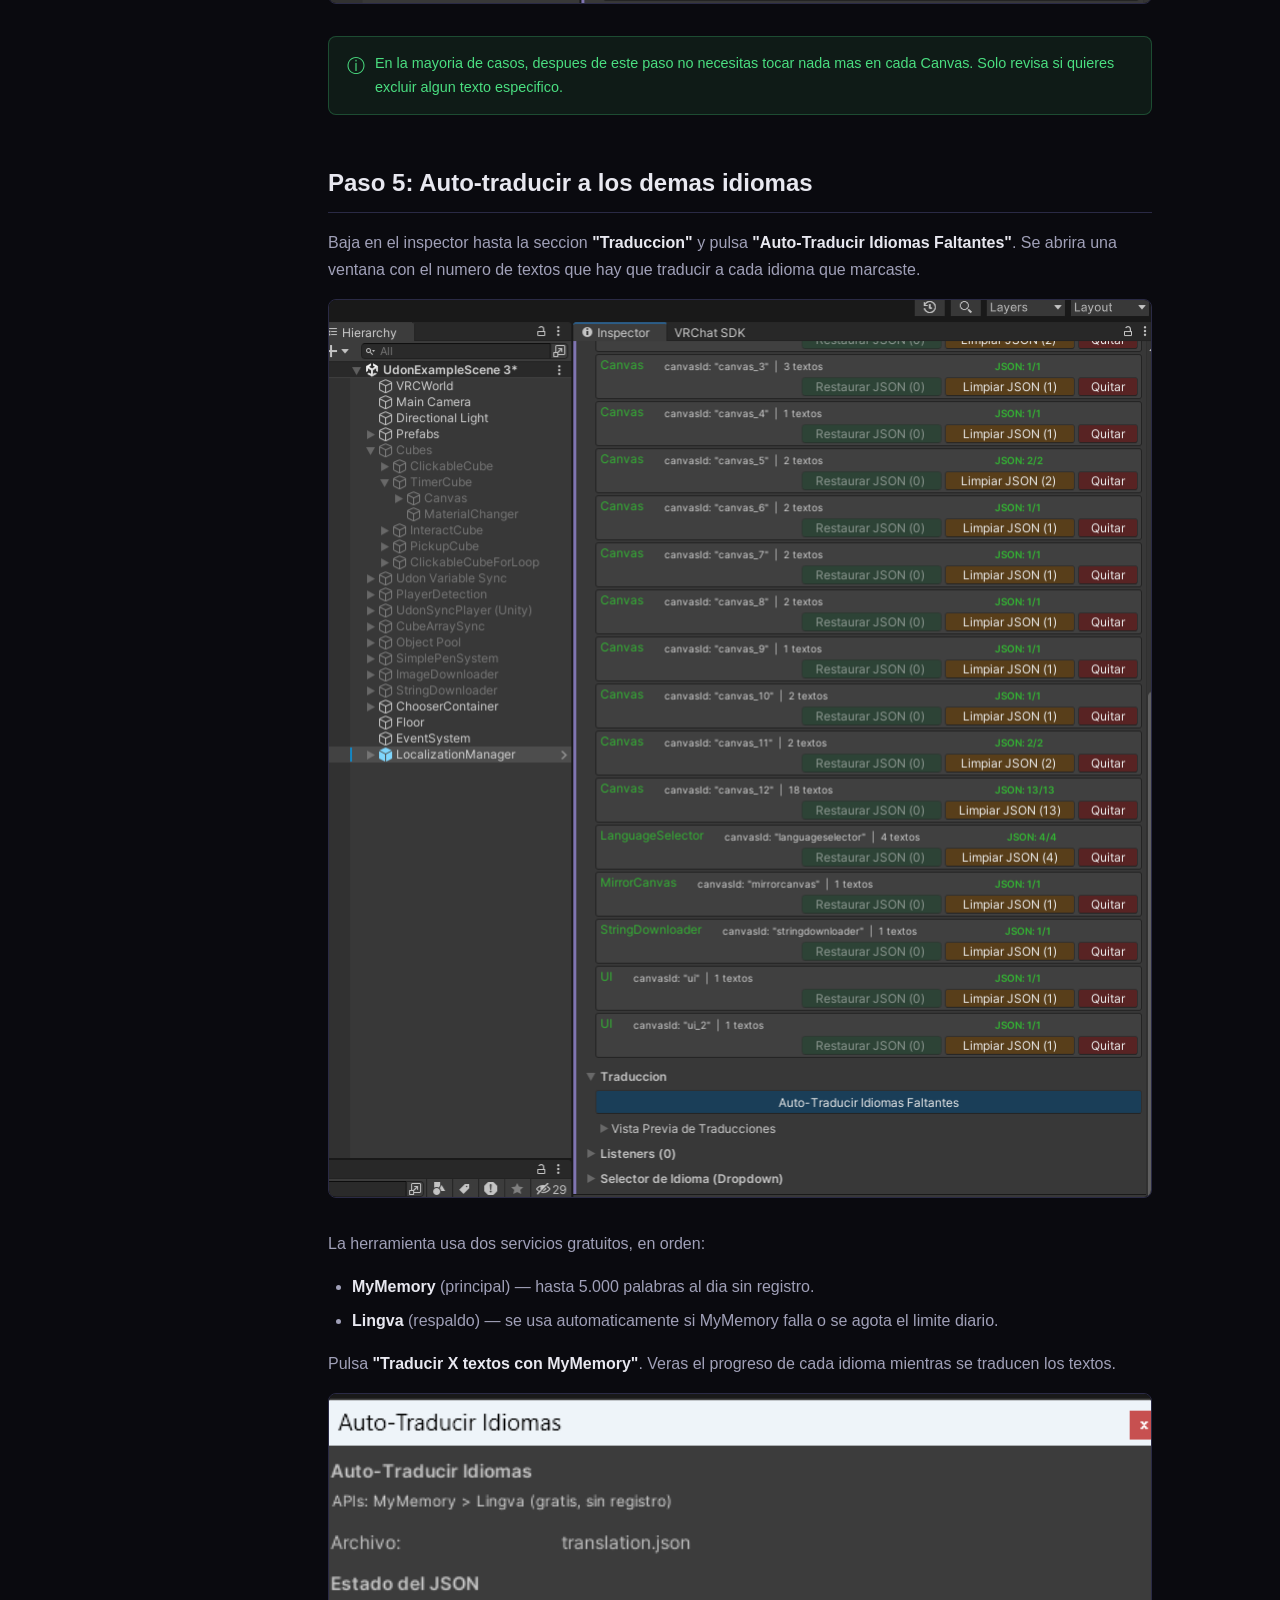
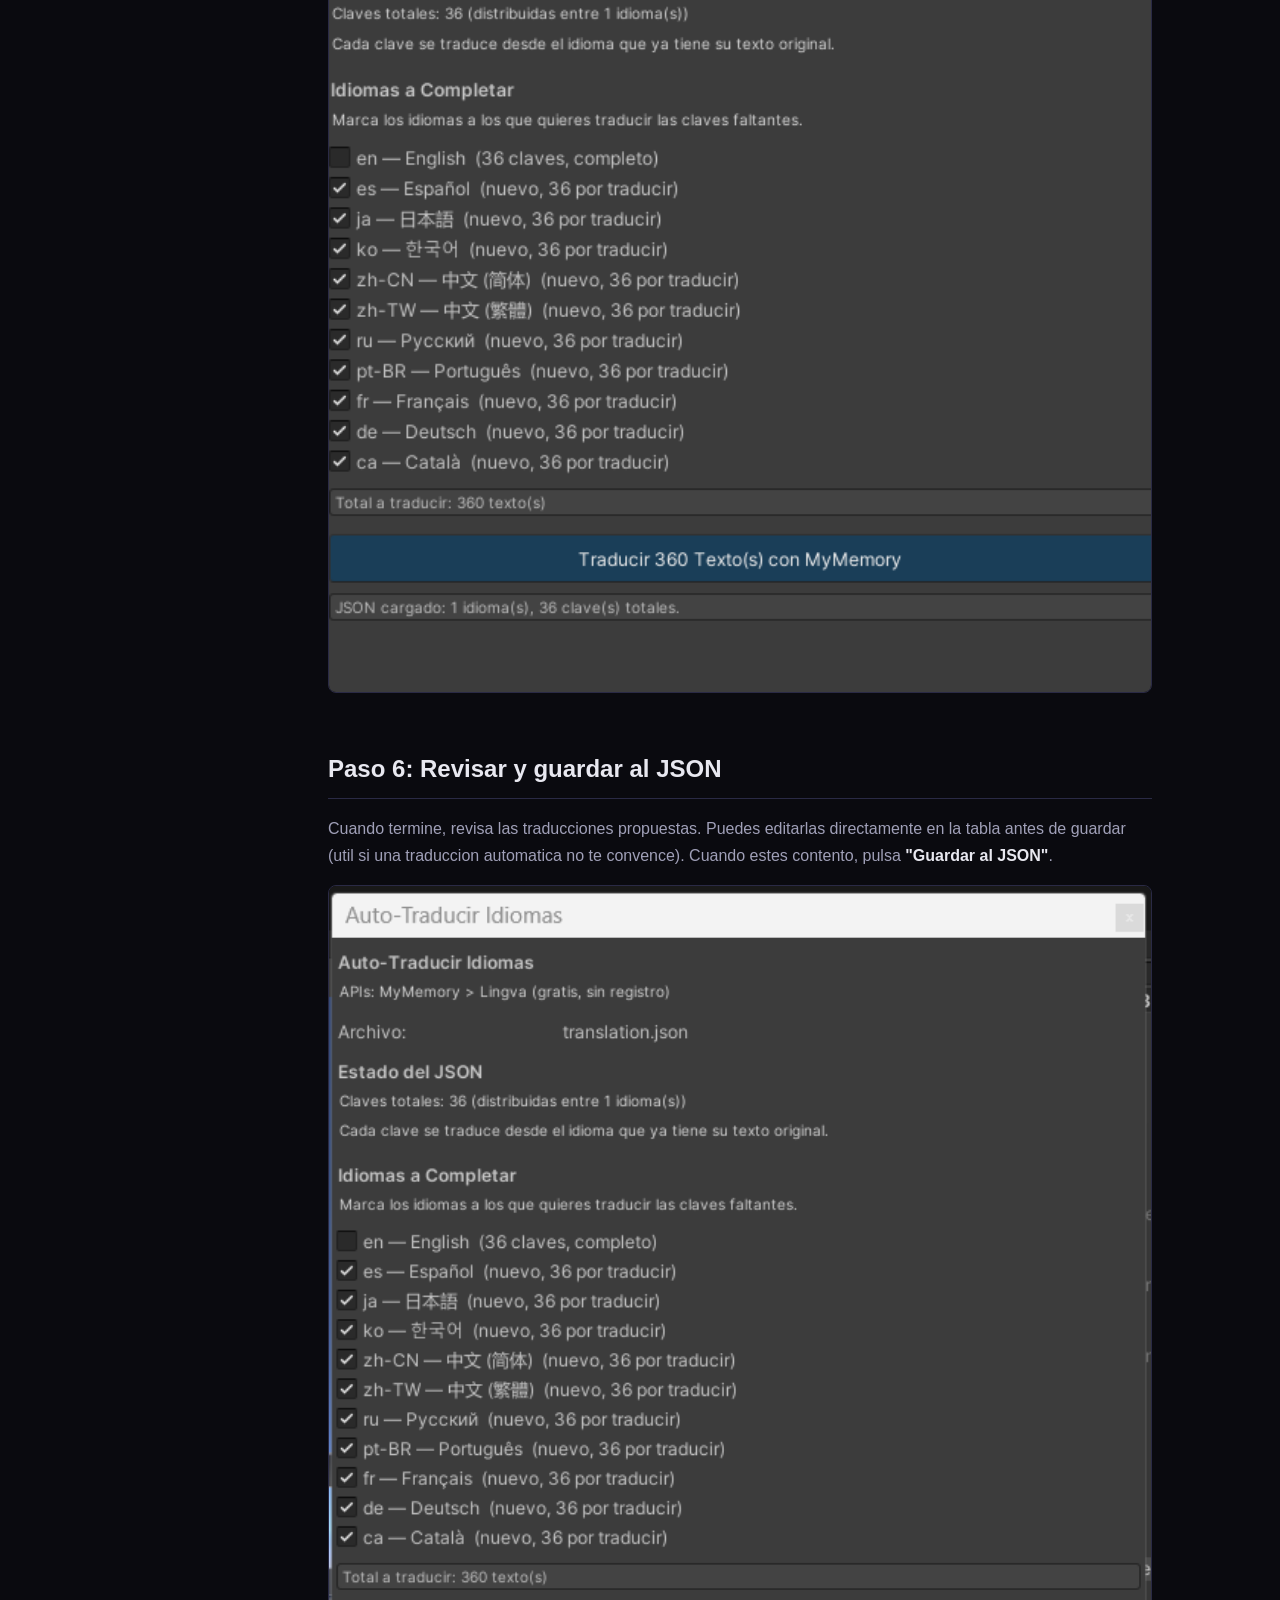
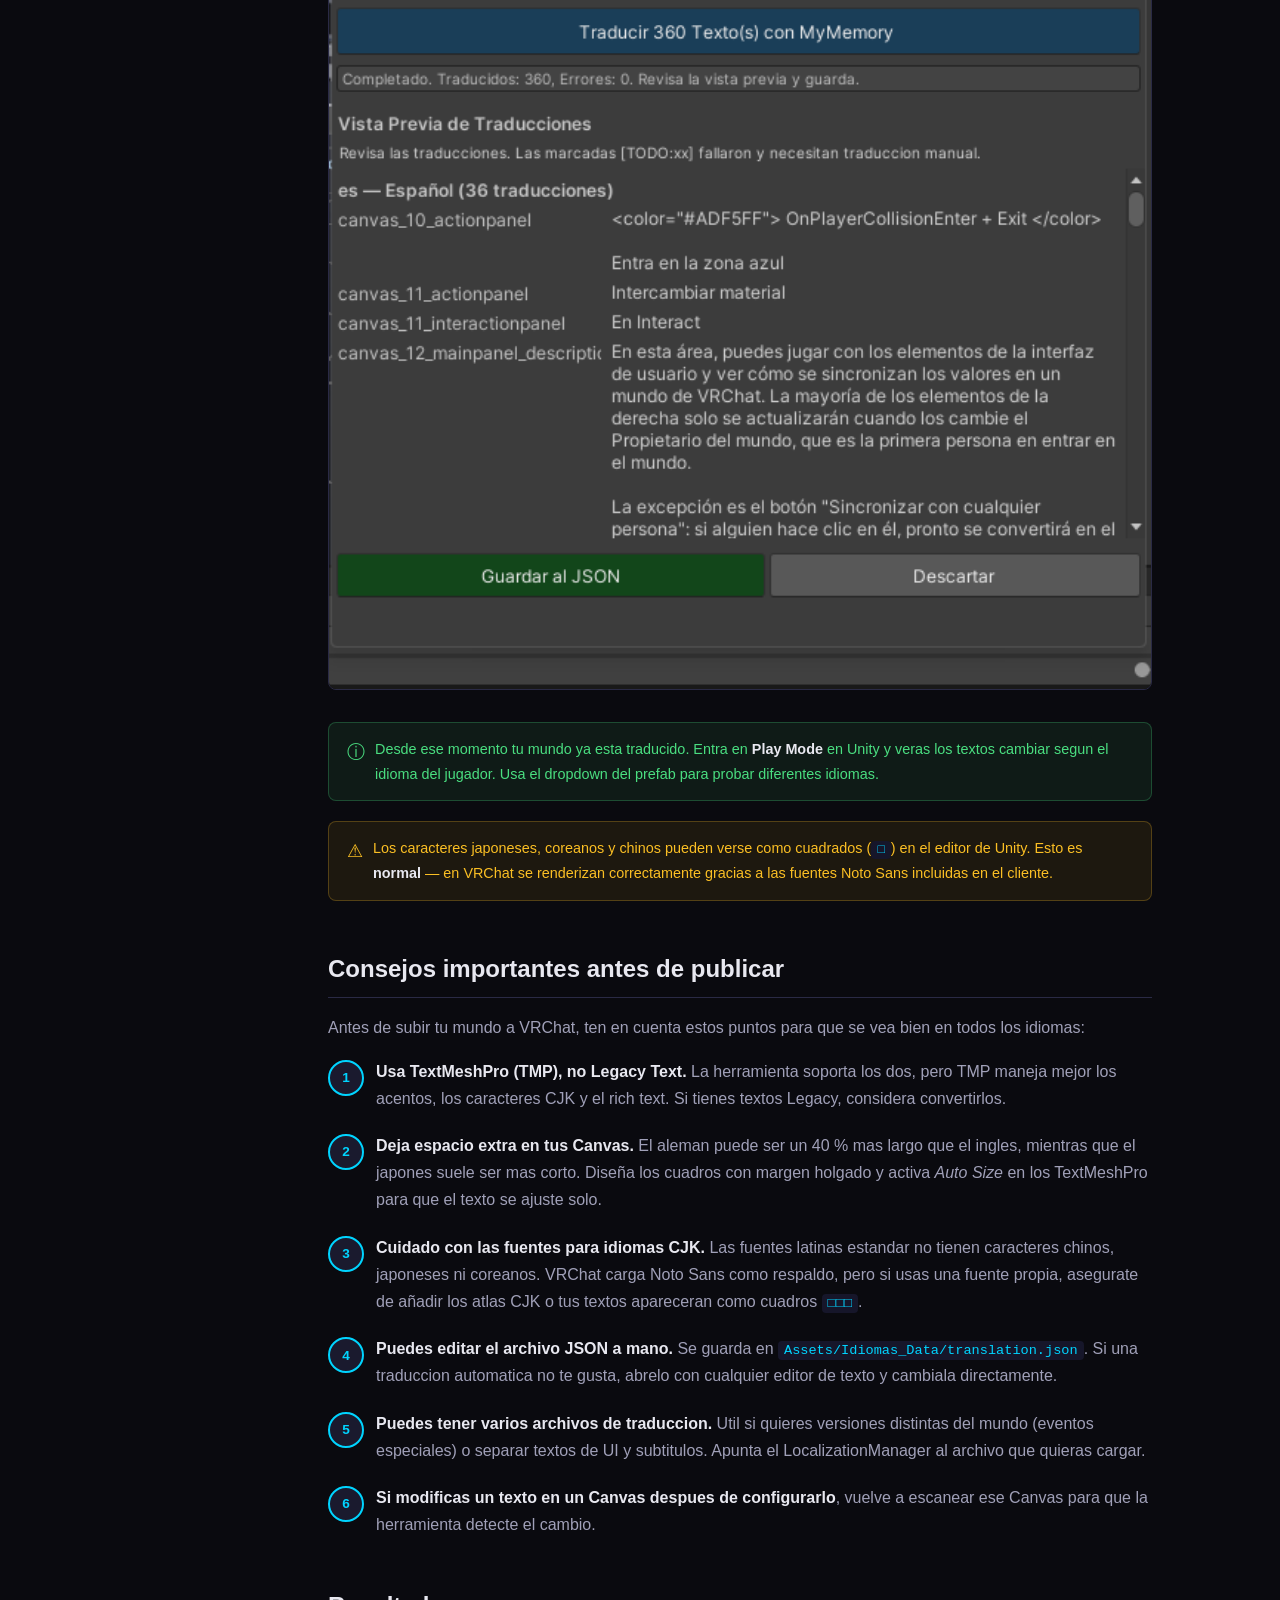
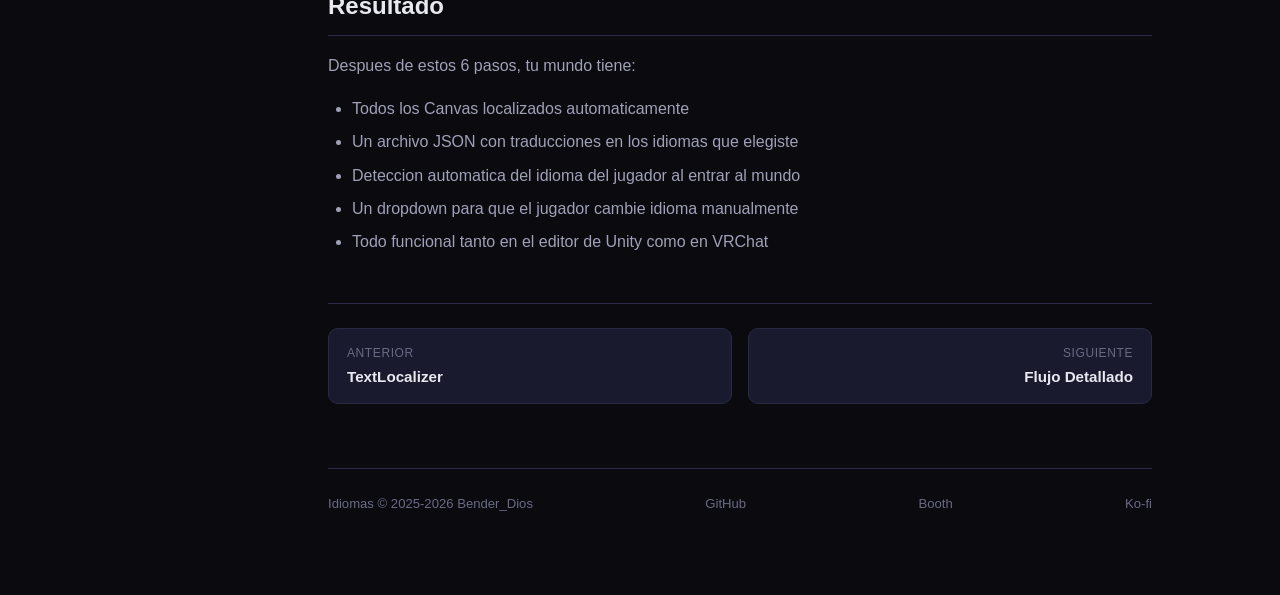
<file: guides/automatic-workflow.html>
<!DOCTYPE html>
<html lang="es">
<head>
  <meta charset="UTF-8">
  <meta name="viewport" content="width=device-width, initial-scale=1.0">
  <title>Flujo Automatico - Idiomas</title>
  <link rel="stylesheet" href="../assets/css/style.css">
  <link rel="icon" type="image/svg+xml" href="../assets/images/logo.svg">
</head>
<body>

<header class="header">
  <a href="../index.html" class="header-logo">
    <img src="../assets/images/logo.svg" alt="Idiomas"><span>Idiomas</span>
  </a>
  <span class="header-version">v1.0.26</span>
  <nav class="header-nav">
    <a href="https://github.com/emerytheec/Idiomas">GitHub</a>
    <a href="https://emerytheec.github.io/vpm-listing/">VPM</a>
    <a href="https://bender-dios.booth.pm/items/8201435">Booth</a>
    <a href="https://ko-fi.com/bender_dios">Ko-fi</a>
  </nav>
  <button class="menu-toggle">&#9776;</button>
</header>

<div class="sidebar-overlay"></div>

<aside class="sidebar">
  <div class="sidebar-section">
    <div class="sidebar-title">Inicio</div>
    <a href="../index.html" class="sidebar-link"><span class="dot dot-cyan"></span> Introduccion</a>
    <a href="../getting-started.html" class="sidebar-link"><span class="dot dot-green"></span> Primeros Pasos</a>
  </div>
  <div class="sidebar-section">
    <div class="sidebar-title">Componentes</div>
    <a href="../components/localization-manager.html" class="sidebar-link"><span class="dot dot-cyan"></span> LocalizationManager</a>
    <a href="../components/canvas-localizer.html" class="sidebar-link"><span class="dot dot-green"></span> CanvasLocalizer</a>
    <a href="../components/text-localizer.html" class="sidebar-link"><span class="dot dot-green"></span> TextLocalizer</a>
  </div>
  <div class="sidebar-section">
    <div class="sidebar-title">Guias</div>
    <a href="./automatic-workflow.html" class="sidebar-link"><span class="dot dot-purple"></span> Flujo Automatico</a>
    <a href="./detailed-workflow.html" class="sidebar-link"><span class="dot dot-purple"></span> Flujo Detallado</a>
    <a href="./auto-translate.html" class="sidebar-link"><span class="dot dot-purple"></span> Auto-Traduccion</a>
    <a href="./csv-export-import.html" class="sidebar-link"><span class="dot dot-purple"></span> Exportar / Importar CSV</a>
  </div>
  <div class="sidebar-section">
    <div class="sidebar-title">Referencia</div>
    <a href="./best-practices.html" class="sidebar-link"><span class="dot dot-blue"></span> Buenas Practicas</a>
    <a href="./troubleshooting.html" class="sidebar-link"><span class="dot dot-red"></span> Solucion de Problemas</a>
  </div>
  <div class="sidebar-section">
    <div class="sidebar-title">Para programadores</div>
    <a href="../api/runtime-api.html" class="sidebar-link"><span class="dot dot-blue"></span> API Runtime</a>
  </div>
</aside>

<main class="main">

  <span class="component-badge badge-guide">Guia</span>
  <h1>Flujo Automatico</h1>
  <p class="page-subtitle">Localiza todos tus Canvas con unos pocos clics usando la Configuracion Rapida</p>

  <div class="info-box tip">
    <span class="icon">&#9432;</span>
    <span>Este flujo es el recomendado si todos los Canvas de tu mundo estan hechos originalmente en el <strong>mismo idioma</strong> (por ejemplo, todos en español). Si mezclas idiomas base distintos, usa el <a href="./detailed-workflow.html">Flujo Detallado</a>.</span>
  </div>

  <h2>Paso 1: Coloca el LocalizationManager en tu escena</h2>
  <p>
    Arrastra el prefab <code>LocalizationManager.prefab</code> a la raiz de tu escena. Lo encuentras en: <code>Packages/com.benderdios.idiomas/Prefabs/LocalizationManager.prefab</code>. Solo necesitas <strong>uno por mundo</strong>.
  </p>

  <div class="screenshot-container">
    <img src="../assets/images/screenshots/auto-workflow-01-prefab-escena.png" alt="Prefab LocalizationManager en la jerarquia">
  </div>

  <p>
    El prefab incluye un Canvas con un dropdown de seleccion de idioma ya configurado. Si no quieres el dropdown todavia, puedes ocultarlo y añadirlo mas adelante.
  </p>

  <h2>Paso 2: Elige con que idiomas vas a trabajar</h2>
  <p>
    Selecciona el <strong>LocalizationManager</strong> en la jerarquia. En el inspector veras la lista de idiomas soportados. Marca los idiomas a los que quieres traducir tu mundo y elige el <strong>Idioma Fallback</strong> (el que se usara cuando un jugador tenga un idioma que no esta en tu archivo).
  </p>

  <div class="screenshot-container">
    <img src="../assets/images/screenshots/auto-workflow-02-seleccion-idiomas.png" alt="Seleccion de idiomas e idioma fallback">
  </div>

  <div class="info-box info">
    <span class="icon">&#9432;</span>
    <span>Al principio el archivo de traduccion esta <strong>vacio</strong>. No te preocupes: se creara solo en el siguiente paso.</span>
  </div>

  <div class="info-box tip">
    <span class="icon">&#9432;</span>
    <span>Cuantos mas idiomas marques, mas tiempo tomara la auto-traduccion mas adelante. Puedes empezar con dos o tres y añadir mas despues.</span>
  </div>

  <h2>Paso 3: Escanea la escena</h2>
  <p>
    Pulsa el boton <strong>"Escanear Escena"</strong>. La herramienta recorre tu mundo y te muestra una lista de todos los Canvas que contienen textos. <strong>Todavia no ha modificado nada</strong> &mdash; es solo una vista previa para que veas que va a tocar.
  </p>

  <h2>Paso 4: Elige el idioma base comun y pulsa "Configuracion Rapida"</h2>
  <p>
    Justo encima del boton hay un desplegable de <strong>Idioma base</strong>. Elige el idioma en el que actualmente estan escritos los textos de tus Canvas (ejemplo: si escribiste todo en español, elige Español).
  </p>

  <div class="screenshot-container">
    <img src="../assets/images/screenshots/auto-workflow-03-boton-configuracion-rapida.png" alt="Boton Configuracion Rapida">
  </div>

  <div class="info-box warning">
    <span class="icon">&#9888;</span>
    <span>Este idioma debe ser <strong>comun a todos los Canvas</strong> que vas a configurar de golpe. Si tienes un Canvas en ingles y otros en español, configuralos por separado usando el <a href="./detailed-workflow.html">Flujo Detallado</a>.</span>
  </div>

  <p>
    Pulsa <strong>"Configuracion Rapida"</strong>. Con un solo clic la herramienta:
  </p>
  <ol class="steps">
    <li>Añade un componente <strong>CanvasLocalizer</strong> a cada Canvas detectado.</li>
    <li>Escanea los textos de cada Canvas de forma <strong>individual</strong>.</li>
    <li>Ignora automaticamente los textos que son solo numeros, signos o simbolos (no tiene sentido traducir <code>"123"</code> o <code>"%"</code>).</li>
    <li>Genera claves unicas para cada texto traducible.</li>
    <li>Crea el archivo <code>Assets/Idiomas_Data/translation.json</code> y lo rellena con todas las claves en el idioma base.</li>
  </ol>

  <div class="screenshot-container">
    <img src="../assets/images/screenshots/auto-workflow-04-resultado-escaneo.png" alt="Resultado del escaneo">
  </div>

  <div class="info-box tip">
    <span class="icon">&#9432;</span>
    <span>En la mayoria de casos, despues de este paso no necesitas tocar nada mas en cada Canvas. Solo revisa si quieres excluir algun texto especifico.</span>
  </div>

  <h2>Paso 5: Auto-traducir a los demas idiomas</h2>
  <p>
    Baja en el inspector hasta la seccion <strong>"Traduccion"</strong> y pulsa <strong>"Auto-Traducir Idiomas Faltantes"</strong>. Se abrira una ventana con el numero de textos que hay que traducir a cada idioma que marcaste.
  </p>

  <div class="screenshot-container">
    <img src="../assets/images/screenshots/auto-workflow-05-ventana-autotraducir.png" alt="Ventana de auto-traduccion">
  </div>

  <p>La herramienta usa dos servicios gratuitos, en orden:</p>
  <ul>
    <li><strong>MyMemory</strong> (principal) &mdash; hasta 5.000 palabras al dia sin registro.</li>
    <li><strong>Lingva</strong> (respaldo) &mdash; se usa automaticamente si MyMemory falla o se agota el limite diario.</li>
  </ul>

  <p>
    Pulsa <strong>"Traducir X textos con MyMemory"</strong>. Veras el progreso de cada idioma mientras se traducen los textos.
  </p>

  <div class="screenshot-container">
    <img src="../assets/images/screenshots/auto-workflow-06-traduccion-progreso.png" alt="Traduccion en progreso">
  </div>

  <h2>Paso 6: Revisar y guardar al JSON</h2>
  <p>
    Cuando termine, revisa las traducciones propuestas. Puedes editarlas directamente en la tabla antes de guardar (util si una traduccion automatica no te convence). Cuando estes contento, pulsa <strong>"Guardar al JSON"</strong>.
  </p>

  <div class="screenshot-container">
    <img src="../assets/images/screenshots/auto-workflow-07-guardar-json.png" alt="Resultado final con boton Guardar al JSON">
  </div>

  <div class="info-box tip">
    <span class="icon">&#9432;</span>
    <span>Desde ese momento tu mundo ya esta traducido. Entra en <strong>Play Mode</strong> en Unity y veras los textos cambiar segun el idioma del jugador. Usa el dropdown del prefab para probar diferentes idiomas.</span>
  </div>

  <div class="info-box warning">
    <span class="icon">&#9888;</span>
    <span>Los caracteres japoneses, coreanos y chinos pueden verse como cuadrados (<code>□</code>) en el editor de Unity. Esto es <strong>normal</strong> &mdash; en VRChat se renderizan correctamente gracias a las fuentes Noto Sans incluidas en el cliente.</span>
  </div>

  <h2>Consejos importantes antes de publicar</h2>
  <p>Antes de subir tu mundo a VRChat, ten en cuenta estos puntos para que se vea bien en todos los idiomas:</p>

  <ol class="steps">
    <li><strong>Usa TextMeshPro (TMP), no Legacy Text.</strong> La herramienta soporta los dos, pero TMP maneja mejor los acentos, los caracteres CJK y el rich text. Si tienes textos Legacy, considera convertirlos.</li>
    <li><strong>Deja espacio extra en tus Canvas.</strong> El aleman puede ser un 40 % mas largo que el ingles, mientras que el japones suele ser mas corto. Diseña los cuadros con margen holgado y activa <em>Auto Size</em> en los TextMeshPro para que el texto se ajuste solo.</li>
    <li><strong>Cuidado con las fuentes para idiomas CJK.</strong> Las fuentes latinas estandar no tienen caracteres chinos, japoneses ni coreanos. VRChat carga Noto Sans como respaldo, pero si usas una fuente propia, asegurate de añadir los atlas CJK o tus textos apareceran como cuadros <code>□□□</code>.</li>
    <li><strong>Puedes editar el archivo JSON a mano.</strong> Se guarda en <code>Assets/Idiomas_Data/translation.json</code>. Si una traduccion automatica no te gusta, abrelo con cualquier editor de texto y cambiala directamente.</li>
    <li><strong>Puedes tener varios archivos de traduccion.</strong> Util si quieres versiones distintas del mundo (eventos especiales) o separar textos de UI y subtitulos. Apunta el LocalizationManager al archivo que quieras cargar.</li>
    <li><strong>Si modificas un texto en un Canvas despues de configurarlo</strong>, vuelve a escanear ese Canvas para que la herramienta detecte el cambio.</li>
  </ol>

  <h2>Resultado</h2>
  <p>Despues de estos 6 pasos, tu mundo tiene:</p>
  <ul>
    <li>Todos los Canvas localizados automaticamente</li>
    <li>Un archivo JSON con traducciones en los idiomas que elegiste</li>
    <li>Deteccion automatica del idioma del jugador al entrar al mundo</li>
    <li>Un dropdown para que el jugador cambie idioma manualmente</li>
    <li>Todo funcional tanto en el editor de Unity como en VRChat</li>
  </ul>

  <div class="page-nav">
    <a href="../components/text-localizer.html" class="prev">
      <div class="nav-label">Anterior</div>
      <div class="nav-title">TextLocalizer</div>
    </a>
    <a href="./detailed-workflow.html" class="next">
      <div class="nav-label">Siguiente</div>
      <div class="nav-title">Flujo Detallado</div>
    </a>
  </div>

  <footer class="footer">
    <span>Idiomas &copy; 2025-2026 Bender_Dios</span>
    <a href="https://github.com/emerytheec/Idiomas">GitHub</a>
    <a href="https://bender-dios.booth.pm/items/8201435">Booth</a>
    <a href="https://ko-fi.com/bender_dios">Ko-fi</a>
  </footer>
</main>

<script src="../assets/js/main.js"></script>
</body>
</html>
</file>
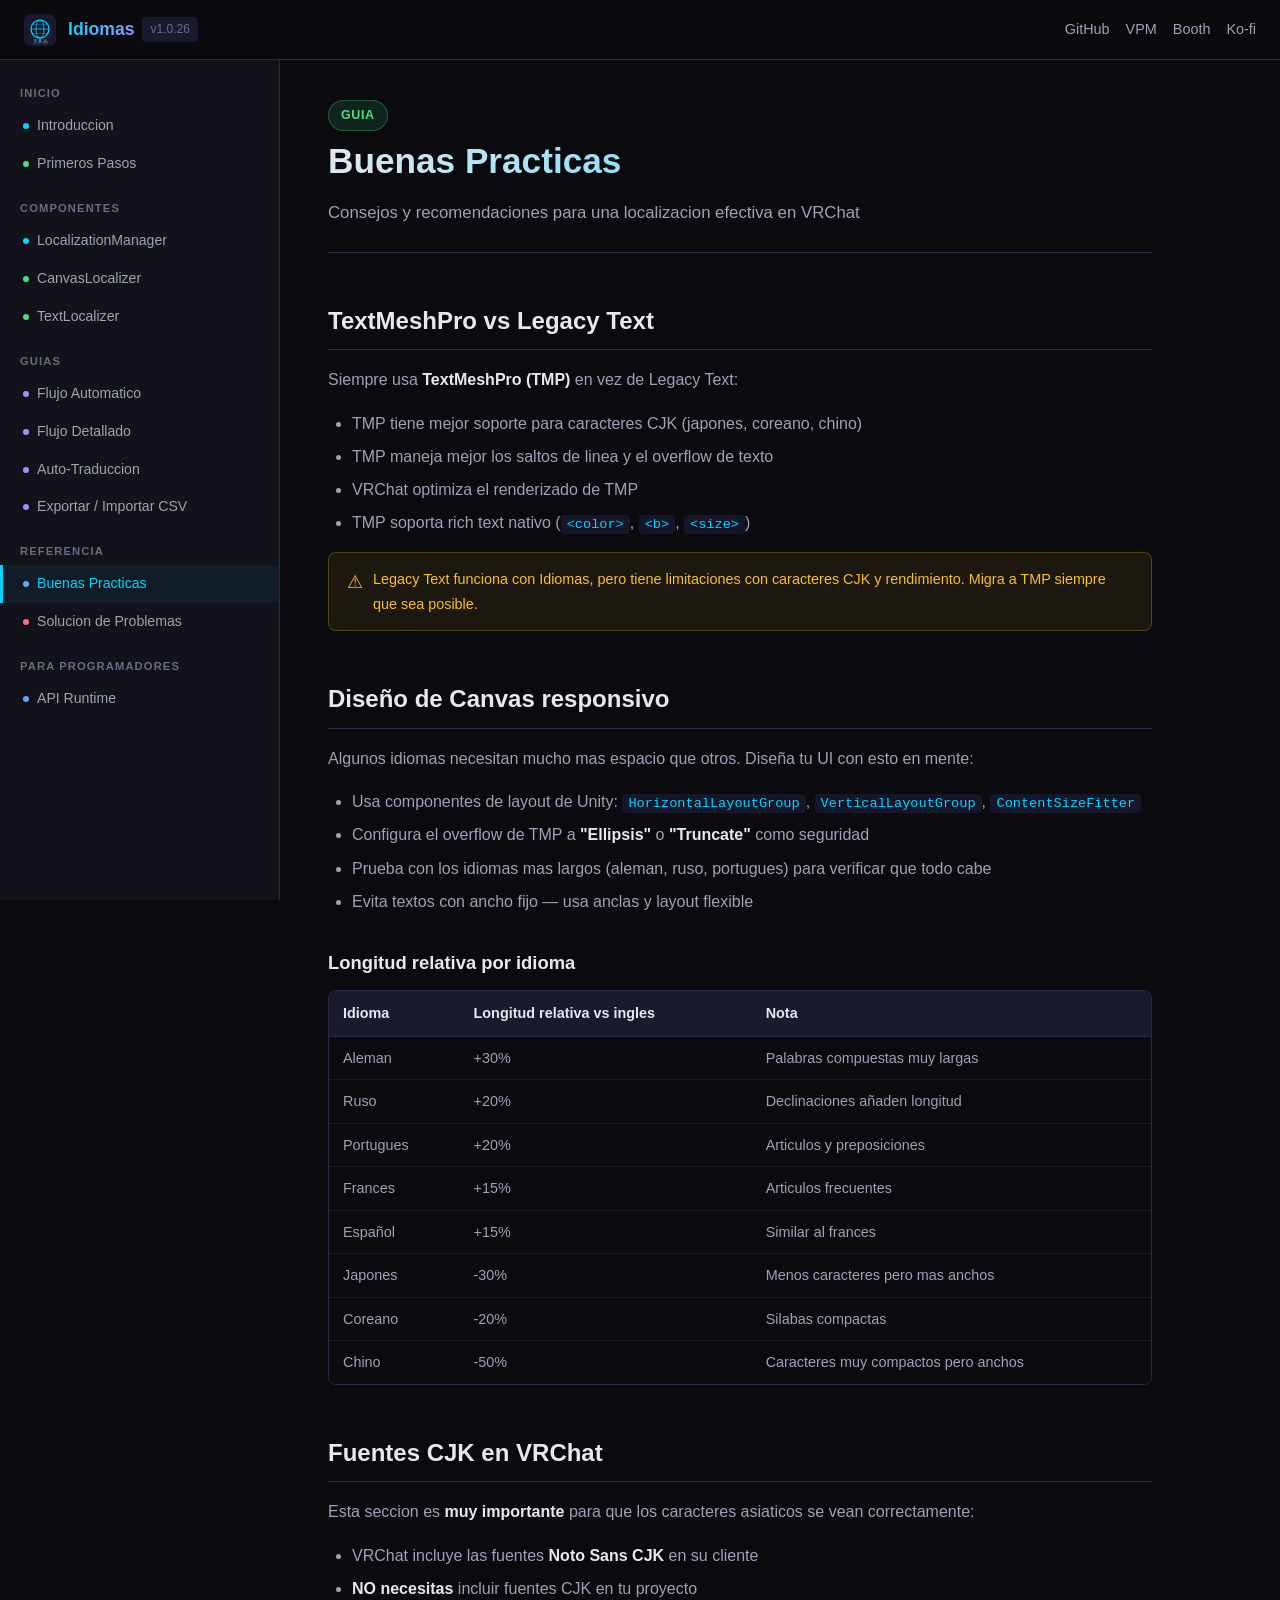
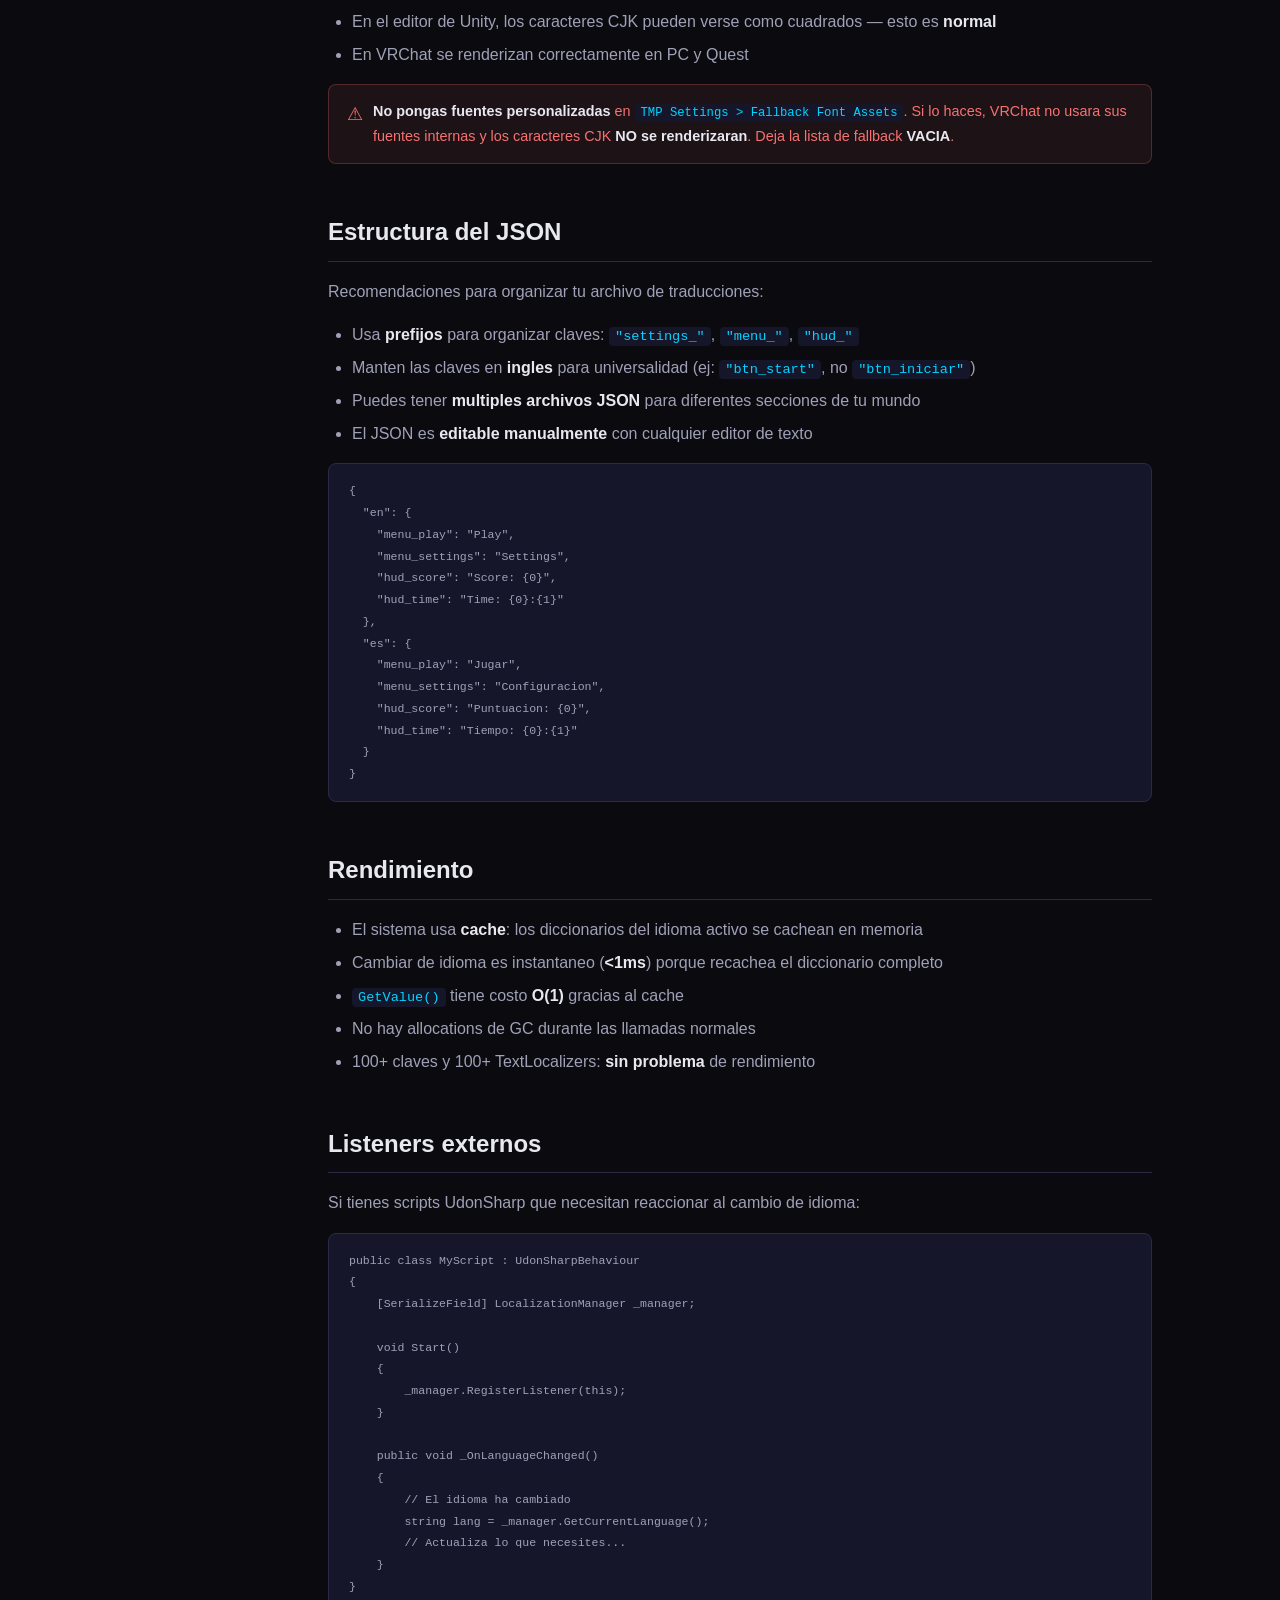
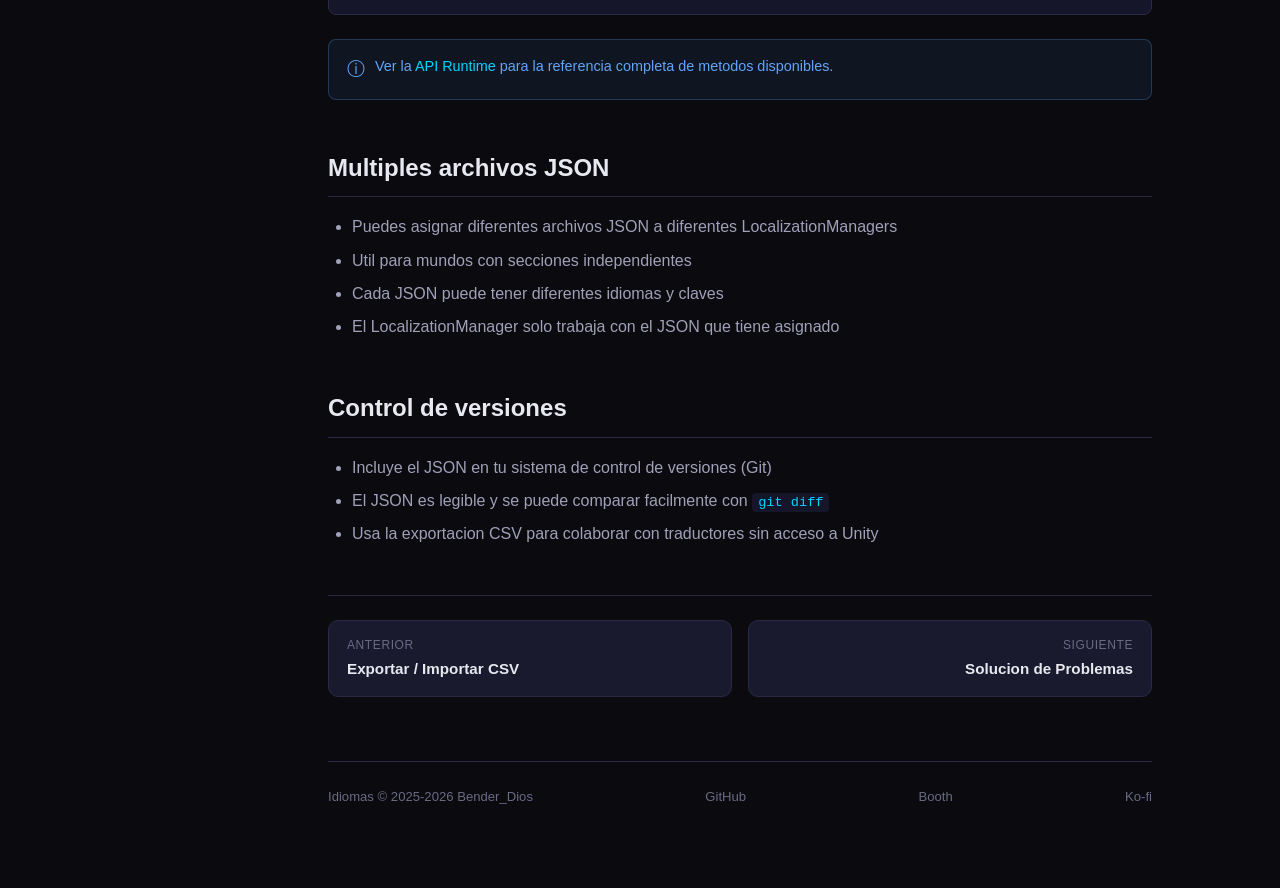
<file: guides/best-practices.html>
<!DOCTYPE html>
<html lang="es">
<head>
  <meta charset="UTF-8">
  <meta name="viewport" content="width=device-width, initial-scale=1.0">
  <title>Buenas Practicas - Idiomas</title>
  <link rel="stylesheet" href="../assets/css/style.css">
  <link rel="icon" type="image/svg+xml" href="../assets/images/logo.svg">
</head>
<body>

<header class="header">
  <a href="../index.html" class="header-logo">
    <img src="../assets/images/logo.svg" alt="Idiomas"><span>Idiomas</span>
  </a>
  <span class="header-version">v1.0.26</span>
  <nav class="header-nav">
    <a href="https://github.com/emerytheec/Idiomas">GitHub</a>
    <a href="https://emerytheec.github.io/vpm-listing/">VPM</a>
    <a href="https://bender-dios.booth.pm/items/8201435">Booth</a>
    <a href="https://ko-fi.com/bender_dios">Ko-fi</a>
  </nav>
  <button class="menu-toggle">&#9776;</button>
</header>

<div class="sidebar-overlay"></div>

<aside class="sidebar">
  <div class="sidebar-section">
    <div class="sidebar-title">Inicio</div>
    <a href="../index.html" class="sidebar-link"><span class="dot dot-cyan"></span> Introduccion</a>
    <a href="../getting-started.html" class="sidebar-link"><span class="dot dot-green"></span> Primeros Pasos</a>
  </div>
  <div class="sidebar-section">
    <div class="sidebar-title">Componentes</div>
    <a href="../components/localization-manager.html" class="sidebar-link"><span class="dot dot-cyan"></span> LocalizationManager</a>
    <a href="../components/canvas-localizer.html" class="sidebar-link"><span class="dot dot-green"></span> CanvasLocalizer</a>
    <a href="../components/text-localizer.html" class="sidebar-link"><span class="dot dot-green"></span> TextLocalizer</a>
  </div>
  <div class="sidebar-section">
    <div class="sidebar-title">Guias</div>
    <a href="./automatic-workflow.html" class="sidebar-link"><span class="dot dot-purple"></span> Flujo Automatico</a>
    <a href="./detailed-workflow.html" class="sidebar-link"><span class="dot dot-purple"></span> Flujo Detallado</a>
    <a href="./auto-translate.html" class="sidebar-link"><span class="dot dot-purple"></span> Auto-Traduccion</a>
    <a href="./csv-export-import.html" class="sidebar-link"><span class="dot dot-purple"></span> Exportar / Importar CSV</a>
  </div>
  <div class="sidebar-section">
    <div class="sidebar-title">Referencia</div>
    <a href="./best-practices.html" class="sidebar-link"><span class="dot dot-blue"></span> Buenas Practicas</a>
    <a href="./troubleshooting.html" class="sidebar-link"><span class="dot dot-red"></span> Solucion de Problemas</a>
  </div>
  <div class="sidebar-section">
    <div class="sidebar-title">Para programadores</div>
    <a href="../api/runtime-api.html" class="sidebar-link"><span class="dot dot-blue"></span> API Runtime</a>
  </div>
</aside>

<main class="main">

  <span class="component-badge badge-guide">Guia</span>
  <h1>Buenas Practicas</h1>
  <p class="page-subtitle">Consejos y recomendaciones para una localizacion efectiva en VRChat</p>

  <h2>TextMeshPro vs Legacy Text</h2>
  <p>Siempre usa <strong>TextMeshPro (TMP)</strong> en vez de Legacy Text:</p>
  <ul>
    <li>TMP tiene mejor soporte para caracteres CJK (japones, coreano, chino)</li>
    <li>TMP maneja mejor los saltos de linea y el overflow de texto</li>
    <li>VRChat optimiza el renderizado de TMP</li>
    <li>TMP soporta rich text nativo (<code>&lt;color&gt;</code>, <code>&lt;b&gt;</code>, <code>&lt;size&gt;</code>)</li>
  </ul>

  <div class="info-box warning">
    <span class="icon">&#9888;</span>
    <span>Legacy Text funciona con Idiomas, pero tiene limitaciones con caracteres CJK y rendimiento. Migra a TMP siempre que sea posible.</span>
  </div>

  <h2>Diseño de Canvas responsivo</h2>
  <p>Algunos idiomas necesitan mucho mas espacio que otros. Diseña tu UI con esto en mente:</p>
  <ul>
    <li>Usa componentes de layout de Unity: <code>HorizontalLayoutGroup</code>, <code>VerticalLayoutGroup</code>, <code>ContentSizeFitter</code></li>
    <li>Configura el overflow de TMP a <strong>"Ellipsis"</strong> o <strong>"Truncate"</strong> como seguridad</li>
    <li>Prueba con los idiomas mas largos (aleman, ruso, portugues) para verificar que todo cabe</li>
    <li>Evita textos con ancho fijo &mdash; usa anclas y layout flexible</li>
  </ul>

  <h3>Longitud relativa por idioma</h3>
  <div class="table-wrapper">
    <table>
      <thead>
        <tr><th>Idioma</th><th>Longitud relativa vs ingles</th><th>Nota</th></tr>
      </thead>
      <tbody>
        <tr><td>Aleman</td><td>+30%</td><td>Palabras compuestas muy largas</td></tr>
        <tr><td>Ruso</td><td>+20%</td><td>Declinaciones añaden longitud</td></tr>
        <tr><td>Portugues</td><td>+20%</td><td>Articulos y preposiciones</td></tr>
        <tr><td>Frances</td><td>+15%</td><td>Articulos frecuentes</td></tr>
        <tr><td>Español</td><td>+15%</td><td>Similar al frances</td></tr>
        <tr><td>Japones</td><td>-30%</td><td>Menos caracteres pero mas anchos</td></tr>
        <tr><td>Coreano</td><td>-20%</td><td>Silabas compactas</td></tr>
        <tr><td>Chino</td><td>-50%</td><td>Caracteres muy compactos pero anchos</td></tr>
      </tbody>
    </table>
  </div>

  <h2>Fuentes CJK en VRChat</h2>
  <p>Esta seccion es <strong>muy importante</strong> para que los caracteres asiaticos se vean correctamente:</p>
  <ul>
    <li>VRChat incluye las fuentes <strong>Noto Sans CJK</strong> en su cliente</li>
    <li><strong>NO necesitas</strong> incluir fuentes CJK en tu proyecto</li>
    <li>En el editor de Unity, los caracteres CJK pueden verse como cuadrados &mdash; esto es <strong>normal</strong></li>
    <li>En VRChat se renderizan correctamente en PC y Quest</li>
  </ul>

  <div class="info-box danger">
    <span class="icon">&#9888;</span>
    <span><strong>No pongas fuentes personalizadas</strong> en <code>TMP Settings &gt; Fallback Font Assets</code>. Si lo haces, VRChat no usara sus fuentes internas y los caracteres CJK <strong>NO se renderizaran</strong>. Deja la lista de fallback <strong>VACIA</strong>.</span>
  </div>

  <h2>Estructura del JSON</h2>
  <p>Recomendaciones para organizar tu archivo de traducciones:</p>
  <ul>
    <li>Usa <strong>prefijos</strong> para organizar claves: <code>"settings_"</code>, <code>"menu_"</code>, <code>"hud_"</code></li>
    <li>Manten las claves en <strong>ingles</strong> para universalidad (ej: <code>"btn_start"</code>, no <code>"btn_iniciar"</code>)</li>
    <li>Puedes tener <strong>multiples archivos JSON</strong> para diferentes secciones de tu mundo</li>
    <li>El JSON es <strong>editable manualmente</strong> con cualquier editor de texto</li>
  </ul>

  <pre><code>{
  "en": {
    "menu_play": "Play",
    "menu_settings": "Settings",
    "hud_score": "Score: {0}",
    "hud_time": "Time: {0}:{1}"
  },
  "es": {
    "menu_play": "Jugar",
    "menu_settings": "Configuracion",
    "hud_score": "Puntuacion: {0}",
    "hud_time": "Tiempo: {0}:{1}"
  }
}</code></pre>

  <h2>Rendimiento</h2>
  <ul>
    <li>El sistema usa <strong>cache</strong>: los diccionarios del idioma activo se cachean en memoria</li>
    <li>Cambiar de idioma es instantaneo (<strong>&lt;1ms</strong>) porque recachea el diccionario completo</li>
    <li><code>GetValue()</code> tiene costo <strong>O(1)</strong> gracias al cache</li>
    <li>No hay allocations de GC durante las llamadas normales</li>
    <li>100+ claves y 100+ TextLocalizers: <strong>sin problema</strong> de rendimiento</li>
  </ul>

  <h2>Listeners externos</h2>
  <p>Si tienes scripts UdonSharp que necesitan reaccionar al cambio de idioma:</p>

  <pre><code>public class MyScript : UdonSharpBehaviour
{
    [SerializeField] LocalizationManager _manager;

    void Start()
    {
        _manager.RegisterListener(this);
    }

    public void _OnLanguageChanged()
    {
        // El idioma ha cambiado
        string lang = _manager.GetCurrentLanguage();
        // Actualiza lo que necesites...
    }
}</code></pre>

  <div class="info-box info">
    <span class="icon">&#9432;</span>
    <span>Ver la <a href="../api/runtime-api.html">API Runtime</a> para la referencia completa de metodos disponibles.</span>
  </div>

  <h2>Multiples archivos JSON</h2>
  <ul>
    <li>Puedes asignar diferentes archivos JSON a diferentes LocalizationManagers</li>
    <li>Util para mundos con secciones independientes</li>
    <li>Cada JSON puede tener diferentes idiomas y claves</li>
    <li>El LocalizationManager solo trabaja con el JSON que tiene asignado</li>
  </ul>

  <h2>Control de versiones</h2>
  <ul>
    <li>Incluye el JSON en tu sistema de control de versiones (Git)</li>
    <li>El JSON es legible y se puede comparar facilmente con <code>git diff</code></li>
    <li>Usa la exportacion CSV para colaborar con traductores sin acceso a Unity</li>
  </ul>

  <div class="page-nav">
    <a href="./csv-export-import.html" class="prev">
      <div class="nav-label">Anterior</div>
      <div class="nav-title">Exportar / Importar CSV</div>
    </a>
    <a href="./troubleshooting.html" class="next">
      <div class="nav-label">Siguiente</div>
      <div class="nav-title">Solucion de Problemas</div>
    </a>
  </div>

  <footer class="footer">
    <span>Idiomas &copy; 2025-2026 Bender_Dios</span>
    <a href="https://github.com/emerytheec/Idiomas">GitHub</a>
    <a href="https://bender-dios.booth.pm/items/8201435">Booth</a>
    <a href="https://ko-fi.com/bender_dios">Ko-fi</a>
  </footer>
</main>

<script src="../assets/js/main.js"></script>
</body>
</html>
</file>
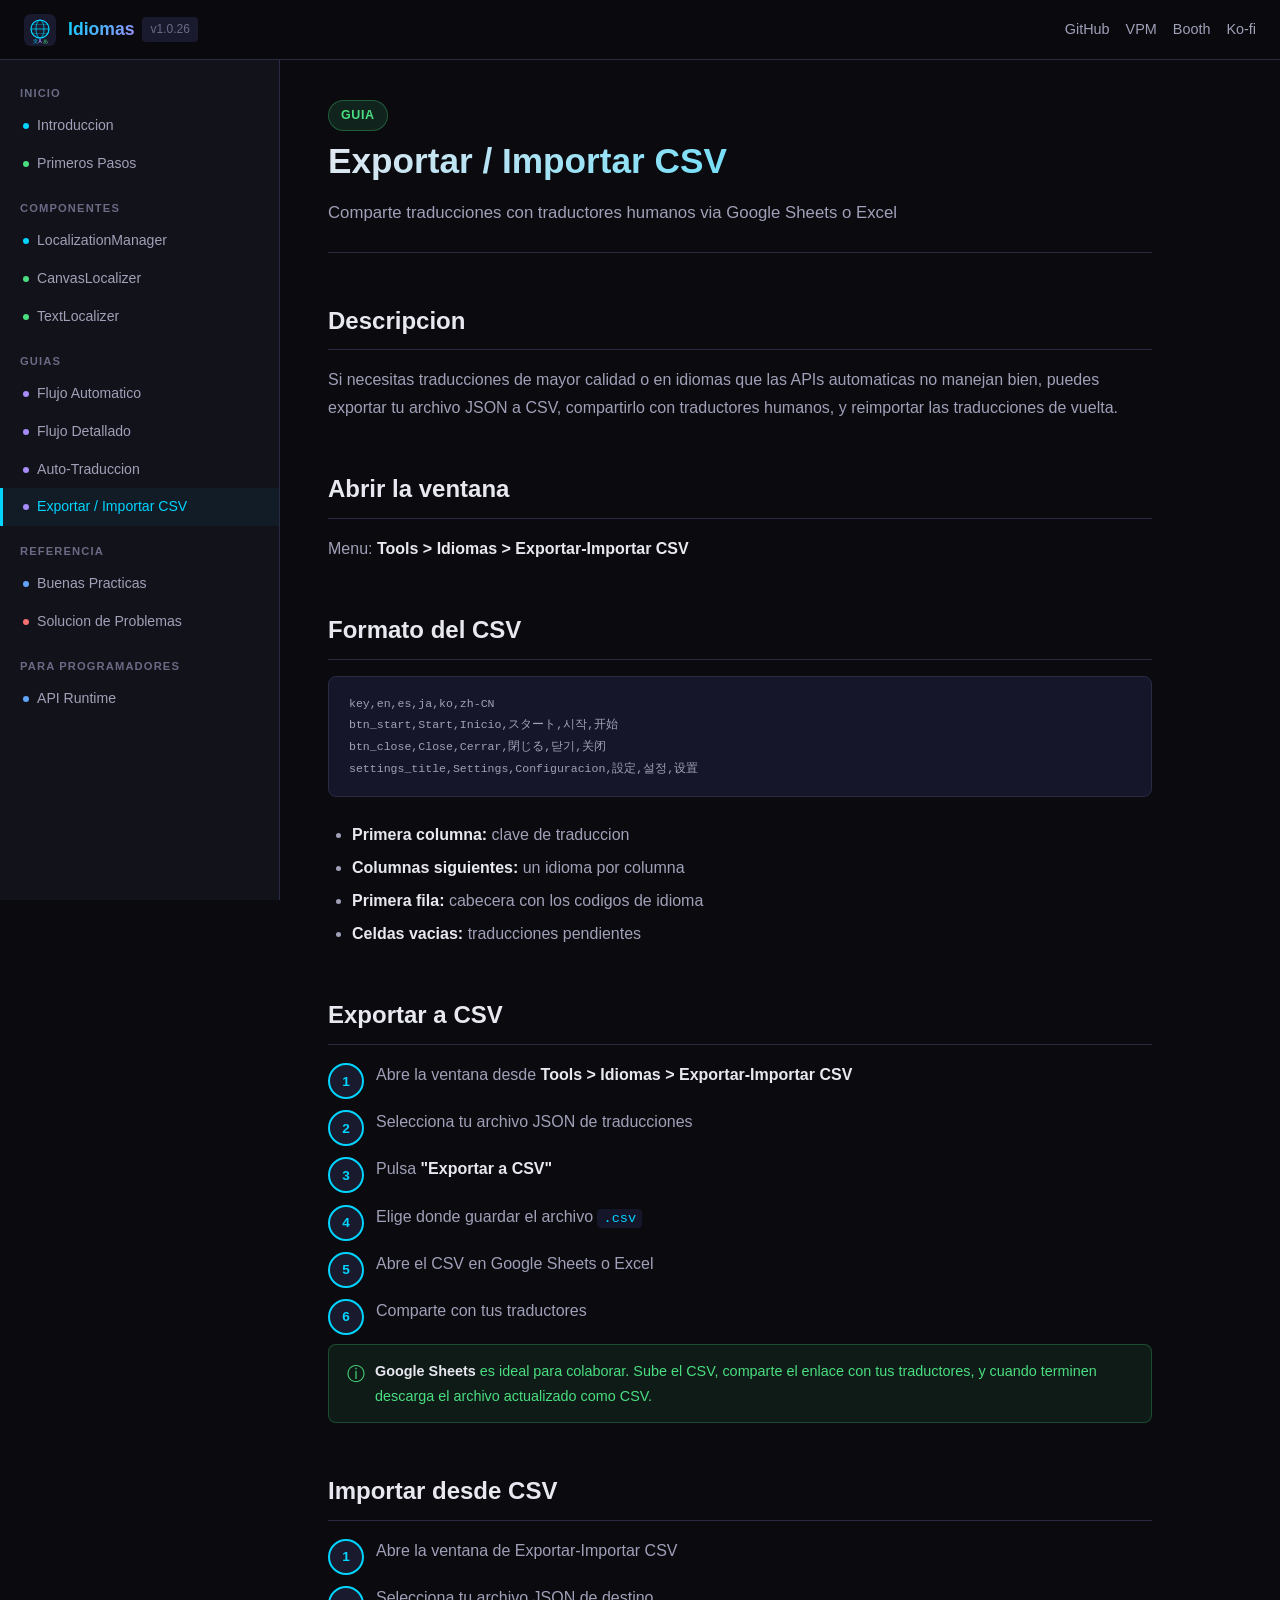
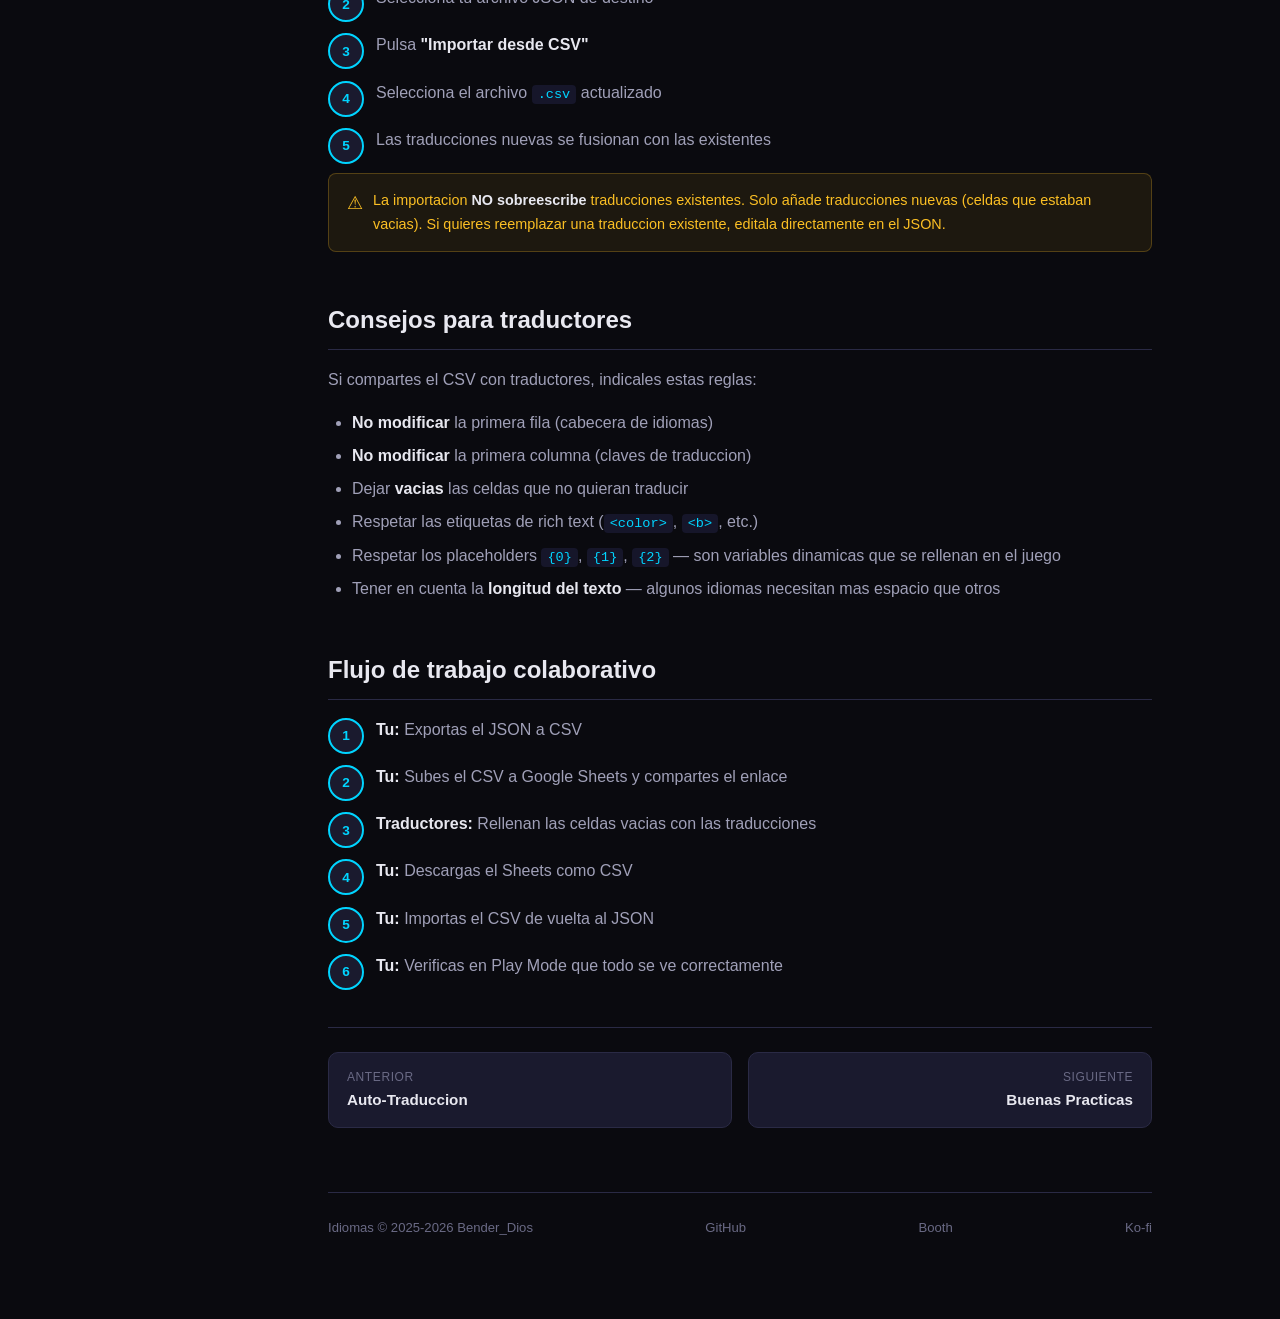
<file: guides/csv-export-import.html>
<!DOCTYPE html>
<html lang="es">
<head>
  <meta charset="UTF-8">
  <meta name="viewport" content="width=device-width, initial-scale=1.0">
  <title>Exportar / Importar CSV - Idiomas</title>
  <link rel="stylesheet" href="../assets/css/style.css">
  <link rel="icon" type="image/svg+xml" href="../assets/images/logo.svg">
</head>
<body>

<header class="header">
  <a href="../index.html" class="header-logo">
    <img src="../assets/images/logo.svg" alt="Idiomas"><span>Idiomas</span>
  </a>
  <span class="header-version">v1.0.26</span>
  <nav class="header-nav">
    <a href="https://github.com/emerytheec/Idiomas">GitHub</a>
    <a href="https://emerytheec.github.io/vpm-listing/">VPM</a>
    <a href="https://bender-dios.booth.pm/items/8201435">Booth</a>
    <a href="https://ko-fi.com/bender_dios">Ko-fi</a>
  </nav>
  <button class="menu-toggle">&#9776;</button>
</header>

<div class="sidebar-overlay"></div>

<aside class="sidebar">
  <div class="sidebar-section">
    <div class="sidebar-title">Inicio</div>
    <a href="../index.html" class="sidebar-link"><span class="dot dot-cyan"></span> Introduccion</a>
    <a href="../getting-started.html" class="sidebar-link"><span class="dot dot-green"></span> Primeros Pasos</a>
  </div>
  <div class="sidebar-section">
    <div class="sidebar-title">Componentes</div>
    <a href="../components/localization-manager.html" class="sidebar-link"><span class="dot dot-cyan"></span> LocalizationManager</a>
    <a href="../components/canvas-localizer.html" class="sidebar-link"><span class="dot dot-green"></span> CanvasLocalizer</a>
    <a href="../components/text-localizer.html" class="sidebar-link"><span class="dot dot-green"></span> TextLocalizer</a>
  </div>
  <div class="sidebar-section">
    <div class="sidebar-title">Guias</div>
    <a href="./automatic-workflow.html" class="sidebar-link"><span class="dot dot-purple"></span> Flujo Automatico</a>
    <a href="./detailed-workflow.html" class="sidebar-link"><span class="dot dot-purple"></span> Flujo Detallado</a>
    <a href="./auto-translate.html" class="sidebar-link"><span class="dot dot-purple"></span> Auto-Traduccion</a>
    <a href="./csv-export-import.html" class="sidebar-link"><span class="dot dot-purple"></span> Exportar / Importar CSV</a>
  </div>
  <div class="sidebar-section">
    <div class="sidebar-title">Referencia</div>
    <a href="./best-practices.html" class="sidebar-link"><span class="dot dot-blue"></span> Buenas Practicas</a>
    <a href="./troubleshooting.html" class="sidebar-link"><span class="dot dot-red"></span> Solucion de Problemas</a>
  </div>
  <div class="sidebar-section">
    <div class="sidebar-title">Para programadores</div>
    <a href="../api/runtime-api.html" class="sidebar-link"><span class="dot dot-blue"></span> API Runtime</a>
  </div>
</aside>

<main class="main">

  <span class="component-badge badge-guide">Guia</span>
  <h1>Exportar / Importar CSV</h1>
  <p class="page-subtitle">Comparte traducciones con traductores humanos via Google Sheets o Excel</p>

  <h2>Descripcion</h2>
  <p>
    Si necesitas traducciones de mayor calidad o en idiomas que las APIs automaticas no manejan bien, puedes exportar tu archivo JSON a CSV, compartirlo con traductores humanos, y reimportar las traducciones de vuelta.
  </p>

  <h2>Abrir la ventana</h2>
  <p>Menu: <strong>Tools &gt; Idiomas &gt; Exportar-Importar CSV</strong></p>

  <h2>Formato del CSV</h2>
  <pre><code>key,en,es,ja,ko,zh-CN
btn_start,Start,Inicio,スタート,시작,开始
btn_close,Close,Cerrar,閉じる,닫기,关闭
settings_title,Settings,Configuracion,設定,설정,设置</code></pre>

  <ul>
    <li><strong>Primera columna:</strong> clave de traduccion</li>
    <li><strong>Columnas siguientes:</strong> un idioma por columna</li>
    <li><strong>Primera fila:</strong> cabecera con los codigos de idioma</li>
    <li><strong>Celdas vacias:</strong> traducciones pendientes</li>
  </ul>

  <h2>Exportar a CSV</h2>
  <ol class="steps">
    <li>Abre la ventana desde <strong>Tools &gt; Idiomas &gt; Exportar-Importar CSV</strong></li>
    <li>Selecciona tu archivo JSON de traducciones</li>
    <li>Pulsa <strong>"Exportar a CSV"</strong></li>
    <li>Elige donde guardar el archivo <code>.csv</code></li>
    <li>Abre el CSV en Google Sheets o Excel</li>
    <li>Comparte con tus traductores</li>
  </ol>

  <div class="info-box tip">
    <span class="icon">&#9432;</span>
    <span><strong>Google Sheets</strong> es ideal para colaborar. Sube el CSV, comparte el enlace con tus traductores, y cuando terminen descarga el archivo actualizado como CSV.</span>
  </div>

  <h2>Importar desde CSV</h2>
  <ol class="steps">
    <li>Abre la ventana de Exportar-Importar CSV</li>
    <li>Selecciona tu archivo JSON de destino</li>
    <li>Pulsa <strong>"Importar desde CSV"</strong></li>
    <li>Selecciona el archivo <code>.csv</code> actualizado</li>
    <li>Las traducciones nuevas se fusionan con las existentes</li>
  </ol>

  <div class="info-box warning">
    <span class="icon">&#9888;</span>
    <span>La importacion <strong>NO sobreescribe</strong> traducciones existentes. Solo añade traducciones nuevas (celdas que estaban vacias). Si quieres reemplazar una traduccion existente, editala directamente en el JSON.</span>
  </div>

  <h2>Consejos para traductores</h2>
  <p>Si compartes el CSV con traductores, indicales estas reglas:</p>
  <ul>
    <li><strong>No modificar</strong> la primera fila (cabecera de idiomas)</li>
    <li><strong>No modificar</strong> la primera columna (claves de traduccion)</li>
    <li>Dejar <strong>vacias</strong> las celdas que no quieran traducir</li>
    <li>Respetar las etiquetas de rich text (<code>&lt;color&gt;</code>, <code>&lt;b&gt;</code>, etc.)</li>
    <li>Respetar los placeholders <code>{0}</code>, <code>{1}</code>, <code>{2}</code> &mdash; son variables dinamicas que se rellenan en el juego</li>
    <li>Tener en cuenta la <strong>longitud del texto</strong> &mdash; algunos idiomas necesitan mas espacio que otros</li>
  </ul>

  <h2>Flujo de trabajo colaborativo</h2>
  <ol class="steps">
    <li><strong>Tu:</strong> Exportas el JSON a CSV</li>
    <li><strong>Tu:</strong> Subes el CSV a Google Sheets y compartes el enlace</li>
    <li><strong>Traductores:</strong> Rellenan las celdas vacias con las traducciones</li>
    <li><strong>Tu:</strong> Descargas el Sheets como CSV</li>
    <li><strong>Tu:</strong> Importas el CSV de vuelta al JSON</li>
    <li><strong>Tu:</strong> Verificas en Play Mode que todo se ve correctamente</li>
  </ol>

  <div class="page-nav">
    <a href="./auto-translate.html" class="prev">
      <div class="nav-label">Anterior</div>
      <div class="nav-title">Auto-Traduccion</div>
    </a>
    <a href="./best-practices.html" class="next">
      <div class="nav-label">Siguiente</div>
      <div class="nav-title">Buenas Practicas</div>
    </a>
  </div>

  <footer class="footer">
    <span>Idiomas &copy; 2025-2026 Bender_Dios</span>
    <a href="https://github.com/emerytheec/Idiomas">GitHub</a>
    <a href="https://bender-dios.booth.pm/items/8201435">Booth</a>
    <a href="https://ko-fi.com/bender_dios">Ko-fi</a>
  </footer>
</main>

<script src="../assets/js/main.js"></script>
</body>
</html>
</file>
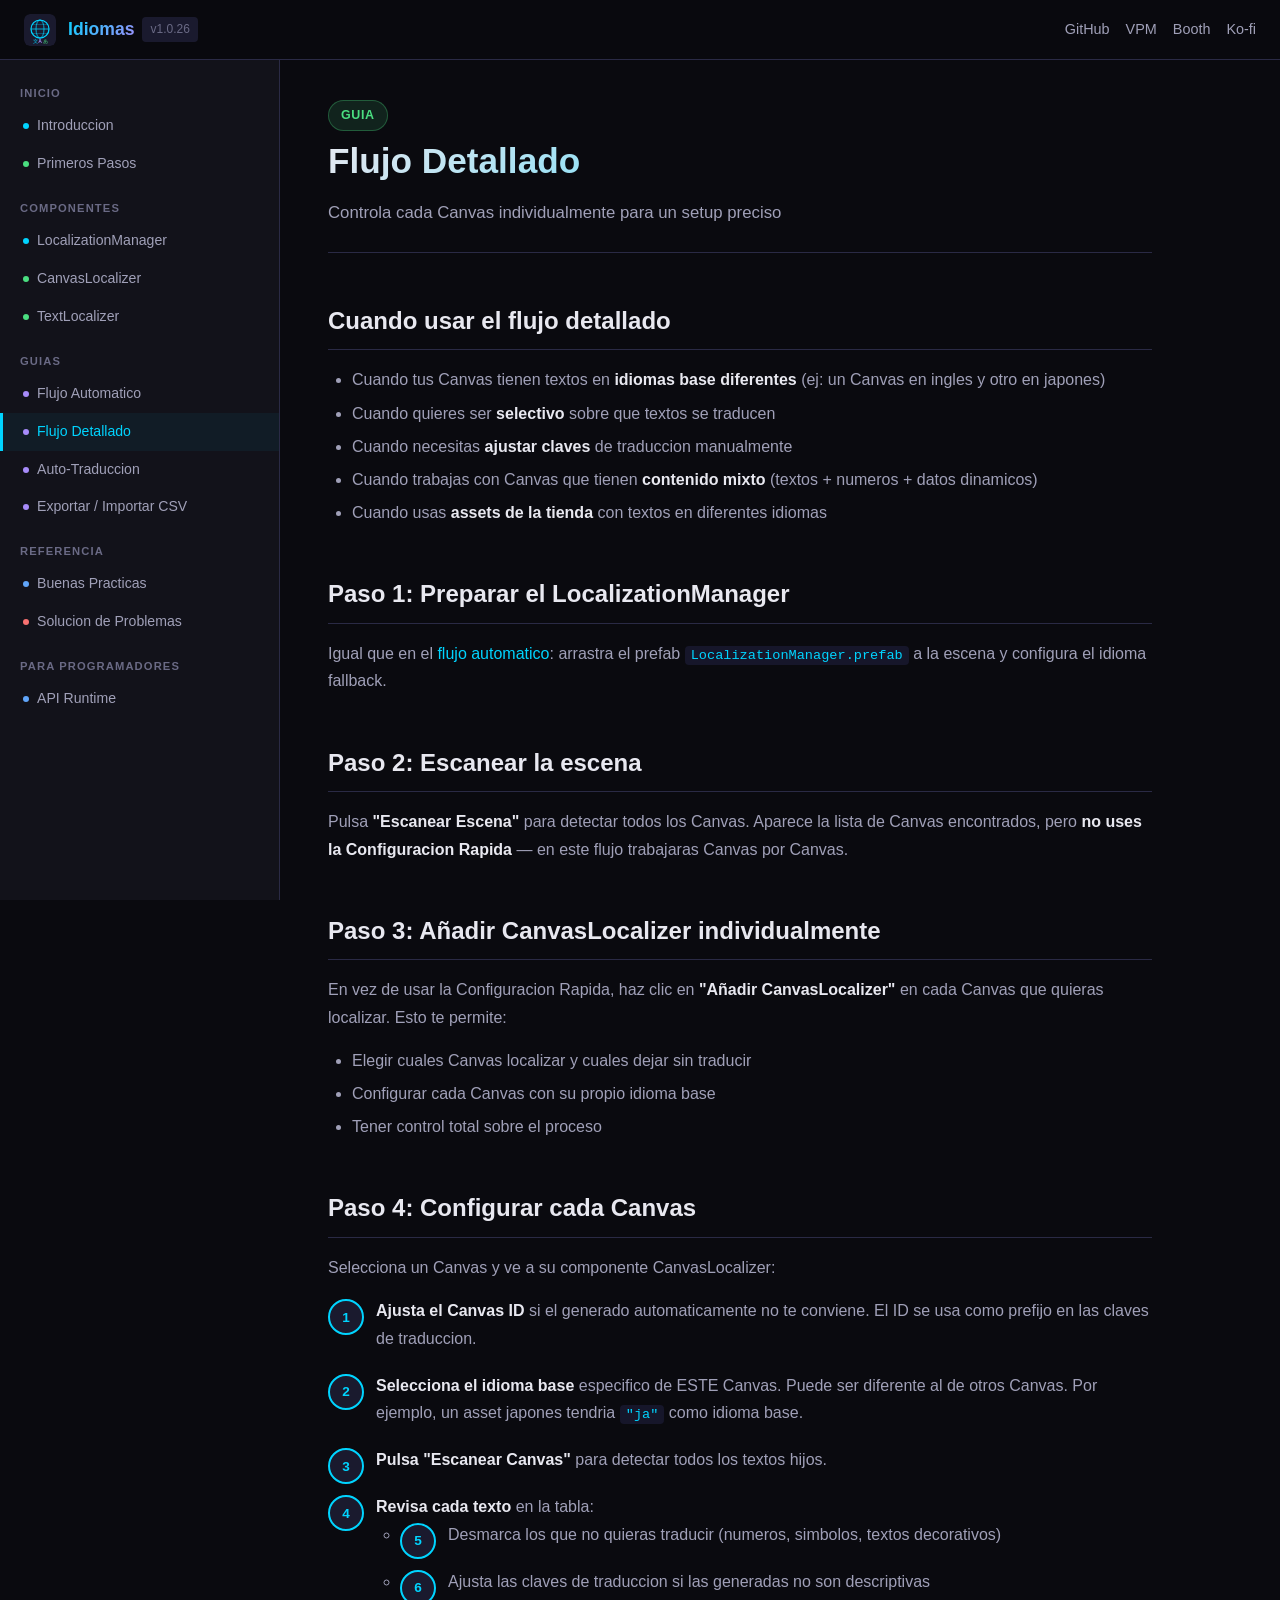
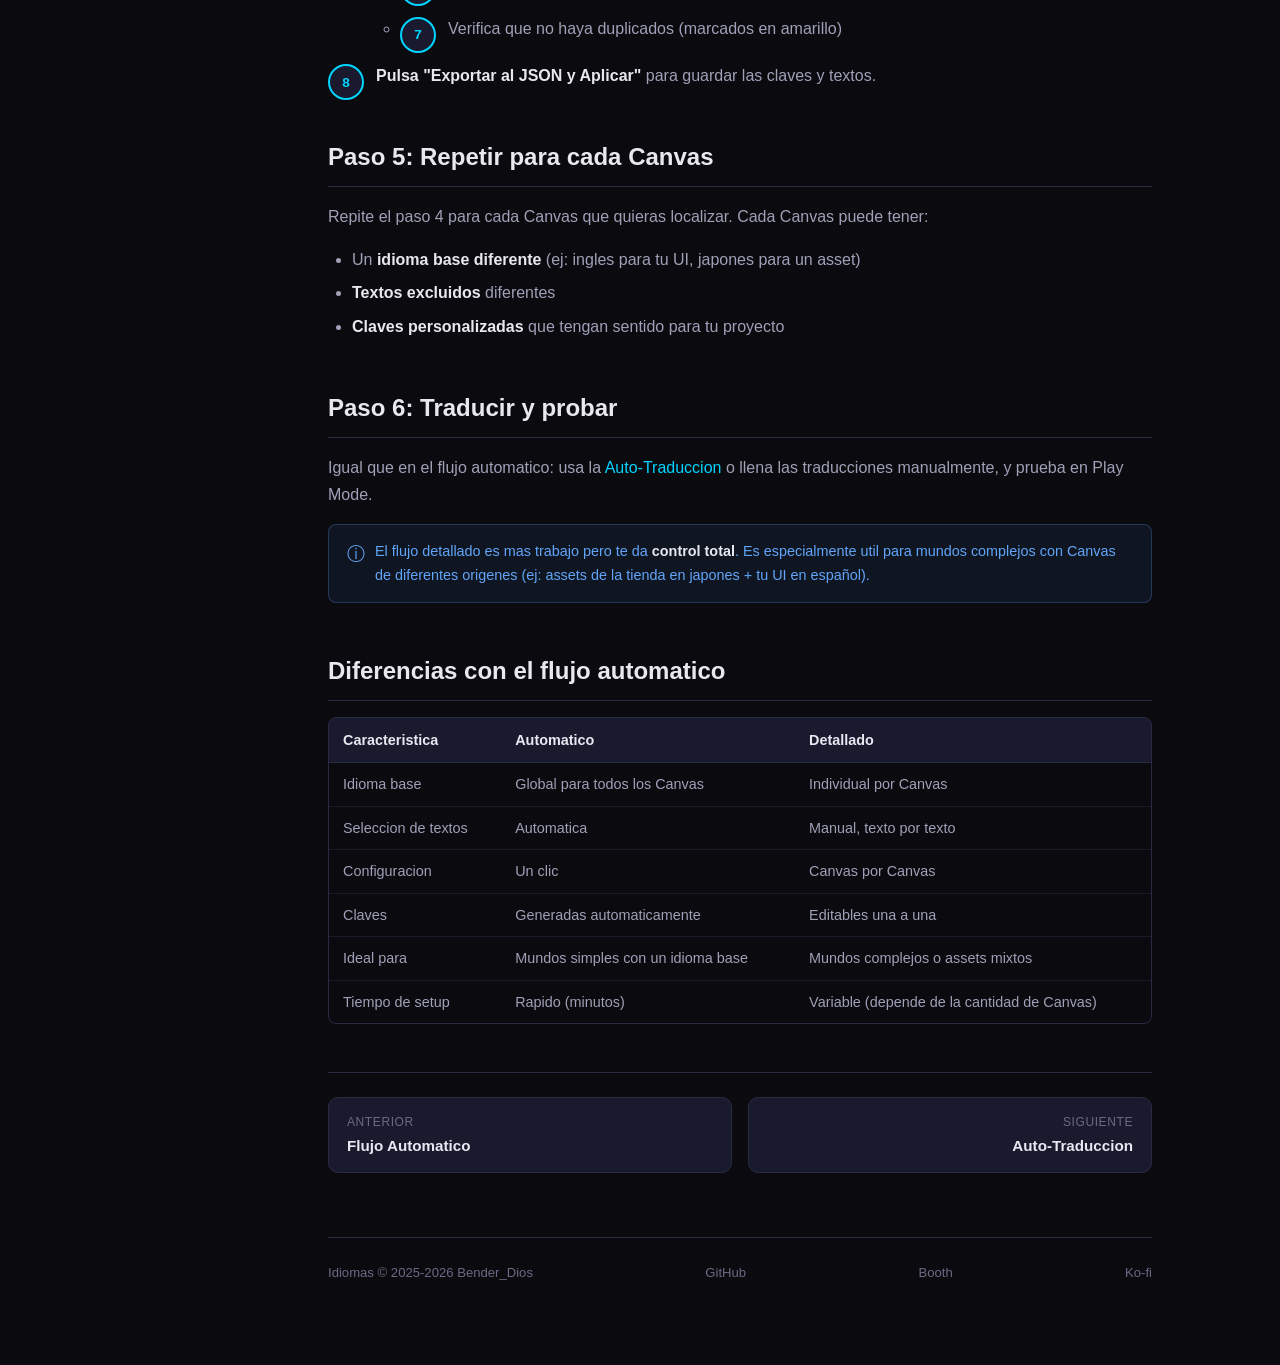
<file: guides/detailed-workflow.html>
<!DOCTYPE html>
<html lang="es">
<head>
  <meta charset="UTF-8">
  <meta name="viewport" content="width=device-width, initial-scale=1.0">
  <title>Flujo Detallado - Idiomas</title>
  <link rel="stylesheet" href="../assets/css/style.css">
  <link rel="icon" type="image/svg+xml" href="../assets/images/logo.svg">
</head>
<body>

<header class="header">
  <a href="../index.html" class="header-logo">
    <img src="../assets/images/logo.svg" alt="Idiomas"><span>Idiomas</span>
  </a>
  <span class="header-version">v1.0.26</span>
  <nav class="header-nav">
    <a href="https://github.com/emerytheec/Idiomas">GitHub</a>
    <a href="https://emerytheec.github.io/vpm-listing/">VPM</a>
    <a href="https://bender-dios.booth.pm/items/8201435">Booth</a>
    <a href="https://ko-fi.com/bender_dios">Ko-fi</a>
  </nav>
  <button class="menu-toggle">&#9776;</button>
</header>

<div class="sidebar-overlay"></div>

<aside class="sidebar">
  <div class="sidebar-section">
    <div class="sidebar-title">Inicio</div>
    <a href="../index.html" class="sidebar-link"><span class="dot dot-cyan"></span> Introduccion</a>
    <a href="../getting-started.html" class="sidebar-link"><span class="dot dot-green"></span> Primeros Pasos</a>
  </div>
  <div class="sidebar-section">
    <div class="sidebar-title">Componentes</div>
    <a href="../components/localization-manager.html" class="sidebar-link"><span class="dot dot-cyan"></span> LocalizationManager</a>
    <a href="../components/canvas-localizer.html" class="sidebar-link"><span class="dot dot-green"></span> CanvasLocalizer</a>
    <a href="../components/text-localizer.html" class="sidebar-link"><span class="dot dot-green"></span> TextLocalizer</a>
  </div>
  <div class="sidebar-section">
    <div class="sidebar-title">Guias</div>
    <a href="./automatic-workflow.html" class="sidebar-link"><span class="dot dot-purple"></span> Flujo Automatico</a>
    <a href="./detailed-workflow.html" class="sidebar-link"><span class="dot dot-purple"></span> Flujo Detallado</a>
    <a href="./auto-translate.html" class="sidebar-link"><span class="dot dot-purple"></span> Auto-Traduccion</a>
    <a href="./csv-export-import.html" class="sidebar-link"><span class="dot dot-purple"></span> Exportar / Importar CSV</a>
  </div>
  <div class="sidebar-section">
    <div class="sidebar-title">Referencia</div>
    <a href="./best-practices.html" class="sidebar-link"><span class="dot dot-blue"></span> Buenas Practicas</a>
    <a href="./troubleshooting.html" class="sidebar-link"><span class="dot dot-red"></span> Solucion de Problemas</a>
  </div>
  <div class="sidebar-section">
    <div class="sidebar-title">Para programadores</div>
    <a href="../api/runtime-api.html" class="sidebar-link"><span class="dot dot-blue"></span> API Runtime</a>
  </div>
</aside>

<main class="main">

  <span class="component-badge badge-guide">Guia</span>
  <h1>Flujo Detallado</h1>
  <p class="page-subtitle">Controla cada Canvas individualmente para un setup preciso</p>

  <h2>Cuando usar el flujo detallado</h2>
  <ul>
    <li>Cuando tus Canvas tienen textos en <strong>idiomas base diferentes</strong> (ej: un Canvas en ingles y otro en japones)</li>
    <li>Cuando quieres ser <strong>selectivo</strong> sobre que textos se traducen</li>
    <li>Cuando necesitas <strong>ajustar claves</strong> de traduccion manualmente</li>
    <li>Cuando trabajas con Canvas que tienen <strong>contenido mixto</strong> (textos + numeros + datos dinamicos)</li>
    <li>Cuando usas <strong>assets de la tienda</strong> con textos en diferentes idiomas</li>
  </ul>

  <h2>Paso 1: Preparar el LocalizationManager</h2>
  <p>
    Igual que en el <a href="./automatic-workflow.html">flujo automatico</a>: arrastra el prefab <code>LocalizationManager.prefab</code> a la escena y configura el idioma fallback.
  </p>

  <h2>Paso 2: Escanear la escena</h2>
  <p>
    Pulsa <strong>"Escanear Escena"</strong> para detectar todos los Canvas. Aparece la lista de Canvas encontrados, pero <strong>no uses la Configuracion Rapida</strong> &mdash; en este flujo trabajaras Canvas por Canvas.
  </p>

  <h2>Paso 3: Añadir CanvasLocalizer individualmente</h2>
  <p>
    En vez de usar la Configuracion Rapida, haz clic en <strong>"Añadir CanvasLocalizer"</strong> en cada Canvas que quieras localizar. Esto te permite:
  </p>
  <ul>
    <li>Elegir cuales Canvas localizar y cuales dejar sin traducir</li>
    <li>Configurar cada Canvas con su propio idioma base</li>
    <li>Tener control total sobre el proceso</li>
  </ul>

  <h2>Paso 4: Configurar cada Canvas</h2>
  <p>Selecciona un Canvas y ve a su componente CanvasLocalizer:</p>

  <ol class="steps">
    <li><strong>Ajusta el Canvas ID</strong> si el generado automaticamente no te conviene. El ID se usa como prefijo en las claves de traduccion.</li>
    <li><strong>Selecciona el idioma base</strong> especifico de ESTE Canvas. Puede ser diferente al de otros Canvas. Por ejemplo, un asset japones tendria <code>"ja"</code> como idioma base.</li>
    <li><strong>Pulsa "Escanear Canvas"</strong> para detectar todos los textos hijos.</li>
    <li><strong>Revisa cada texto</strong> en la tabla:
      <ul>
        <li>Desmarca los que no quieras traducir (numeros, simbolos, textos decorativos)</li>
        <li>Ajusta las claves de traduccion si las generadas no son descriptivas</li>
        <li>Verifica que no haya duplicados (marcados en amarillo)</li>
      </ul>
    </li>
    <li><strong>Pulsa "Exportar al JSON y Aplicar"</strong> para guardar las claves y textos.</li>
  </ol>

  <h2>Paso 5: Repetir para cada Canvas</h2>
  <p>
    Repite el paso 4 para cada Canvas que quieras localizar. Cada Canvas puede tener:
  </p>
  <ul>
    <li>Un <strong>idioma base diferente</strong> (ej: ingles para tu UI, japones para un asset)</li>
    <li><strong>Textos excluidos</strong> diferentes</li>
    <li><strong>Claves personalizadas</strong> que tengan sentido para tu proyecto</li>
  </ul>

  <h2>Paso 6: Traducir y probar</h2>
  <p>
    Igual que en el flujo automatico: usa la <a href="./auto-translate.html">Auto-Traduccion</a> o llena las traducciones manualmente, y prueba en Play Mode.
  </p>

  <div class="info-box info">
    <span class="icon">&#9432;</span>
    <span>El flujo detallado es mas trabajo pero te da <strong>control total</strong>. Es especialmente util para mundos complejos con Canvas de diferentes origenes (ej: assets de la tienda en japones + tu UI en español).</span>
  </div>

  <h2>Diferencias con el flujo automatico</h2>

  <div class="table-wrapper">
    <table>
      <thead>
        <tr><th>Caracteristica</th><th>Automatico</th><th>Detallado</th></tr>
      </thead>
      <tbody>
        <tr>
          <td>Idioma base</td>
          <td>Global para todos los Canvas</td>
          <td>Individual por Canvas</td>
        </tr>
        <tr>
          <td>Seleccion de textos</td>
          <td>Automatica</td>
          <td>Manual, texto por texto</td>
        </tr>
        <tr>
          <td>Configuracion</td>
          <td>Un clic</td>
          <td>Canvas por Canvas</td>
        </tr>
        <tr>
          <td>Claves</td>
          <td>Generadas automaticamente</td>
          <td>Editables una a una</td>
        </tr>
        <tr>
          <td>Ideal para</td>
          <td>Mundos simples con un idioma base</td>
          <td>Mundos complejos o assets mixtos</td>
        </tr>
        <tr>
          <td>Tiempo de setup</td>
          <td>Rapido (minutos)</td>
          <td>Variable (depende de la cantidad de Canvas)</td>
        </tr>
      </tbody>
    </table>
  </div>

  <div class="page-nav">
    <a href="./automatic-workflow.html" class="prev">
      <div class="nav-label">Anterior</div>
      <div class="nav-title">Flujo Automatico</div>
    </a>
    <a href="./auto-translate.html" class="next">
      <div class="nav-label">Siguiente</div>
      <div class="nav-title">Auto-Traduccion</div>
    </a>
  </div>

  <footer class="footer">
    <span>Idiomas &copy; 2025-2026 Bender_Dios</span>
    <a href="https://github.com/emerytheec/Idiomas">GitHub</a>
    <a href="https://bender-dios.booth.pm/items/8201435">Booth</a>
    <a href="https://ko-fi.com/bender_dios">Ko-fi</a>
  </footer>
</main>

<script src="../assets/js/main.js"></script>
</body>
</html>
</file>
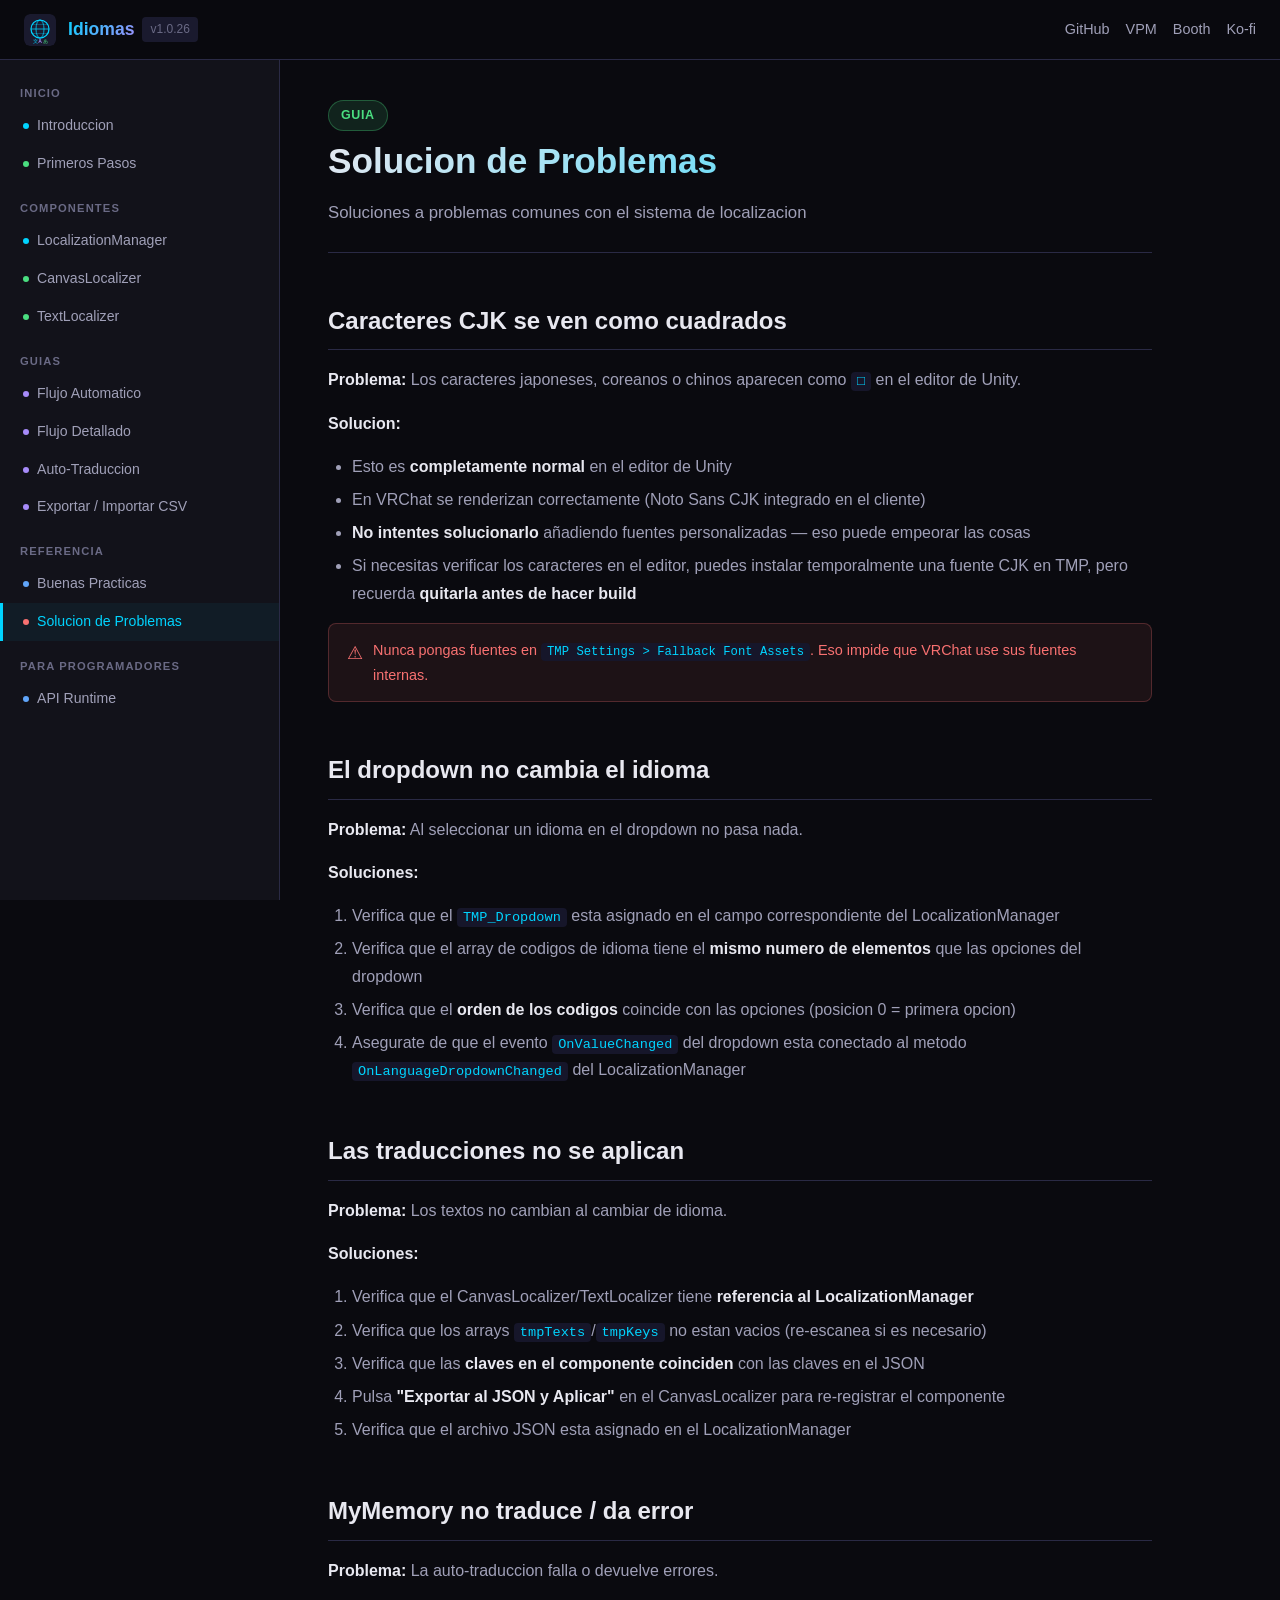
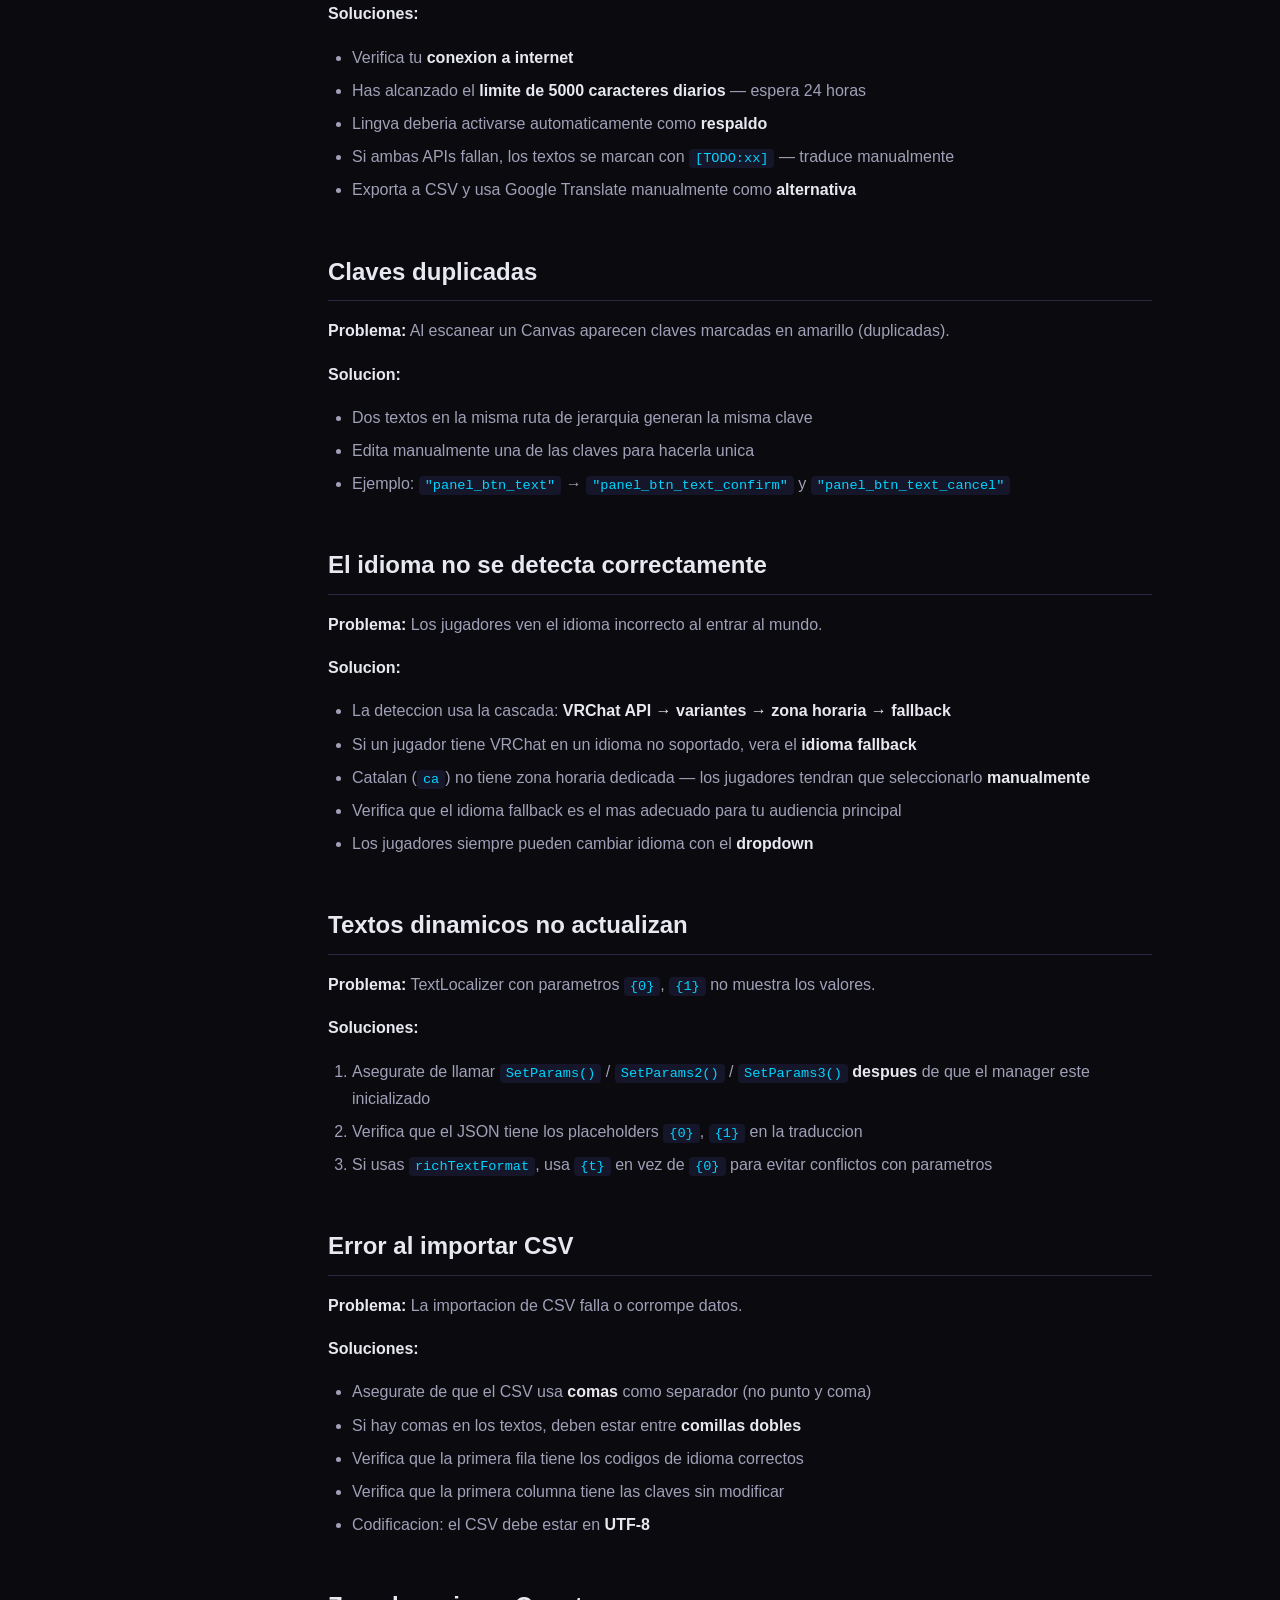
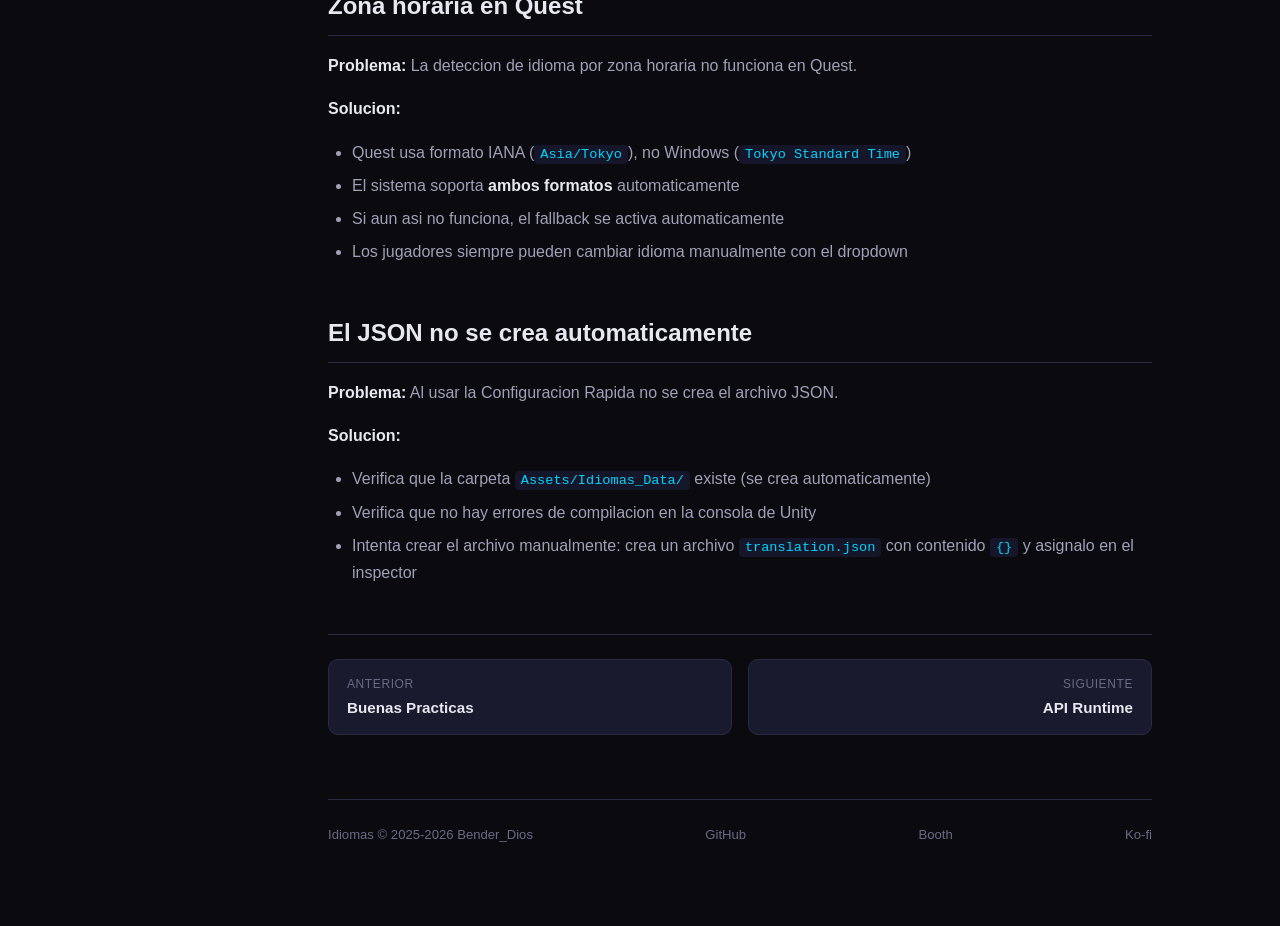
<file: guides/troubleshooting.html>
<!DOCTYPE html>
<html lang="es">
<head>
  <meta charset="UTF-8">
  <meta name="viewport" content="width=device-width, initial-scale=1.0">
  <title>Solucion de Problemas - Idiomas</title>
  <link rel="stylesheet" href="../assets/css/style.css">
  <link rel="icon" type="image/svg+xml" href="../assets/images/logo.svg">
</head>
<body>

<header class="header">
  <a href="../index.html" class="header-logo">
    <img src="../assets/images/logo.svg" alt="Idiomas"><span>Idiomas</span>
  </a>
  <span class="header-version">v1.0.26</span>
  <nav class="header-nav">
    <a href="https://github.com/emerytheec/Idiomas">GitHub</a>
    <a href="https://emerytheec.github.io/vpm-listing/">VPM</a>
    <a href="https://bender-dios.booth.pm/items/8201435">Booth</a>
    <a href="https://ko-fi.com/bender_dios">Ko-fi</a>
  </nav>
  <button class="menu-toggle">&#9776;</button>
</header>

<div class="sidebar-overlay"></div>

<aside class="sidebar">
  <div class="sidebar-section">
    <div class="sidebar-title">Inicio</div>
    <a href="../index.html" class="sidebar-link"><span class="dot dot-cyan"></span> Introduccion</a>
    <a href="../getting-started.html" class="sidebar-link"><span class="dot dot-green"></span> Primeros Pasos</a>
  </div>
  <div class="sidebar-section">
    <div class="sidebar-title">Componentes</div>
    <a href="../components/localization-manager.html" class="sidebar-link"><span class="dot dot-cyan"></span> LocalizationManager</a>
    <a href="../components/canvas-localizer.html" class="sidebar-link"><span class="dot dot-green"></span> CanvasLocalizer</a>
    <a href="../components/text-localizer.html" class="sidebar-link"><span class="dot dot-green"></span> TextLocalizer</a>
  </div>
  <div class="sidebar-section">
    <div class="sidebar-title">Guias</div>
    <a href="./automatic-workflow.html" class="sidebar-link"><span class="dot dot-purple"></span> Flujo Automatico</a>
    <a href="./detailed-workflow.html" class="sidebar-link"><span class="dot dot-purple"></span> Flujo Detallado</a>
    <a href="./auto-translate.html" class="sidebar-link"><span class="dot dot-purple"></span> Auto-Traduccion</a>
    <a href="./csv-export-import.html" class="sidebar-link"><span class="dot dot-purple"></span> Exportar / Importar CSV</a>
  </div>
  <div class="sidebar-section">
    <div class="sidebar-title">Referencia</div>
    <a href="./best-practices.html" class="sidebar-link"><span class="dot dot-blue"></span> Buenas Practicas</a>
    <a href="./troubleshooting.html" class="sidebar-link"><span class="dot dot-red"></span> Solucion de Problemas</a>
  </div>
  <div class="sidebar-section">
    <div class="sidebar-title">Para programadores</div>
    <a href="../api/runtime-api.html" class="sidebar-link"><span class="dot dot-blue"></span> API Runtime</a>
  </div>
</aside>

<main class="main">

  <span class="component-badge badge-guide">Guia</span>
  <h1>Solucion de Problemas</h1>
  <p class="page-subtitle">Soluciones a problemas comunes con el sistema de localizacion</p>

  <h2>Caracteres CJK se ven como cuadrados</h2>
  <p><strong>Problema:</strong> Los caracteres japoneses, coreanos o chinos aparecen como <code>□</code> en el editor de Unity.</p>
  <p><strong>Solucion:</strong></p>
  <ul>
    <li>Esto es <strong>completamente normal</strong> en el editor de Unity</li>
    <li>En VRChat se renderizan correctamente (Noto Sans CJK integrado en el cliente)</li>
    <li><strong>No intentes solucionarlo</strong> añadiendo fuentes personalizadas &mdash; eso puede empeorar las cosas</li>
    <li>Si necesitas verificar los caracteres en el editor, puedes instalar temporalmente una fuente CJK en TMP, pero recuerda <strong>quitarla antes de hacer build</strong></li>
  </ul>

  <div class="info-box danger">
    <span class="icon">&#9888;</span>
    <span>Nunca pongas fuentes en <code>TMP Settings &gt; Fallback Font Assets</code>. Eso impide que VRChat use sus fuentes internas.</span>
  </div>

  <h2>El dropdown no cambia el idioma</h2>
  <p><strong>Problema:</strong> Al seleccionar un idioma en el dropdown no pasa nada.</p>
  <p><strong>Soluciones:</strong></p>
  <ol>
    <li>Verifica que el <code>TMP_Dropdown</code> esta asignado en el campo correspondiente del LocalizationManager</li>
    <li>Verifica que el array de codigos de idioma tiene el <strong>mismo numero de elementos</strong> que las opciones del dropdown</li>
    <li>Verifica que el <strong>orden de los codigos</strong> coincide con las opciones (posicion 0 = primera opcion)</li>
    <li>Asegurate de que el evento <code>OnValueChanged</code> del dropdown esta conectado al metodo <code>OnLanguageDropdownChanged</code> del LocalizationManager</li>
  </ol>

  <h2>Las traducciones no se aplican</h2>
  <p><strong>Problema:</strong> Los textos no cambian al cambiar de idioma.</p>
  <p><strong>Soluciones:</strong></p>
  <ol>
    <li>Verifica que el CanvasLocalizer/TextLocalizer tiene <strong>referencia al LocalizationManager</strong></li>
    <li>Verifica que los arrays <code>tmpTexts</code>/<code>tmpKeys</code> no estan vacios (re-escanea si es necesario)</li>
    <li>Verifica que las <strong>claves en el componente coinciden</strong> con las claves en el JSON</li>
    <li>Pulsa <strong>"Exportar al JSON y Aplicar"</strong> en el CanvasLocalizer para re-registrar el componente</li>
    <li>Verifica que el archivo JSON esta asignado en el LocalizationManager</li>
  </ol>

  <h2>MyMemory no traduce / da error</h2>
  <p><strong>Problema:</strong> La auto-traduccion falla o devuelve errores.</p>
  <p><strong>Soluciones:</strong></p>
  <ul>
    <li>Verifica tu <strong>conexion a internet</strong></li>
    <li>Has alcanzado el <strong>limite de 5000 caracteres diarios</strong> &mdash; espera 24 horas</li>
    <li>Lingva deberia activarse automaticamente como <strong>respaldo</strong></li>
    <li>Si ambas APIs fallan, los textos se marcan con <code>[TODO:xx]</code> &mdash; traduce manualmente</li>
    <li>Exporta a CSV y usa Google Translate manualmente como <strong>alternativa</strong></li>
  </ul>

  <h2>Claves duplicadas</h2>
  <p><strong>Problema:</strong> Al escanear un Canvas aparecen claves marcadas en amarillo (duplicadas).</p>
  <p><strong>Solucion:</strong></p>
  <ul>
    <li>Dos textos en la misma ruta de jerarquia generan la misma clave</li>
    <li>Edita manualmente una de las claves para hacerla unica</li>
    <li>Ejemplo: <code>"panel_btn_text"</code> &rarr; <code>"panel_btn_text_confirm"</code> y <code>"panel_btn_text_cancel"</code></li>
  </ul>

  <h2>El idioma no se detecta correctamente</h2>
  <p><strong>Problema:</strong> Los jugadores ven el idioma incorrecto al entrar al mundo.</p>
  <p><strong>Solucion:</strong></p>
  <ul>
    <li>La deteccion usa la cascada: <strong>VRChat API &rarr; variantes &rarr; zona horaria &rarr; fallback</strong></li>
    <li>Si un jugador tiene VRChat en un idioma no soportado, vera el <strong>idioma fallback</strong></li>
    <li>Catalan (<code>ca</code>) no tiene zona horaria dedicada &mdash; los jugadores tendran que seleccionarlo <strong>manualmente</strong></li>
    <li>Verifica que el idioma fallback es el mas adecuado para tu audiencia principal</li>
    <li>Los jugadores siempre pueden cambiar idioma con el <strong>dropdown</strong></li>
  </ul>

  <h2>Textos dinamicos no actualizan</h2>
  <p><strong>Problema:</strong> TextLocalizer con parametros <code>{0}</code>, <code>{1}</code> no muestra los valores.</p>
  <p><strong>Soluciones:</strong></p>
  <ol>
    <li>Asegurate de llamar <code>SetParams()</code> / <code>SetParams2()</code> / <code>SetParams3()</code> <strong>despues</strong> de que el manager este inicializado</li>
    <li>Verifica que el JSON tiene los placeholders <code>{0}</code>, <code>{1}</code> en la traduccion</li>
    <li>Si usas <code>richTextFormat</code>, usa <code>{t}</code> en vez de <code>{0}</code> para evitar conflictos con parametros</li>
  </ol>

  <h2>Error al importar CSV</h2>
  <p><strong>Problema:</strong> La importacion de CSV falla o corrompe datos.</p>
  <p><strong>Soluciones:</strong></p>
  <ul>
    <li>Asegurate de que el CSV usa <strong>comas</strong> como separador (no punto y coma)</li>
    <li>Si hay comas en los textos, deben estar entre <strong>comillas dobles</strong></li>
    <li>Verifica que la primera fila tiene los codigos de idioma correctos</li>
    <li>Verifica que la primera columna tiene las claves sin modificar</li>
    <li>Codificacion: el CSV debe estar en <strong>UTF-8</strong></li>
  </ul>

  <h2>Zona horaria en Quest</h2>
  <p><strong>Problema:</strong> La deteccion de idioma por zona horaria no funciona en Quest.</p>
  <p><strong>Solucion:</strong></p>
  <ul>
    <li>Quest usa formato IANA (<code>Asia/Tokyo</code>), no Windows (<code>Tokyo Standard Time</code>)</li>
    <li>El sistema soporta <strong>ambos formatos</strong> automaticamente</li>
    <li>Si aun asi no funciona, el fallback se activa automaticamente</li>
    <li>Los jugadores siempre pueden cambiar idioma manualmente con el dropdown</li>
  </ul>

  <h2>El JSON no se crea automaticamente</h2>
  <p><strong>Problema:</strong> Al usar la Configuracion Rapida no se crea el archivo JSON.</p>
  <p><strong>Solucion:</strong></p>
  <ul>
    <li>Verifica que la carpeta <code>Assets/Idiomas_Data/</code> existe (se crea automaticamente)</li>
    <li>Verifica que no hay errores de compilacion en la consola de Unity</li>
    <li>Intenta crear el archivo manualmente: crea un archivo <code>translation.json</code> con contenido <code>{}</code> y asignalo en el inspector</li>
  </ul>

  <div class="page-nav">
    <a href="./best-practices.html" class="prev">
      <div class="nav-label">Anterior</div>
      <div class="nav-title">Buenas Practicas</div>
    </a>
    <a href="../api/runtime-api.html" class="next">
      <div class="nav-label">Siguiente</div>
      <div class="nav-title">API Runtime</div>
    </a>
  </div>

  <footer class="footer">
    <span>Idiomas &copy; 2025-2026 Bender_Dios</span>
    <a href="https://github.com/emerytheec/Idiomas">GitHub</a>
    <a href="https://bender-dios.booth.pm/items/8201435">Booth</a>
    <a href="https://ko-fi.com/bender_dios">Ko-fi</a>
  </footer>
</main>

<script src="../assets/js/main.js"></script>
</body>
</html>
</file>
<file: assets/css/style.css>
/* Idiomas Documentation - Dark Theme (based on Menu Radial Docs) */
:root {
  --bg-primary: #0a0a0f;
  --bg-secondary: #12121a;
  --bg-card: #1a1a2e;
  --bg-card-hover: #222240;
  --bg-code: #16162a;
  --border: #2a2a45;
  --border-hover: #3a3a60;
  --text-primary: #e8e8f0;
  --text-secondary: #a0a0b8;
  --text-muted: #6a6a85;
  --accent-cyan: #00d4ff;
  --accent-magenta: #ff00aa;
  --accent-green: #4ade80;
  --accent-yellow: #fbbf24;
  --accent-orange: #fb923c;
  --accent-red: #f87171;
  --accent-blue: #60a5fa;
  --accent-purple: #a78bfa;
  --accent-pink: #f472b6;
  --sidebar-width: 280px;
  --header-height: 60px;
  --transition: 0.2s ease;
}

* {
  margin: 0;
  padding: 0;
  box-sizing: border-box;
}

html {
  scroll-behavior: smooth;
  scroll-padding-top: calc(var(--header-height) + 20px);
}

body {
  font-family: 'Segoe UI', -apple-system, BlinkMacSystemFont, sans-serif;
  background: var(--bg-primary);
  color: var(--text-primary);
  line-height: 1.7;
  min-height: 100vh;
}

/* Header */
.header {
  position: fixed;
  top: 0;
  left: 0;
  right: 0;
  height: var(--header-height);
  background: rgba(10, 10, 15, 0.95);
  backdrop-filter: blur(20px);
  border-bottom: 1px solid var(--border);
  display: flex;
  align-items: center;
  padding: 0 24px;
  z-index: 1000;
}

.header-logo {
  display: flex;
  align-items: center;
  gap: 12px;
  text-decoration: none;
  color: var(--text-primary);
}

.header-logo img {
  width: 32px;
  height: 32px;
  border-radius: 6px;
}

.header-logo span {
  font-size: 1.1rem;
  font-weight: 700;
  background: linear-gradient(135deg, var(--accent-cyan), var(--accent-purple));
  -webkit-background-clip: text;
  -webkit-text-fill-color: transparent;
}

.header-version {
  font-size: 0.75rem;
  color: var(--text-muted);
  background: var(--bg-card);
  padding: 2px 8px;
  border-radius: 4px;
  margin-left: 8px;
}

.header-nav {
  margin-left: auto;
  display: flex;
  gap: 16px;
  align-items: center;
}

.header-nav a {
  color: var(--text-secondary);
  text-decoration: none;
  font-size: 0.9rem;
  transition: color var(--transition);
}

.header-nav a:hover {
  color: var(--accent-cyan);
}

.menu-toggle {
  display: none;
  background: none;
  border: none;
  color: var(--text-primary);
  font-size: 1.5rem;
  cursor: pointer;
  padding: 4px 8px;
}

/* Sidebar */
.sidebar {
  position: fixed;
  top: var(--header-height);
  left: 0;
  width: var(--sidebar-width);
  height: calc(100vh - var(--header-height));
  background: var(--bg-secondary);
  border-right: 1px solid var(--border);
  overflow-y: auto;
  padding: 16px 0;
  z-index: 900;
  transition: transform 0.3s ease;
}

.sidebar-section {
  margin-bottom: 8px;
}

.sidebar-title {
  font-size: 0.7rem;
  font-weight: 700;
  text-transform: uppercase;
  letter-spacing: 0.1em;
  color: var(--text-muted);
  padding: 8px 20px 4px;
}

.sidebar-link {
  display: flex;
  align-items: center;
  gap: 8px;
  padding: 7px 20px;
  color: var(--text-secondary);
  text-decoration: none;
  font-size: 0.88rem;
  transition: all var(--transition);
  border-left: 3px solid transparent;
}

.sidebar-link:hover {
  color: var(--text-primary);
  background: rgba(255, 255, 255, 0.03);
}

.sidebar-link.active {
  color: var(--accent-cyan);
  background: rgba(0, 212, 255, 0.05);
  border-left-color: var(--accent-cyan);
}

.sidebar-link .dot {
  width: 6px;
  height: 6px;
  border-radius: 50%;
  flex-shrink: 0;
}

.dot-cyan { background: var(--accent-cyan); }
.dot-green { background: var(--accent-green); }
.dot-yellow { background: var(--accent-yellow); }
.dot-orange { background: var(--accent-orange); }
.dot-red { background: var(--accent-red); }
.dot-blue { background: var(--accent-blue); }
.dot-purple { background: var(--accent-purple); }
.dot-pink { background: var(--accent-pink); }
.dot-magenta { background: var(--accent-magenta); }

/* Main Content */
.main {
  margin-left: var(--sidebar-width);
  margin-top: var(--header-height);
  padding: 40px 48px 80px;
  max-width: 920px;
}

/* Typography */
h1 {
  font-size: 2.2rem;
  font-weight: 800;
  margin-bottom: 8px;
  background: linear-gradient(135deg, var(--text-primary), var(--accent-cyan));
  -webkit-background-clip: text;
  -webkit-text-fill-color: transparent;
}

.page-subtitle {
  font-size: 1.05rem;
  color: var(--text-secondary);
  margin-bottom: 32px;
  padding-bottom: 24px;
  border-bottom: 1px solid var(--border);
}

h2 {
  font-size: 1.5rem;
  font-weight: 700;
  color: var(--text-primary);
  margin-top: 48px;
  margin-bottom: 16px;
  padding-bottom: 8px;
  border-bottom: 1px solid var(--border);
}

h3 {
  font-size: 1.15rem;
  font-weight: 600;
  color: var(--text-primary);
  margin-top: 32px;
  margin-bottom: 12px;
}

h4 {
  font-size: 1rem;
  font-weight: 600;
  color: var(--text-secondary);
  margin-top: 24px;
  margin-bottom: 8px;
}

p {
  margin-bottom: 16px;
  color: var(--text-secondary);
}

strong {
  color: var(--text-primary);
  font-weight: 600;
}

a {
  color: var(--accent-cyan);
  text-decoration: none;
  transition: color var(--transition);
}

a:hover {
  color: #33e0ff;
  text-decoration: underline;
}

/* Lists */
ul, ol {
  margin-bottom: 16px;
  padding-left: 24px;
}

li {
  margin-bottom: 6px;
  color: var(--text-secondary);
}

li strong {
  color: var(--text-primary);
}

/* Tables */
.table-wrapper {
  overflow-x: auto;
  margin-bottom: 24px;
  border-radius: 8px;
  border: 1px solid var(--border);
}

table {
  width: 100%;
  border-collapse: collapse;
  font-size: 0.9rem;
}

thead {
  background: var(--bg-card);
}

th {
  padding: 10px 14px;
  text-align: left;
  font-weight: 600;
  color: var(--text-primary);
  border-bottom: 1px solid var(--border);
  white-space: nowrap;
}

td {
  padding: 9px 14px;
  border-bottom: 1px solid rgba(42, 42, 69, 0.5);
  color: var(--text-secondary);
}

tr:last-child td {
  border-bottom: none;
}

tr:hover td {
  background: rgba(255, 255, 255, 0.02);
}

/* Code */
code {
  font-family: 'JetBrains Mono', 'Fira Code', 'Consolas', monospace;
  font-size: 0.85em;
  background: var(--bg-code);
  padding: 2px 6px;
  border-radius: 4px;
  color: var(--accent-cyan);
}

pre {
  background: var(--bg-code);
  border: 1px solid var(--border);
  border-radius: 8px;
  padding: 16px 20px;
  overflow-x: auto;
  margin-bottom: 24px;
  font-size: 0.85rem;
  line-height: 1.6;
}

pre code {
  background: none;
  padding: 0;
  color: var(--text-secondary);
}

/* Cards & Boxes */
.card {
  background: var(--bg-card);
  border: 1px solid var(--border);
  border-radius: 12px;
  padding: 20px 24px;
  margin-bottom: 20px;
  transition: border-color var(--transition);
}

.card:hover {
  border-color: var(--border-hover);
}

.card-title {
  font-size: 1.05rem;
  font-weight: 600;
  margin-bottom: 8px;
  color: var(--text-primary);
}

/* Info/Warning/Error boxes */
.info-box {
  border-radius: 8px;
  padding: 14px 18px;
  margin-bottom: 20px;
  font-size: 0.9rem;
  display: flex;
  gap: 10px;
  align-items: flex-start;
}

.info-box .icon {
  font-size: 1.1rem;
  flex-shrink: 0;
  margin-top: 1px;
}

.info-box.info {
  background: rgba(96, 165, 250, 0.08);
  border: 1px solid rgba(96, 165, 250, 0.25);
  color: var(--accent-blue);
}

.info-box.tip {
  background: rgba(74, 222, 128, 0.08);
  border: 1px solid rgba(74, 222, 128, 0.25);
  color: var(--accent-green);
}

.info-box.warning {
  background: rgba(251, 191, 36, 0.08);
  border: 1px solid rgba(251, 191, 36, 0.25);
  color: var(--accent-yellow);
}

.info-box.danger {
  background: rgba(248, 113, 113, 0.08);
  border: 1px solid rgba(248, 113, 113, 0.25);
  color: var(--accent-red);
}

/* Component badge */
.component-badge {
  display: inline-flex;
  align-items: center;
  gap: 6px;
  padding: 4px 12px;
  border-radius: 20px;
  font-size: 0.78rem;
  font-weight: 600;
  text-transform: uppercase;
  letter-spacing: 0.05em;
}

.badge-runtime {
  background: rgba(0, 212, 255, 0.12);
  color: var(--accent-cyan);
  border: 1px solid rgba(0, 212, 255, 0.3);
}

.badge-editor {
  background: rgba(167, 139, 250, 0.12);
  color: var(--accent-purple);
  border: 1px solid rgba(167, 139, 250, 0.3);
}

.badge-guide {
  background: rgba(74, 222, 128, 0.12);
  color: var(--accent-green);
  border: 1px solid rgba(74, 222, 128, 0.3);
}

/* Screenshot with CSS overlay annotations */
.screenshot-container {
  position: relative;
  margin-bottom: 24px;
}

.screenshot-container img {
  width: 100%;
  border-radius: 8px;
  border: 1px solid var(--border);
}

.screenshot-annotated {
  position: relative;
  margin-bottom: 8px;
}

.screenshot-annotated img {
  width: 100%;
  border-radius: 8px;
  border: 1px solid var(--border);
  display: block;
}

.screenshot-annotated .marker {
  position: absolute;
  width: 22px;
  height: 22px;
  border-radius: 50%;
  background: var(--accent-cyan);
  color: var(--bg-primary);
  font-size: 0.7rem;
  font-weight: 800;
  display: flex;
  align-items: center;
  justify-content: center;
  transform: translate(-50%, -50%);
  box-shadow: 0 0 0 2px rgba(0, 0, 0, 0.6), 0 0 8px rgba(0, 212, 255, 0.4);
  z-index: 10;
  pointer-events: none;
}

.screenshot-annotated .marker.red {
  background: var(--accent-red);
  box-shadow: 0 0 0 2px rgba(0, 0, 0, 0.6), 0 0 8px rgba(248, 113, 113, 0.4);
}

.screenshot-annotated .marker.green {
  background: var(--accent-green);
  box-shadow: 0 0 0 2px rgba(0, 0, 0, 0.6), 0 0 8px rgba(74, 222, 128, 0.4);
}

.screenshot-annotated .marker.yellow {
  background: var(--accent-yellow);
  color: #1a1a2e;
  box-shadow: 0 0 0 2px rgba(0, 0, 0, 0.6), 0 0 8px rgba(251, 191, 36, 0.4);
}

.screenshot-annotated .marker.purple {
  background: var(--accent-purple);
  box-shadow: 0 0 0 2px rgba(0, 0, 0, 0.6), 0 0 8px rgba(167, 139, 250, 0.4);
}

/* Annotation reference list (below screenshot) */
.annotation-list {
  display: grid;
  grid-template-columns: auto 1fr;
  gap: 6px 12px;
  margin-bottom: 24px;
}

.annotation-number {
  display: inline-flex;
  align-items: center;
  justify-content: center;
  width: 24px;
  height: 24px;
  border-radius: 50%;
  background: var(--accent-cyan);
  color: var(--bg-primary);
  font-size: 0.75rem;
  font-weight: 700;
  flex-shrink: 0;
}

.annotation-text {
  color: var(--text-secondary);
  font-size: 0.9rem;
  padding-top: 2px;
}

/* Hierarchy diagram */
.hierarchy {
  background: var(--bg-code);
  border: 1px solid var(--border);
  border-radius: 8px;
  padding: 20px 24px;
  margin-bottom: 24px;
  font-family: 'JetBrains Mono', 'Fira Code', monospace;
  font-size: 0.85rem;
  line-height: 1.8;
  color: var(--text-secondary);
  overflow-x: auto;
}

.hierarchy .h-component {
  color: var(--accent-cyan);
  font-weight: 600;
}

.hierarchy .h-label {
  color: var(--text-muted);
  font-style: italic;
}

/* Step list (numbered workflow) */
.steps {
  counter-reset: step;
  list-style: none;
  padding-left: 0;
}

.steps li {
  counter-increment: step;
  position: relative;
  padding-left: 48px;
  margin-bottom: 20px;
}

.steps li::before {
  content: counter(step);
  position: absolute;
  left: 0;
  top: 2px;
  width: 32px;
  height: 32px;
  border-radius: 50%;
  background: var(--bg-card);
  border: 2px solid var(--accent-cyan);
  color: var(--accent-cyan);
  font-weight: 700;
  font-size: 0.85rem;
  display: flex;
  align-items: center;
  justify-content: center;
}

/* Grid for component cards */
.component-grid {
  display: grid;
  grid-template-columns: repeat(auto-fill, minmax(260px, 1fr));
  gap: 16px;
  margin-bottom: 32px;
}

.component-card {
  background: var(--bg-card);
  border: 1px solid var(--border);
  border-radius: 10px;
  padding: 18px;
  text-decoration: none;
  transition: all var(--transition);
  display: block;
}

.component-card:hover {
  border-color: var(--accent-cyan);
  background: var(--bg-card-hover);
  transform: translateY(-2px);
  text-decoration: none;
}

.component-card .cc-name {
  font-weight: 600;
  color: var(--text-primary);
  margin-bottom: 6px;
  font-size: 0.95rem;
}

.component-card .cc-desc {
  font-size: 0.83rem;
  color: var(--text-muted);
  line-height: 1.5;
}

/* Language badge */
.lang-badge {
  display: inline-block;
  padding: 2px 8px;
  border-radius: 4px;
  font-size: 0.78rem;
  font-weight: 600;
  background: var(--bg-card);
  border: 1px solid var(--border);
  color: var(--text-secondary);
  margin: 2px;
}

.lang-badge.active {
  background: rgba(0, 212, 255, 0.12);
  border-color: rgba(0, 212, 255, 0.3);
  color: var(--accent-cyan);
}

/* Feature list with icons */
.feature-list {
  list-style: none;
  padding-left: 0;
}

.feature-list li {
  padding: 8px 0 8px 32px;
  position: relative;
}

.feature-list li::before {
  content: attr(data-icon);
  position: absolute;
  left: 0;
  font-size: 1.1rem;
}

/* Button styles */
.btn-ref {
  display: inline-flex;
  align-items: center;
  gap: 6px;
  padding: 4px 10px;
  border-radius: 6px;
  font-size: 0.8rem;
  font-weight: 500;
  border: 1px solid;
}

.btn-green {
  background: rgba(74, 222, 128, 0.1);
  border-color: rgba(74, 222, 128, 0.3);
  color: var(--accent-green);
}

.btn-blue {
  background: rgba(96, 165, 250, 0.1);
  border-color: rgba(96, 165, 250, 0.3);
  color: var(--accent-blue);
}

.btn-orange {
  background: rgba(251, 146, 60, 0.1);
  border-color: rgba(251, 146, 60, 0.3);
  color: var(--accent-orange);
}

.btn-red {
  background: rgba(248, 113, 113, 0.1);
  border-color: rgba(248, 113, 113, 0.3);
  color: var(--accent-red);
}

.btn-yellow {
  background: rgba(251, 191, 36, 0.1);
  border-color: rgba(251, 191, 36, 0.3);
  color: var(--accent-yellow);
}

.btn-purple {
  background: rgba(167, 139, 250, 0.1);
  border-color: rgba(167, 139, 250, 0.3);
  color: var(--accent-purple);
}

.btn-cyan {
  background: rgba(0, 212, 255, 0.1);
  border-color: rgba(0, 212, 255, 0.3);
  color: var(--accent-cyan);
}

/* Footer */
.footer {
  margin-top: 64px;
  padding-top: 24px;
  border-top: 1px solid var(--border);
  color: var(--text-muted);
  font-size: 0.82rem;
  display: flex;
  justify-content: space-between;
  align-items: center;
}

.footer a {
  color: var(--text-muted);
}

.footer a:hover {
  color: var(--accent-cyan);
}

/* Prev/Next navigation */
.page-nav {
  display: flex;
  gap: 16px;
  margin-top: 48px;
  padding-top: 24px;
  border-top: 1px solid var(--border);
}

.page-nav a {
  flex: 1;
  background: var(--bg-card);
  border: 1px solid var(--border);
  border-radius: 10px;
  padding: 14px 18px;
  text-decoration: none;
  transition: all var(--transition);
}

.page-nav a:hover {
  border-color: var(--accent-cyan);
  text-decoration: none;
}

.page-nav .nav-label {
  font-size: 0.75rem;
  color: var(--text-muted);
  text-transform: uppercase;
  letter-spacing: 0.05em;
}

.page-nav .nav-title {
  font-size: 0.95rem;
  color: var(--text-primary);
  font-weight: 600;
}

.page-nav .next {
  text-align: right;
}

/* Responsive */
@media (max-width: 900px) {
  .sidebar {
    transform: translateX(-100%);
  }

  .sidebar.open {
    transform: translateX(0);
  }

  .main {
    margin-left: 0;
    padding: 24px 20px 60px;
  }

  .menu-toggle {
    display: block;
  }

  h1 {
    font-size: 1.7rem;
  }

  .component-grid {
    grid-template-columns: 1fr;
  }

  .page-nav {
    flex-direction: column;
  }

  .header-nav {
    display: none;
  }

  .screenshot-annotated .marker {
    width: 18px;
    height: 18px;
    font-size: 0.6rem;
  }
}

/* Sidebar overlay for mobile */
.sidebar-overlay {
  display: none;
  position: fixed;
  inset: 0;
  background: rgba(0, 0, 0, 0.5);
  z-index: 899;
}

.sidebar-overlay.active {
  display: block;
}

/* Scrollbar */
::-webkit-scrollbar {
  width: 6px;
}

::-webkit-scrollbar-track {
  background: var(--bg-secondary);
}

::-webkit-scrollbar-thumb {
  background: var(--border);
  border-radius: 3px;
}

::-webkit-scrollbar-thumb:hover {
  background: var(--border-hover);
}

/* Selection */
::selection {
  background: rgba(0, 212, 255, 0.25);
  color: var(--text-primary);
}
</file>
